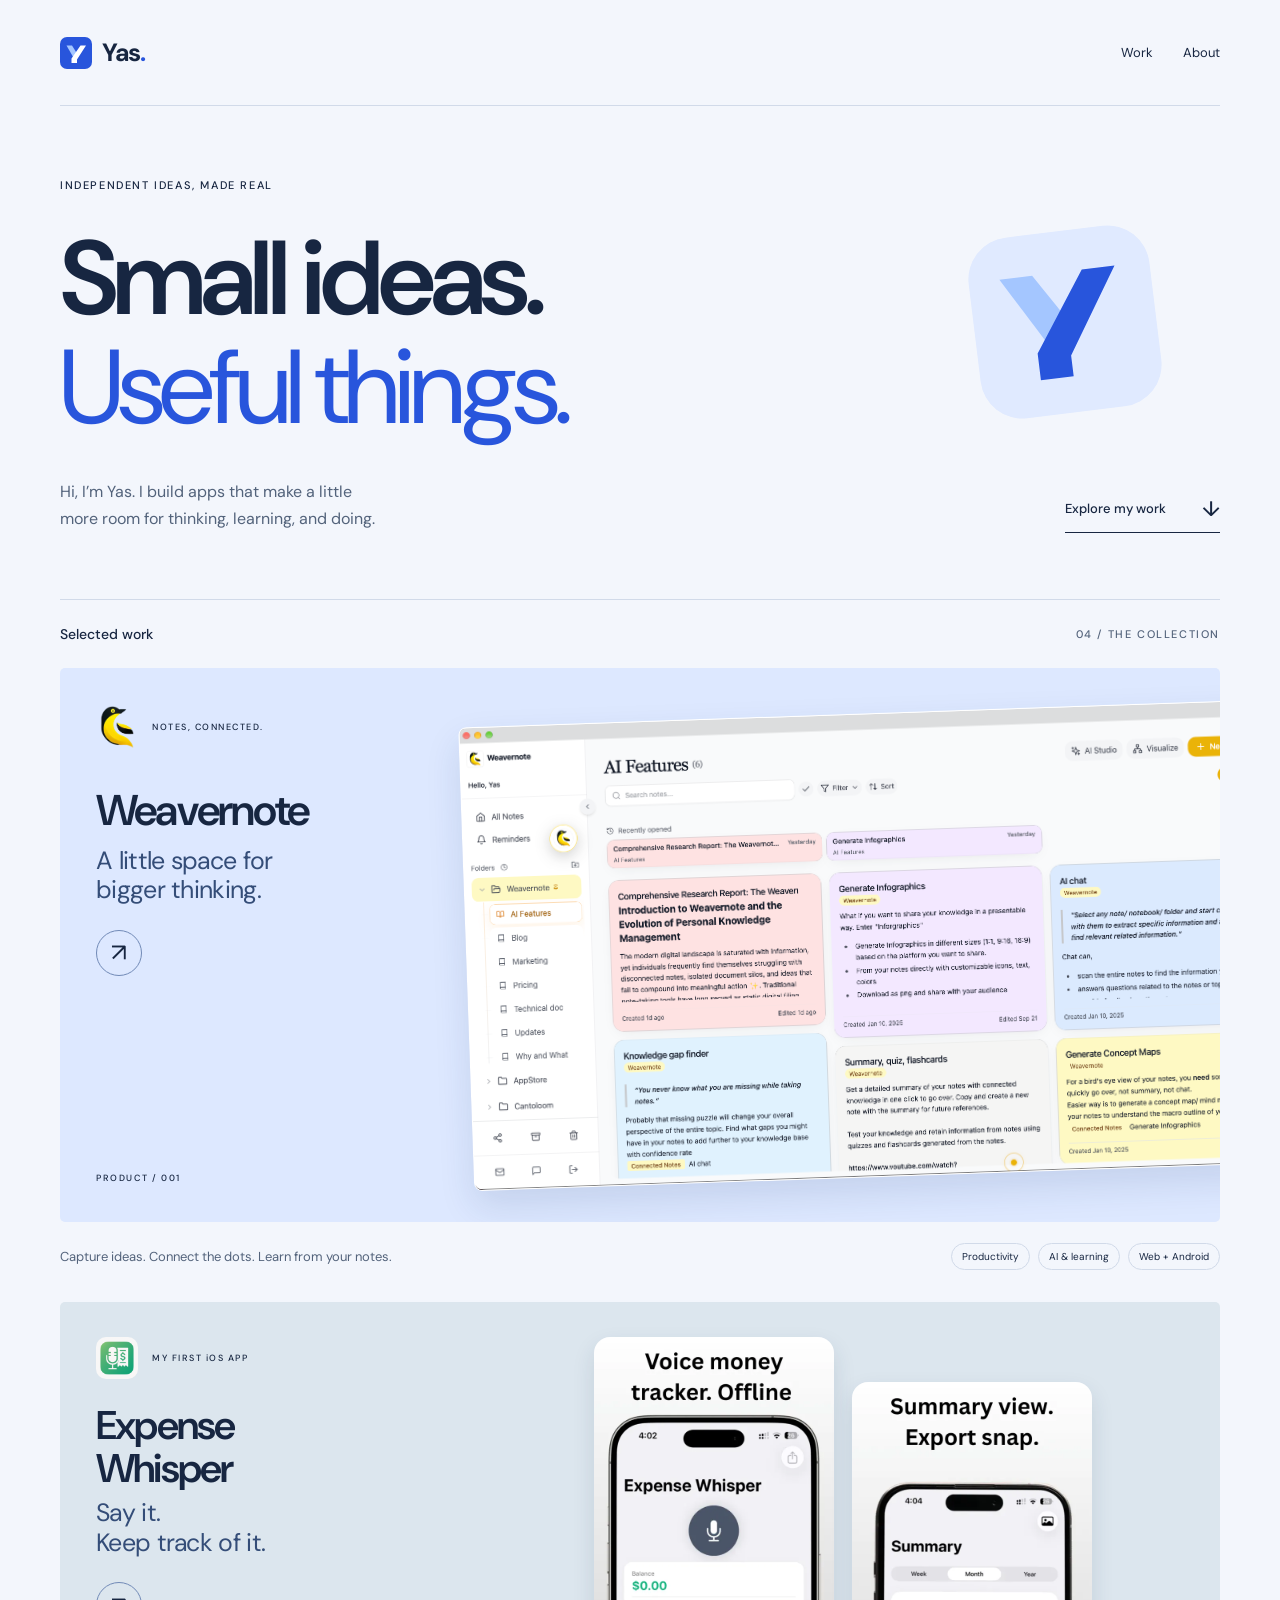
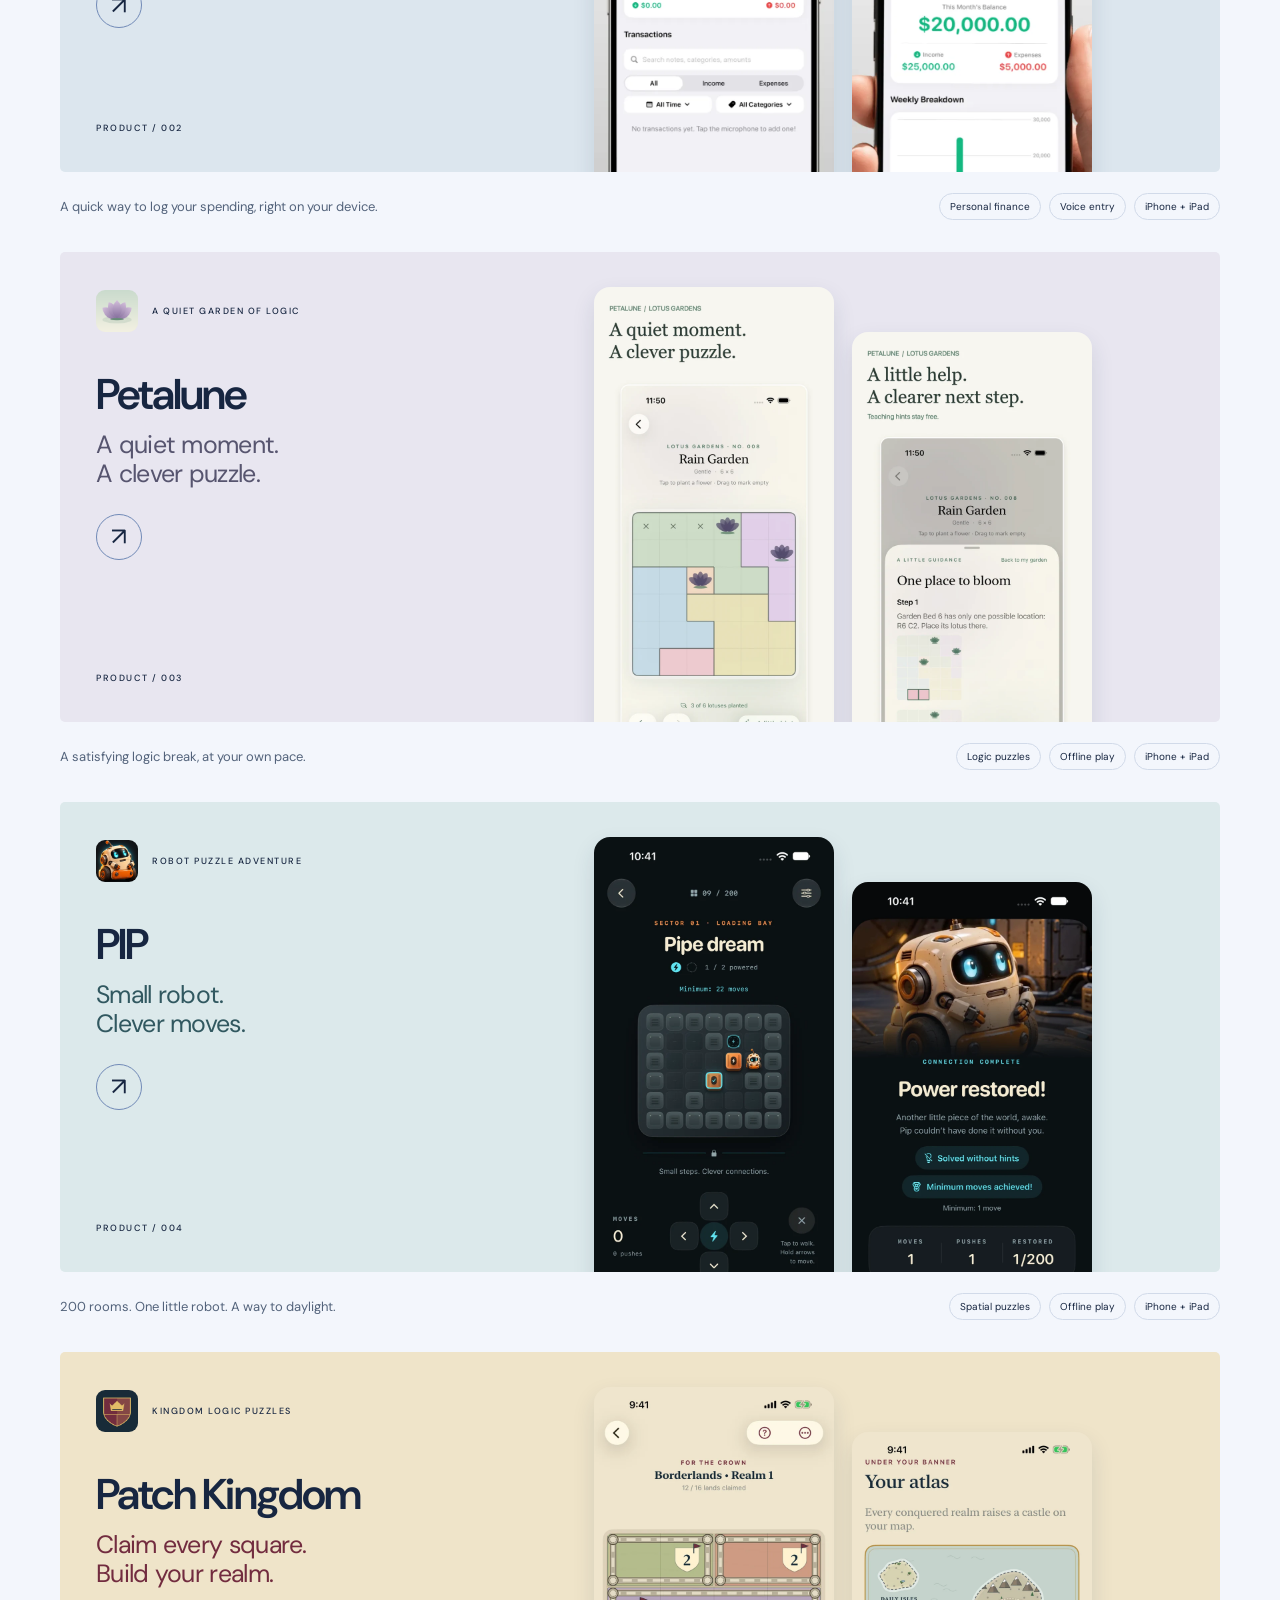
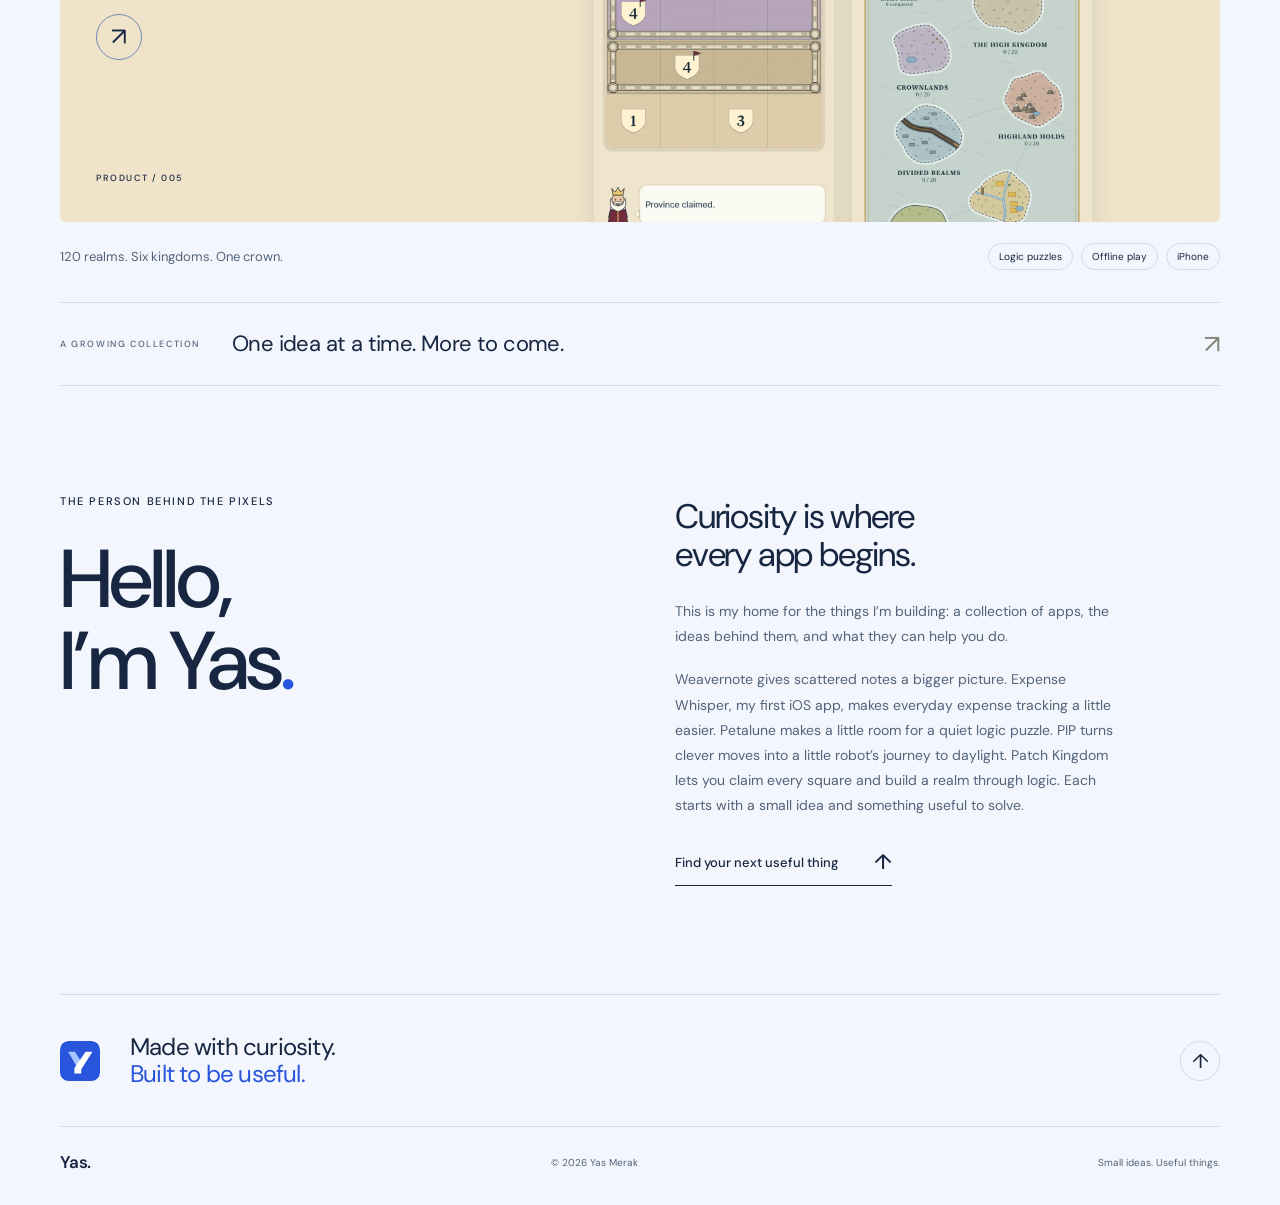
<file: index.html>
<!doctype html>
<html lang="en">
<head>
  <meta charset="utf-8"><meta name="viewport" content="width=device-width,initial-scale=1">
  <title>Yas — Small ideas. Useful things.</title>
  <meta name="description" content="Apps by Yas Merak. Explore Weavernote for connected notes and Expense Whisper for simple voice-based expense tracking, Petalune for a quiet logic puzzle break, PIP for a robot puzzle adventure, and Patch Kingdom for kingdom-building logic puzzles.">
  <link rel="canonical" href="https://yasmerak.site/">
  <meta property="og:title" content="Yas — Small ideas. Useful things."><meta property="og:description" content="Thoughtful apps by Yas. Discover Weavernote, Expense Whisper, Petalune, PIP, and Patch Kingdom."><meta property="og:type" content="website"><meta property="og:url" content="https://yasmerak.site/">
  <meta name="theme-color" content="#f3f6fc"><link rel="icon" href="/assets/favicon.svg" type="image/svg+xml"><link rel="stylesheet" href="/assets/styles.css">
</head>
<body>
  <a class="skip-link" href="#main">Skip to content</a>
  <header class="site-header wrap">
    <a class="brand" href="/" aria-label="Yas home"><img class="brand-symbol" src="/assets/favicon.svg" width="32" height="32" alt="">Yas<span class="brand-period" aria-hidden="true">.</span></a>
    <nav aria-label="Main navigation"><a href="#work">Work</a><a href="#about">About</a></nav>
  </header>
  <main id="main">
    <section class="hero wrap" aria-labelledby="hero-title">
      <div class="eyebrow">INDEPENDENT IDEAS, MADE REAL</div>
      <h1 id="hero-title">Small ideas.<br><em>Useful things.</em></h1>
      <div class="hero-bottom"><p>Hi, I’m Yas. I build apps that make a little<br class="desktop-break"> more room for thinking, learning, and doing.</p><a class="text-link" href="#work">Explore my work <span aria-hidden="true">↓</span></a></div>
      <img class="hero-monogram" src="/assets/monogram.svg" width="200" height="200" alt="" aria-hidden="true">
    </section>
    <section class="work wrap" id="work" aria-labelledby="work-title">
      <div class="section-heading"><h2 id="work-title">Selected work</h2><span class="mono">04 / THE COLLECTION</span></div>
      <article class="product-card">
        <div class="product-card-copy"><div class="product-kicker"><img src="/assets/weavernote-logo.webp" width="42" height="42" alt=""><span>NOTES, CONNECTED.</span></div><h3>Weavernote</h3><p>A little space for<br>bigger thinking.</p><a class="round-link" href="/apps/weavernote/" aria-label="Explore Weavernote"><span aria-hidden="true">↗</span></a><span class="product-index mono">PRODUCT / 001</span></div>
        <a class="product-preview" href="/apps/weavernote/" aria-label="View the Weavernote product page"><img src="/assets/weavernote-workspace-current.png" alt="Weavernote workspace with colorful note cards, folders, and AI Studio" width="1663" height="935" fetchpriority="high"></a>
      </article>
      <div class="product-summary"><p>Capture ideas. Connect the dots. Learn from your notes.</p><div class="tags"><span>Productivity</span><span>AI & learning</span><span>Web + Android</span></div></div>
      <article class="product-card expense-card">
        <div class="product-card-copy"><div class="product-kicker"><img src="/assets/expense-whisper-icon.png" width="42" height="42" alt=""><span>MY FIRST iOS APP</span></div><h3>Expense<br>Whisper</h3><p>Say it.<br>Keep track of it.</p><a class="round-link" href="/apps/expense-whisper/" aria-label="Explore Expense Whisper"><span aria-hidden="true">↗</span></a><span class="product-index mono">PRODUCT / 002</span></div>
        <a class="expense-preview" href="/apps/expense-whisper/" aria-label="View the Expense Whisper product page"><img src="/assets/expense-whisper-home.webp" width="600" height="1299" loading="lazy" alt="Expense Whisper App Store image showing voice entry and the transaction dashboard"><img src="/assets/expense-whisper-summary.webp" width="600" height="1299" loading="lazy" alt="Expense Whisper App Store image showing monthly income and expense summaries"></a>
      </article>
      <div class="product-summary"><p>A quick way to log your spending, right on your device.</p><div class="tags"><span>Personal finance</span><span>Voice entry</span><span>iPhone + iPad</span></div></div>
      <article class="product-card petalune-card">
        <div class="product-card-copy"><div class="product-kicker"><img src="/assets/petalune-icon.png" width="42" height="42" alt=""><span>A QUIET GARDEN OF LOGIC</span></div><h3>Petalune</h3><p>A quiet moment.<br>A clever puzzle.</p><a class="round-link" href="/apps/petalune/" aria-label="Explore Petalune"><span aria-hidden="true">↗</span></a><span class="product-index mono">PRODUCT / 003</span></div>
        <a class="expense-preview" href="/apps/petalune/" aria-label="View the Petalune product page"><img src="/assets/petalune-puzzle.webp" width="720" height="1558" loading="lazy" alt="Petalune’s pastel garden puzzle with lotuses and empty-cell marks"><img src="/assets/petalune-hint.webp" width="720" height="1558" loading="lazy" alt="Petalune teaching hint explaining a deduction"></a>
      </article>
      <div class="product-summary"><p>A satisfying logic break, at your own pace.</p><div class="tags"><span>Logic puzzles</span><span>Offline play</span><span>iPhone + iPad</span></div></div>
      <article class="product-card pip-card">
        <div class="product-card-copy"><div class="product-kicker"><img src="/assets/pip-icon.png" width="42" height="42" alt=""><span>ROBOT PUZZLE ADVENTURE</span></div><h3>PIP</h3><p>Small robot.<br>Clever moves.</p><a class="round-link" href="/apps/pip/" aria-label="Explore PIP"><span aria-hidden="true">↗</span></a><span class="product-index mono">PRODUCT / 004</span></div>
        <a class="expense-preview" href="/apps/pip/" aria-label="View the PIP product page"><img src="/assets/pip-gameplay.webp" width="720" height="1565" loading="lazy" alt="PIP spatial puzzle with power cells, sockets, and a small robot"><img src="/assets/pip-restored.webp" width="720" height="1565" loading="lazy" alt="Pip celebrates a restored room"></a>
      </article>
      <div class="product-summary"><p>200 rooms. One little robot. A way to daylight.</p><div class="tags"><span>Spatial puzzles</span><span>Offline play</span><span>iPhone + iPad</span></div></div>
      <article class="product-card kingdom-card">
        <div class="product-card-copy"><div class="product-kicker"><img src="/assets/patch-kingdom-icon.png" width="42" height="42" alt=""><span>KINGDOM LOGIC PUZZLES</span></div><h3>Patch Kingdom</h3><p>Claim every square.<br>Build your realm.</p><a class="round-link" href="/apps/patch-kingdom/" aria-label="Explore Patch Kingdom"><span aria-hidden="true">↗</span></a><span class="product-index mono">PRODUCT / 005</span></div>
        <a class="expense-preview" href="/apps/patch-kingdom/" aria-label="View the Patch Kingdom product page"><img src="/assets/patch-kingdom-claim.webp" width="720" height="1564" loading="lazy" alt="Patch Kingdom provinces claimed and fortified with stone walls and towers"><img src="/assets/patch-kingdom-atlas.webp" width="720" height="1564" loading="lazy" alt="Patch Kingdom atlas, a sea chart of six kingdoms with castles raised on conquered lands"></a>
      </article>
      <div class="product-summary"><p>120 realms. Six kingdoms. One crown.</p><div class="tags"><span>Logic puzzles</span><span>Offline play</span><span>iPhone</span></div></div>
      <div class="collection-note"><span class="mono">A GROWING COLLECTION</span><p>One idea at a time. More to come.</p><span aria-hidden="true">↗</span></div>
    </section>
    <section class="about wrap" id="about" aria-labelledby="about-title"><div><span class="eyebrow">THE PERSON BEHIND THE PIXELS</span><h2 id="about-title">Hello,<br>I’m Yas<span>.</span></h2></div><div class="about-copy"><p class="about-lead">Curiosity is where<br>every app begins.</p><p>This is my home for the things I’m building: a collection of apps, the ideas behind them, and what they can help you do.</p><p>Weavernote gives scattered notes a bigger picture. Expense Whisper, my first iOS app, makes everyday expense tracking a little easier. Petalune makes a little room for a quiet logic puzzle. PIP turns clever moves into a little robot’s journey to daylight. Patch Kingdom lets you claim every square and build a realm through logic. Each starts with a small idea and something useful to solve.</p><a class="text-link" href="#work">Find your next useful thing <span aria-hidden="true">↑</span></a></div></section>
    <section class="closing wrap"><img class="closing-symbol" src="/assets/favicon.svg" width="40" height="40" alt=""><p>Made with curiosity.<br><em>Built to be useful.</em></p><a href="#main" class="back-top" aria-label="Back to top">↑</a></section>
  </main>
  <footer class="site-footer wrap"><a class="footer-brand" href="/">Yas.</a><span>© 2026 Yas Merak</span><span>Small ideas. Useful things.</span></footer>
</body>
</html>
</file>
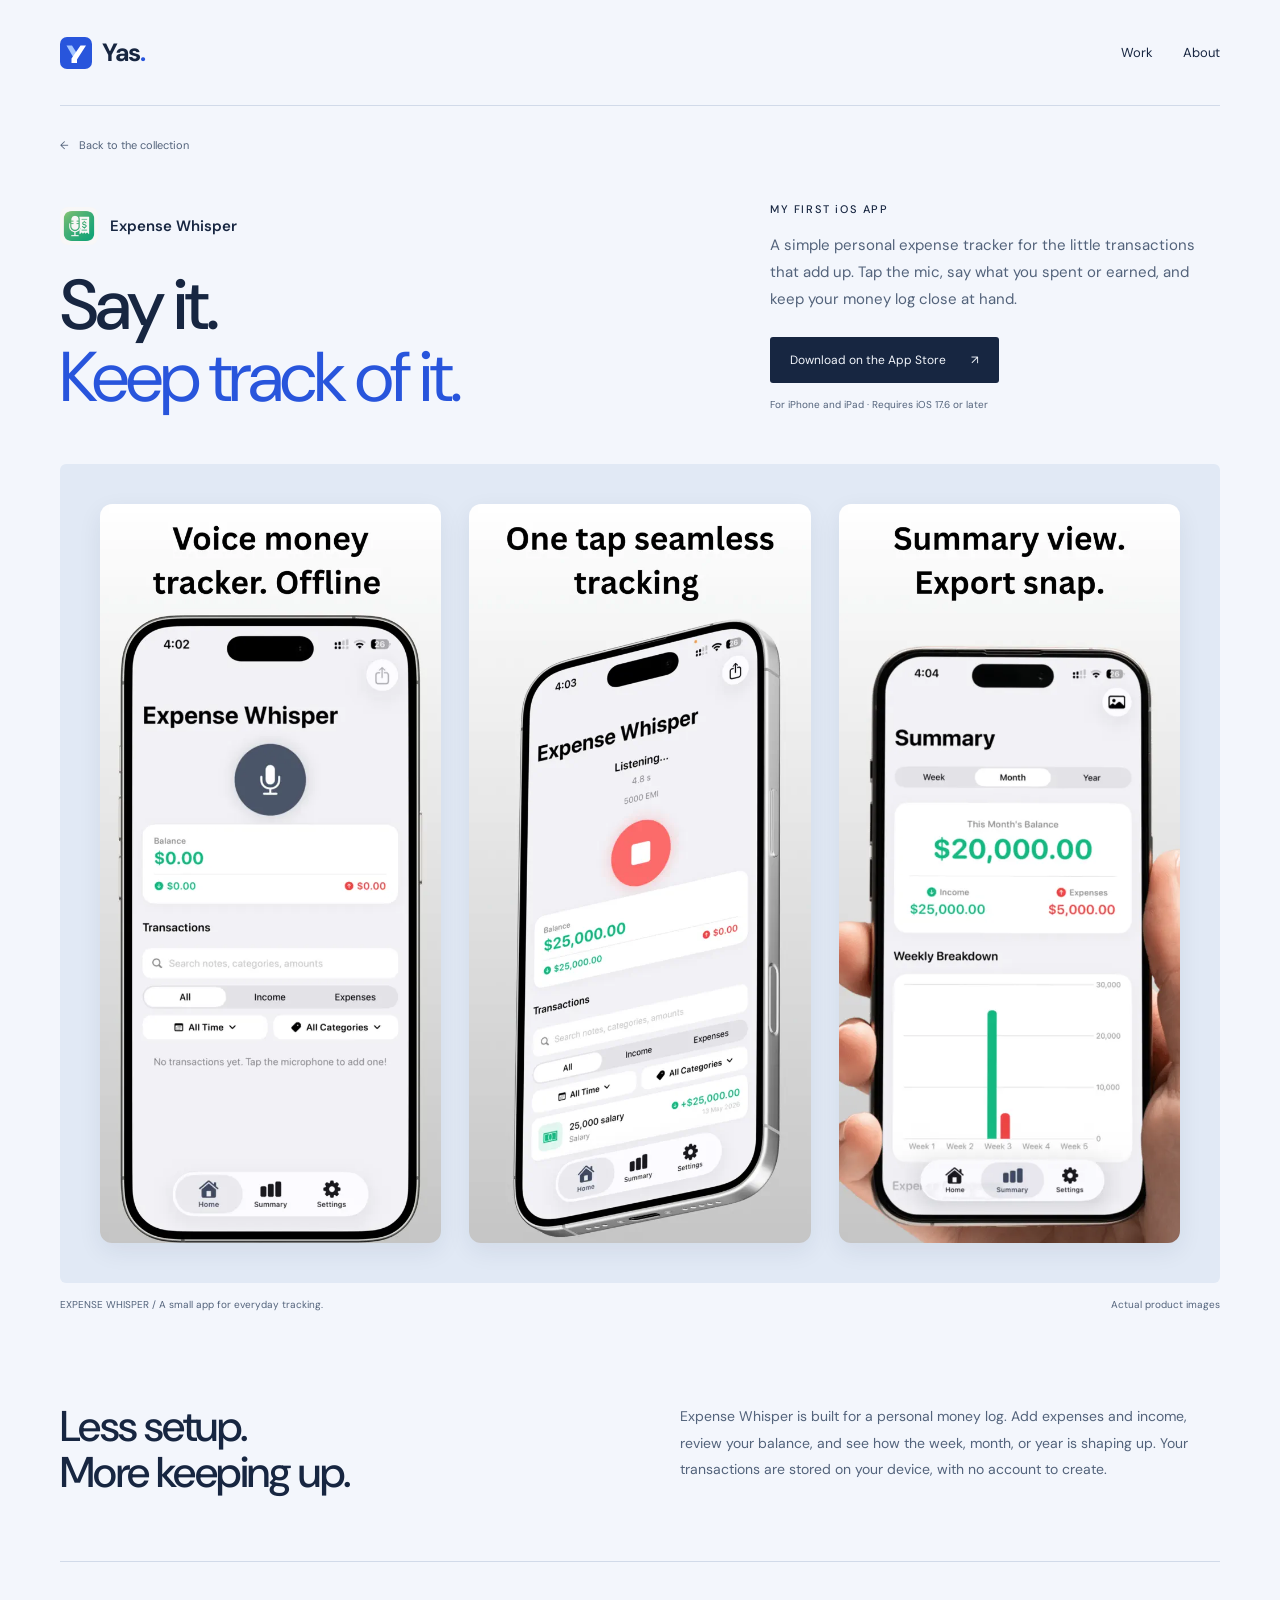
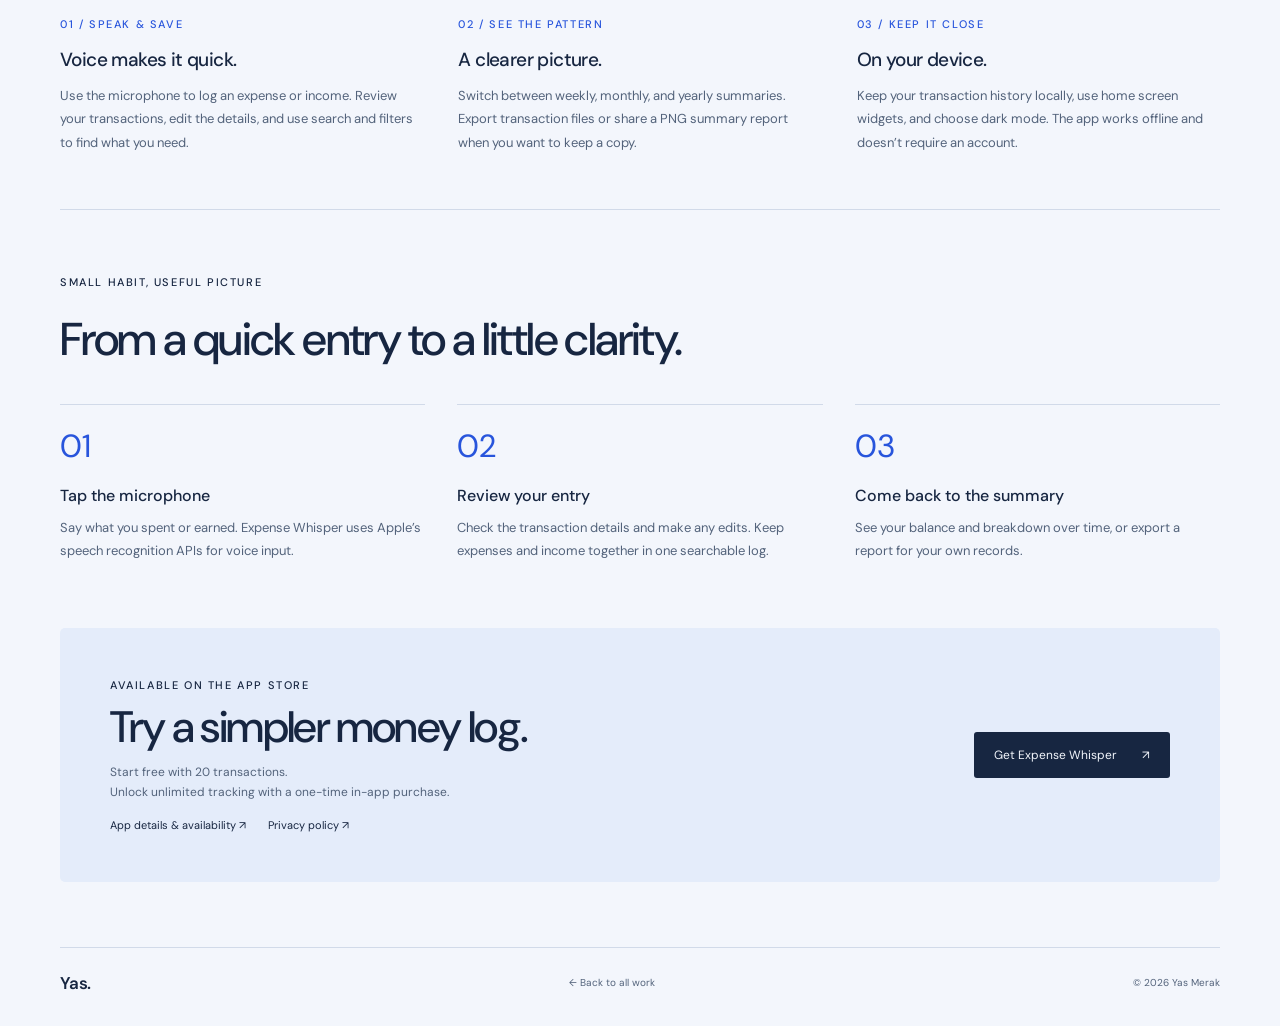
<file: apps/expense-whisper/index.html>
<!doctype html>
<html lang="en">
<head>
  <meta charset="utf-8"><meta name="viewport" content="width=device-width,initial-scale=1">
  <title>Expense Whisper — Say it. Keep track of it. | Yas</title>
  <meta name="description" content="Expense Whisper is Yas’s first iOS app: a personal expense tracker with voice entry, local transaction storage, summaries, reports, and home screen widgets.">
  <link rel="canonical" href="https://yasmerak.site/apps/expense-whisper/">
  <meta property="og:title" content="Expense Whisper — Say it. Keep track of it."><meta property="og:description" content="A simple voice-based expense tracker for iPhone and iPad. My first iOS app."><meta property="og:type" content="website"><meta property="og:url" content="https://yasmerak.site/apps/expense-whisper/">
  <meta name="theme-color" content="#f3f6fc"><link rel="icon" href="/assets/favicon.svg" type="image/svg+xml"><link rel="stylesheet" href="/assets/styles.css">
  <script type="application/ld+json">{"@context":"https://schema.org","@type":"SoftwareApplication","name":"Expense Whisper","url":"https://yasmerak.site/apps/expense-whisper/","installUrl":"https://apps.apple.com/ng/app/expense-whisper/id6755347568","applicationCategory":"FinanceApplication","operatingSystem":"iOS 17.6 or later, iPadOS","description":"Personal expense and income tracking with voice entry, local storage, summaries, exports, and home screen widgets."}</script>
</head>
<body>
  <a class="skip-link" href="#main">Skip to content</a>
  <header class="site-header wrap"><a class="brand" href="/" aria-label="Yas home"><img class="brand-symbol" src="/assets/favicon.svg" width="32" height="32" alt="">Yas<span class="brand-period" aria-hidden="true">.</span></a><nav aria-label="Main navigation"><a href="/#work">Work</a><a href="/#about">About</a></nav></header>
  <main id="main" class="wrap">
    <a class="breadcrumb" href="/#work"><span aria-hidden="true">←</span> Back to the collection</a>
    <section class="product-hero expense-hero" aria-labelledby="product-title"><div><div class="product-label"><img src="/assets/expense-whisper-icon.png" width="38" height="38" alt="">Expense Whisper</div><h1 id="product-title">Say it.<br><em>Keep track of it.</em></h1></div><div class="product-hero-copy"><span class="eyebrow">MY FIRST iOS APP</span><p style="margin-top:16px">A simple personal expense tracker for the little transactions that add up. Tap the mic, say what you spent or earned, and keep your money log close at hand.</p><div class="button-row"><a class="button" href="https://apps.apple.com/ng/app/expense-whisper/id6755347568" target="_blank" rel="noopener noreferrer">Download on the App Store <span aria-hidden="true">↗</span></a></div><p class="platform-note">For iPhone and iPad · Requires iOS 17.6 or later</p></div></section>
    <figure style="margin:0"><div class="app-gallery"><img src="/assets/expense-whisper-home.webp" width="600" height="1299" alt="Expense Whisper product image: voice money tracker and transaction dashboard" fetchpriority="high"><img src="/assets/expense-whisper-voice.webp" width="600" height="1299" alt="Expense Whisper product image: microphone listening to a spoken transaction"><img src="/assets/expense-whisper-summary.webp" width="600" height="1299" alt="Expense Whisper product image: monthly balance, income, expenses, and a weekly breakdown"></div><figcaption class="stage-caption"><span>EXPENSE WHISPER / A small app for everyday tracking.</span><span>Actual product images</span></figcaption></figure>
    <section class="product-intro" aria-labelledby="intro-title"><h2 id="intro-title">Less setup.<br>More keeping up.</h2><p>Expense Whisper is built for a personal money log. Add expenses and income, review your balance, and see how the week, month, or year is shaping up. Your transactions are stored on your device, with no account to create.</p></section>
    <section class="app-features" aria-label="Expense Whisper features"><article><span class="eyebrow">01 / SPEAK & SAVE</span><h2>Voice makes it quick.</h2><p>Use the microphone to log an expense or income. Review your transactions, edit the details, and use search and filters to find what you need.</p></article><article><span class="eyebrow">02 / SEE THE PATTERN</span><h2>A clearer picture.</h2><p>Switch between weekly, monthly, and yearly summaries. Export transaction files or share a PNG summary report when you want to keep a copy.</p></article><article><span class="eyebrow">03 / KEEP IT CLOSE</span><h2>On your device.</h2><p>Keep your transaction history locally, use home screen widgets, and choose dark mode. The app works offline and doesn’t require an account.</p></article></section>
    <section class="workflow" aria-labelledby="workflow-title"><span class="eyebrow">SMALL HABIT, USEFUL PICTURE</span><h2 id="workflow-title">From a quick entry to a little clarity.</h2><div class="workflow-grid"><div class="workflow-step"><span class="step-number">01</span><h3>Tap the microphone</h3><p>Say what you spent or earned. Expense Whisper uses Apple’s speech recognition APIs for voice input.</p></div><div class="workflow-step"><span class="step-number">02</span><h3>Review your entry</h3><p>Check the transaction details and make any edits. Keep expenses and income together in one searchable log.</p></div><div class="workflow-step"><span class="step-number">03</span><h3>Come back to the summary</h3><p>See your balance and breakdown over time, or export a report for your own records.</p></div></div></section>
    <section class="product-cta" aria-labelledby="try-title"><div><span class="eyebrow">AVAILABLE ON THE APP STORE</span><h2 id="try-title">Try a simpler money log.</h2><p>Start free with 20 transactions.<br>Unlock unlimited tracking with a one-time in-app purchase.</p><div class="product-links"><a href="https://apps.apple.com/ng/app/expense-whisper/id6755347568" target="_blank" rel="noopener noreferrer">App details & availability ↗</a><a href="https://funny-parmesan-c20.notion.site/Expense-Whisper-Privacy-Policy-35f843e909c380c182e0c165811179e5" target="_blank" rel="noopener noreferrer">Privacy policy ↗</a></div></div><div class="button-row"><a class="button" href="https://apps.apple.com/ng/app/expense-whisper/id6755347568" target="_blank" rel="noopener noreferrer">Get Expense Whisper <span aria-hidden="true">↗</span></a></div></section>
  </main>
  <footer class="site-footer wrap"><a class="footer-brand" href="/">Yas.</a><a href="/#work">← Back to all work</a><span>© 2026 Yas Merak</span></footer>
</body>
</html>
</file>
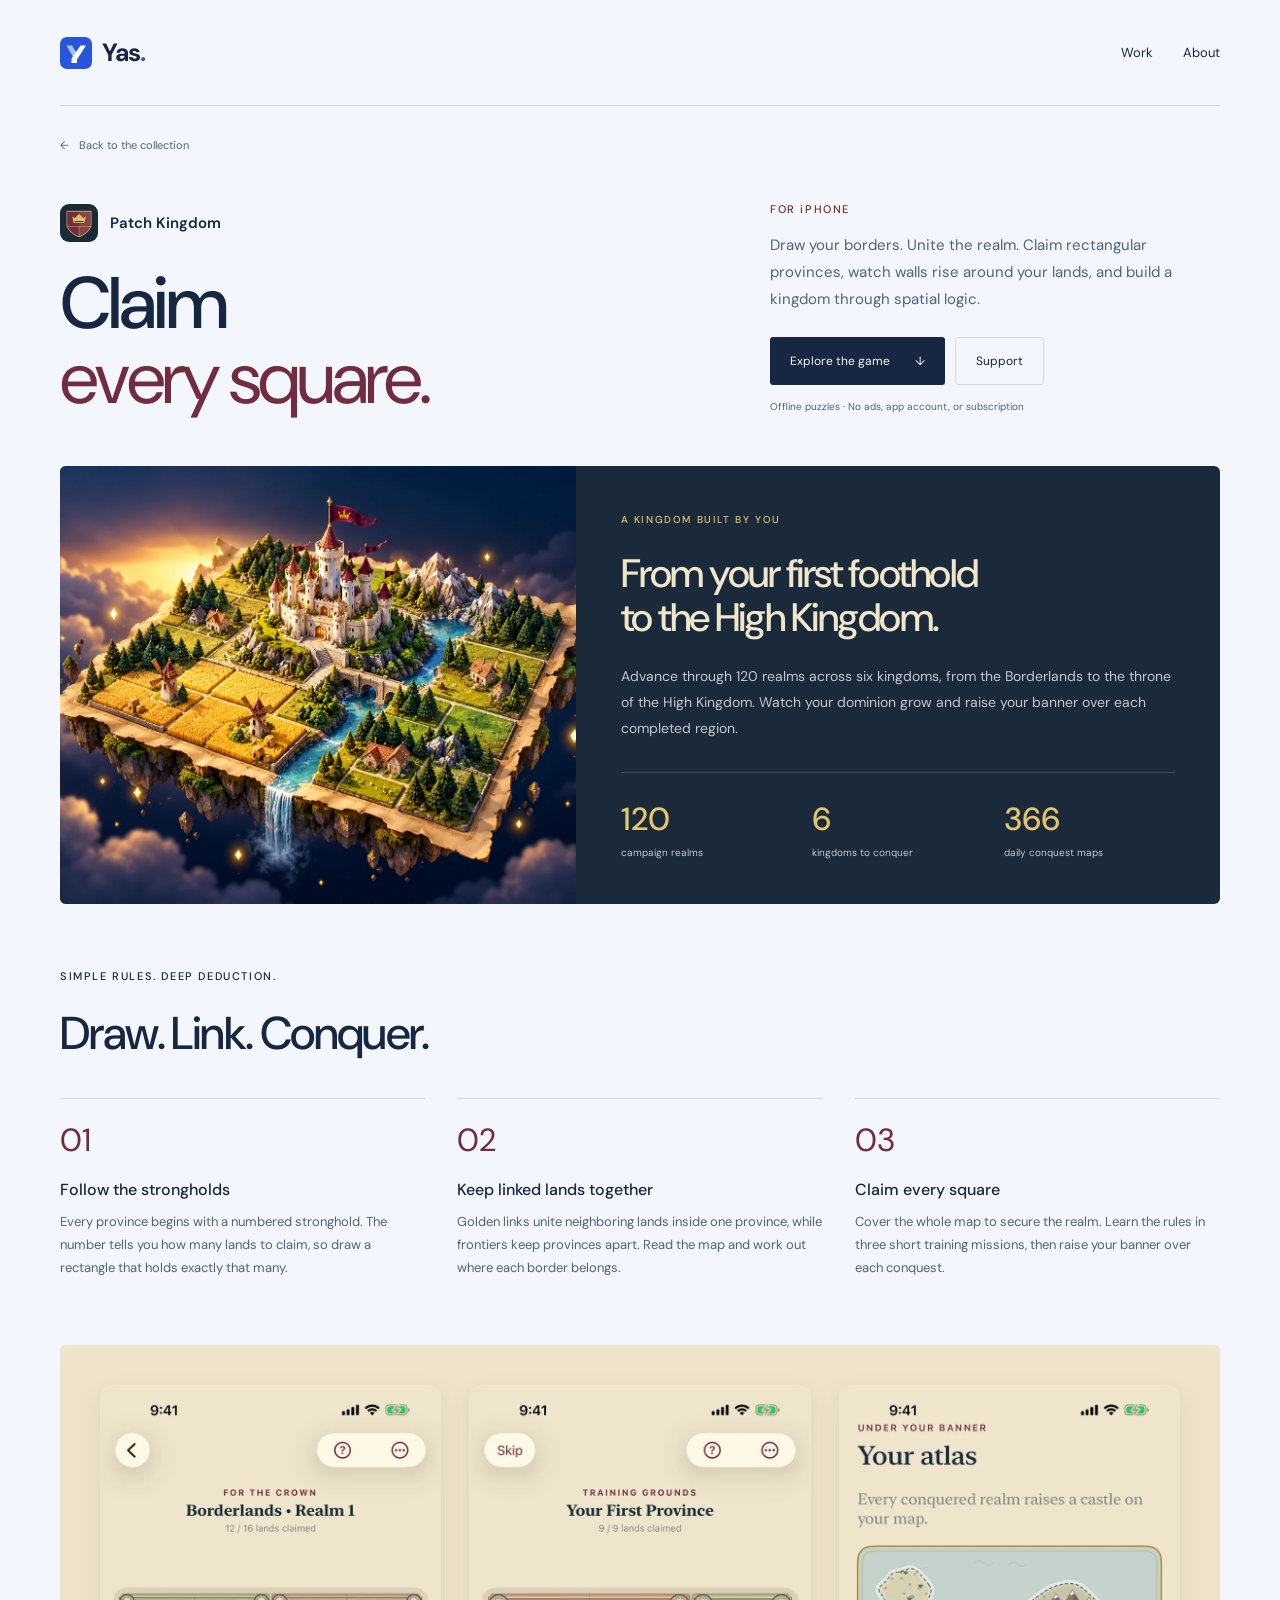
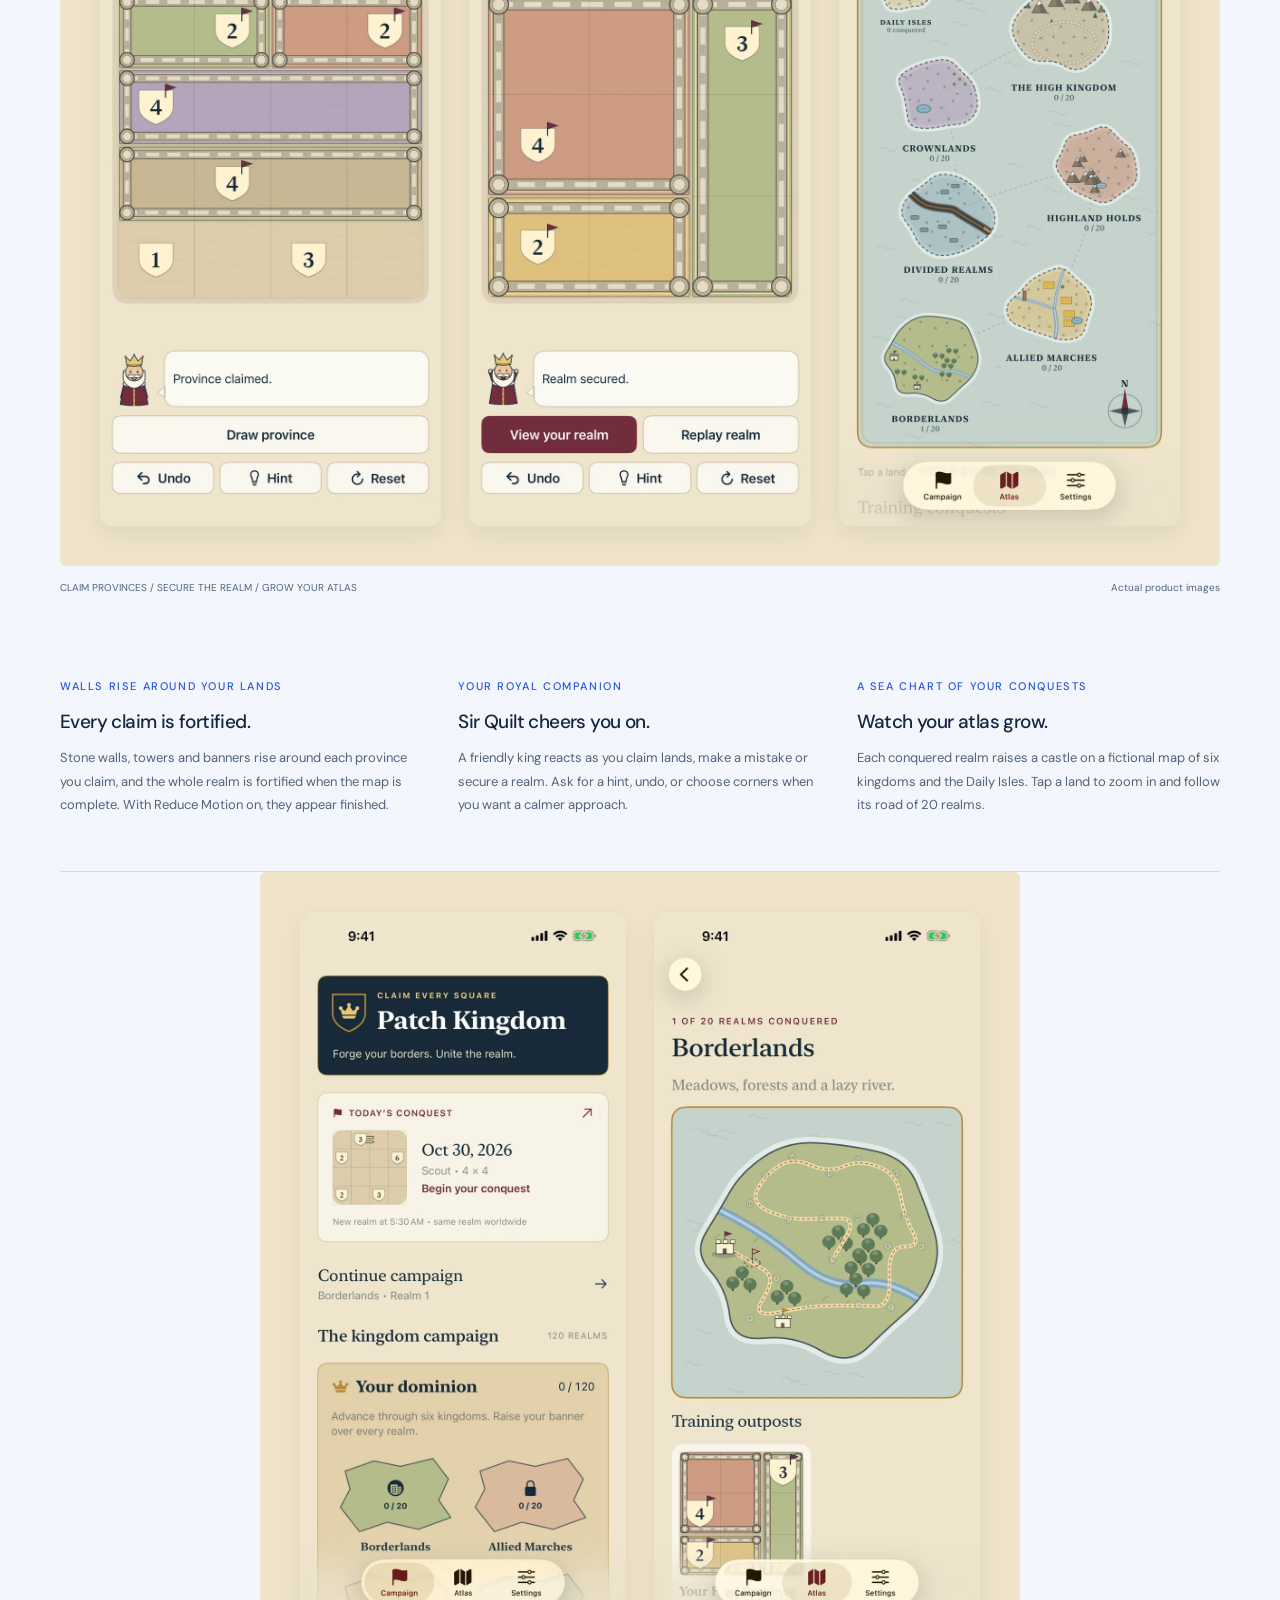
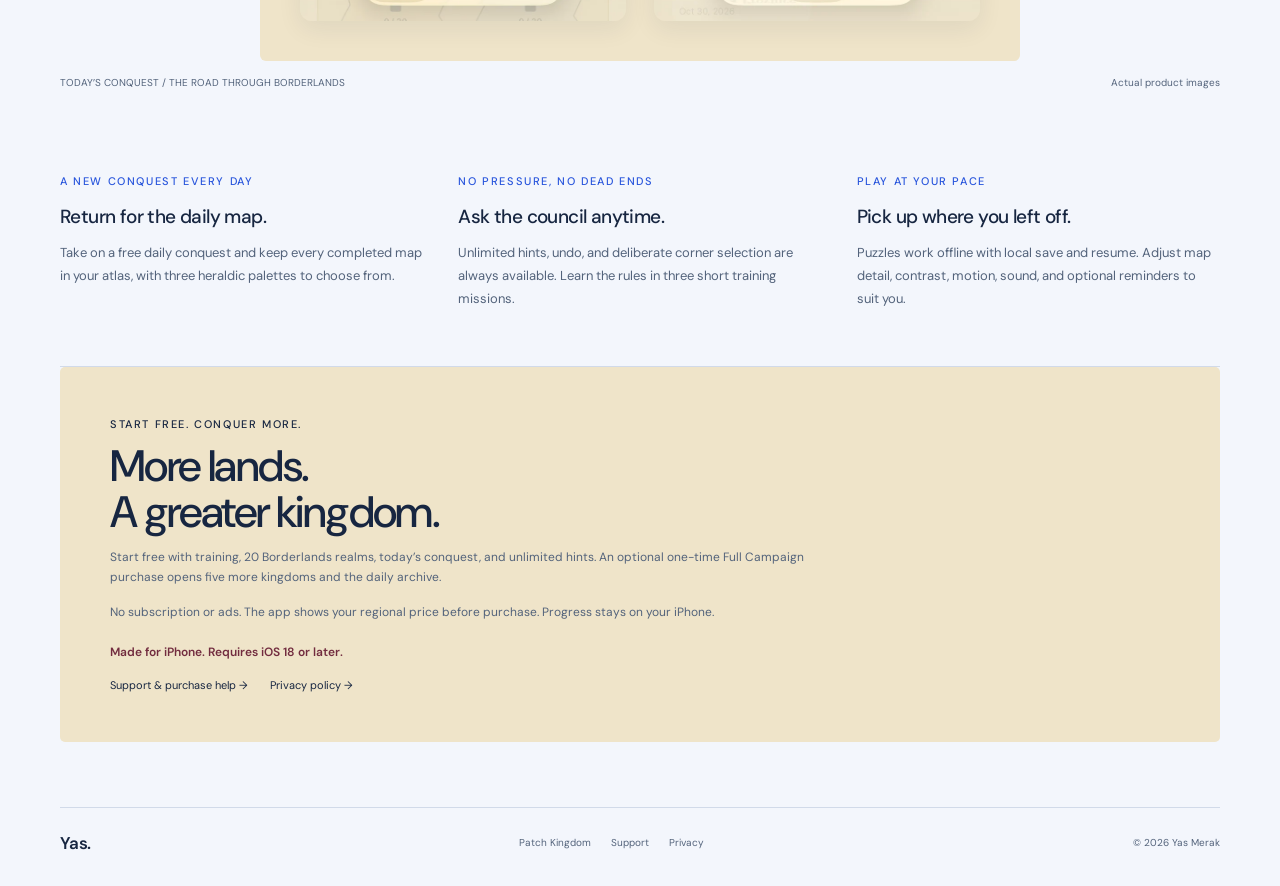
<file: apps/patch-kingdom/index.html>
<!doctype html>
<html lang="en">
<head>
  <meta charset="utf-8"><meta name="viewport" content="width=device-width,initial-scale=1">
  <title>Patch Kingdom — Claim every square. | Yas</title><meta name="description" content="Draw rectangular provinces, unite linked lands, and conquer 120 offline logic maps across six kingdoms on iPhone. Start free, with a free daily conquest and an optional one-time Full Campaign unlock.">
  <link rel="canonical" href="https://yasmerak.site/apps/patch-kingdom/">
  <meta property="og:title" content="Patch Kingdom — Claim every square. | Yas"><meta property="og:description" content="Draw rectangular provinces, unite linked lands, and conquer 120 offline logic maps across six kingdoms on iPhone."><meta property="og:type" content="website"><meta property="og:url" content="https://yasmerak.site/apps/patch-kingdom/"><meta property="og:image" content="https://yasmerak.site/assets/patch-kingdom-icon.png">
  <meta name="theme-color" content="#f0e6cc"><link rel="icon" href="/assets/favicon.svg" type="image/svg+xml"><link rel="stylesheet" href="/assets/styles.css">
</head>
<body>
  <a class="skip-link" href="#main">Skip to content</a>
  <header class="site-header wrap"><a class="brand" href="/" aria-label="Yas home"><img class="brand-symbol" src="/assets/favicon.svg" width="32" height="32" alt="">Yas<span class="brand-period" aria-hidden="true">.</span></a><nav aria-label="Main navigation"><a href="/#work">Work</a><a href="/#about">About</a></nav></header>
  <main id="main" class="wrap kingdom-page">
    <a class="breadcrumb" href="/#work"><span aria-hidden="true">←</span> Back to the collection</a>
    <section class="product-hero kingdom-hero" aria-labelledby="product-title">
      <div><div class="product-label"><img src="/assets/patch-kingdom-icon.png" width="38" height="38" alt="">Patch Kingdom</div><h1 id="product-title">Claim<br><em>every square.</em></h1></div>
      <div class="product-hero-copy"><span class="eyebrow kingdom-release">FOR iPHONE</span><p>Draw your borders. Unite the realm. Claim rectangular provinces, watch walls rise around your lands, and build a kingdom through spatial logic.</p><div class="button-row"><a class="button" href="#how-to-play">Explore the game <span aria-hidden="true">↓</span></a><a class="button secondary-button" href="/apps/patch-kingdom/support/">Support</a></div><p class="platform-note">Offline puzzles · No ads, app account, or subscription</p></div>
    </section>
    <section class="kingdom-story" aria-labelledby="story-title"><img src="/assets/patch-kingdom-intro.webp" width="1200" height="900" alt="A floating kingdom map with a castle, farmland, forests, a river and a waterfall at sunset" fetchpriority="high"><div class="kingdom-story-copy"><span class="eyebrow">A KINGDOM BUILT BY YOU</span><h2 id="story-title">From your first foothold<br>to the High Kingdom.</h2><p>Advance through 120 realms across six kingdoms, from the Borderlands to the throne of the High Kingdom. Watch your dominion grow and raise your banner over each completed region.</p><div class="kingdom-facts"><div><strong>120</strong><span>campaign realms</span></div><div><strong>6</strong><span>kingdoms to conquer</span></div><div><strong>366</strong><span>daily conquest maps</span></div></div></div></section>
    <section class="workflow" id="how-to-play" aria-labelledby="rules-title"><span class="eyebrow">SIMPLE RULES. DEEP DEDUCTION.</span><h2 id="rules-title">Draw. Link. Conquer.</h2><div class="workflow-grid"><div class="workflow-step"><span class="step-number">01</span><h3>Follow the strongholds</h3><p>Every province begins with a numbered stronghold. The number tells you how many lands to claim, so draw a rectangle that holds exactly that many.</p></div><div class="workflow-step"><span class="step-number">02</span><h3>Keep linked lands together</h3><p>Golden links unite neighboring lands inside one province, while frontiers keep provinces apart. Read the map and work out where each border belongs.</p></div><div class="workflow-step"><span class="step-number">03</span><h3>Claim every square</h3><p>Cover the whole map to secure the realm. Learn the rules in three short training missions, then raise your banner over each conquest.</p></div></div></section>
    <figure class="kingdom-figure"><div class="app-gallery kingdom-gallery"><img src="/assets/patch-kingdom-claim.webp" width="720" height="1564" alt="Borderlands Realm 1 with four provinces claimed, each fortified by stone walls and towers, and Sir Quilt saying province claimed" loading="lazy"><img src="/assets/patch-kingdom-secured.webp" width="720" height="1564" alt="Training realm fully claimed with every province walled in, and Sir Quilt cheering that the realm is secured" loading="lazy"><img src="/assets/patch-kingdom-atlas.webp" width="720" height="1564" alt="Your atlas: a sea chart of six kingdoms and the Daily Isles, with castles raised on Borderlands" loading="lazy"></div><figcaption class="stage-caption"><span>CLAIM PROVINCES / SECURE THE REALM / GROW YOUR ATLAS</span><span>Actual product images</span></figcaption></figure>
    <section class="app-features" aria-label="Patch Kingdom features"><article><span class="eyebrow">WALLS RISE AROUND YOUR LANDS</span><h2>Every claim is fortified.</h2><p>Stone walls, towers and banners rise around each province you claim, and the whole realm is fortified when the map is complete. With Reduce Motion on, they appear finished.</p></article><article><span class="eyebrow">YOUR ROYAL COMPANION</span><h2>Sir Quilt cheers you on.</h2><p>A friendly king reacts as you claim lands, make a mistake or secure a realm. Ask for a hint, undo, or choose corners when you want a calmer approach.</p></article><article><span class="eyebrow">A SEA CHART OF YOUR CONQUESTS</span><h2>Watch your atlas grow.</h2><p>Each conquered realm raises a castle on a fictional map of six kingdoms and the Daily Isles. Tap a land to zoom in and follow its road of 20 realms.</p></article></section>
    <figure class="kingdom-figure"><div class="app-gallery kingdom-gallery kingdom-pair"><img src="/assets/patch-kingdom-home.webp" width="720" height="1564" alt="Patch Kingdom home with today’s conquest, continue campaign and the six-kingdom dominion" loading="lazy"><img src="/assets/patch-kingdom-land.webp" width="720" height="1564" alt="Borderlands close-up with a winding road of numbered realms, a river, forests and two castles" loading="lazy"></div><figcaption class="stage-caption"><span>TODAY’S CONQUEST / THE ROAD THROUGH BORDERLANDS</span><span>Actual product images</span></figcaption></figure>
    <section class="app-features" aria-label="More about Patch Kingdom"><article><span class="eyebrow">A NEW CONQUEST EVERY DAY</span><h2>Return for the daily map.</h2><p>Take on a free daily conquest and keep every completed map in your atlas, with three heraldic palettes to choose from.</p></article><article><span class="eyebrow">NO PRESSURE, NO DEAD ENDS</span><h2>Ask the council anytime.</h2><p>Unlimited hints, undo, and deliberate corner selection are always available. Learn the rules in three short training missions.</p></article><article><span class="eyebrow">PLAY AT YOUR PACE</span><h2>Pick up where you left off.</h2><p>Puzzles work offline with local save and resume. Adjust map detail, contrast, motion, sound, and optional reminders to suit you.</p></article></section>
    <section class="product-cta kingdom-cta" aria-labelledby="offer-title"><div><span class="eyebrow">START FREE. CONQUER MORE.</span><h2 id="offer-title">More lands.<br>A greater kingdom.</h2><p>Start free with training, 20 Borderlands realms, today’s conquest, and unlimited hints. An optional one-time Full Campaign purchase opens five more kingdoms and the daily archive.</p><p class="offer-note">No subscription or ads. The app shows your regional price before purchase. Progress stays on your iPhone.</p><p class="kingdom-availability">Made for iPhone. Requires iOS 18 or later.</p><div class="product-links"><a href="/apps/patch-kingdom/support/">Support &amp; purchase help →</a><a href="/apps/patch-kingdom/privacy/">Privacy policy →</a></div></div></section>
  </main>
  <footer class="site-footer wrap"><a class="footer-brand" href="/">Yas.</a><nav class="petalune-nav" aria-label="Patch Kingdom navigation"><a href="/apps/patch-kingdom/">Patch Kingdom</a><a href="/apps/patch-kingdom/support/">Support</a><a href="/apps/patch-kingdom/privacy/">Privacy</a></nav><span>© 2026 Yas Merak</span></footer>
</body>
</html>
</file>
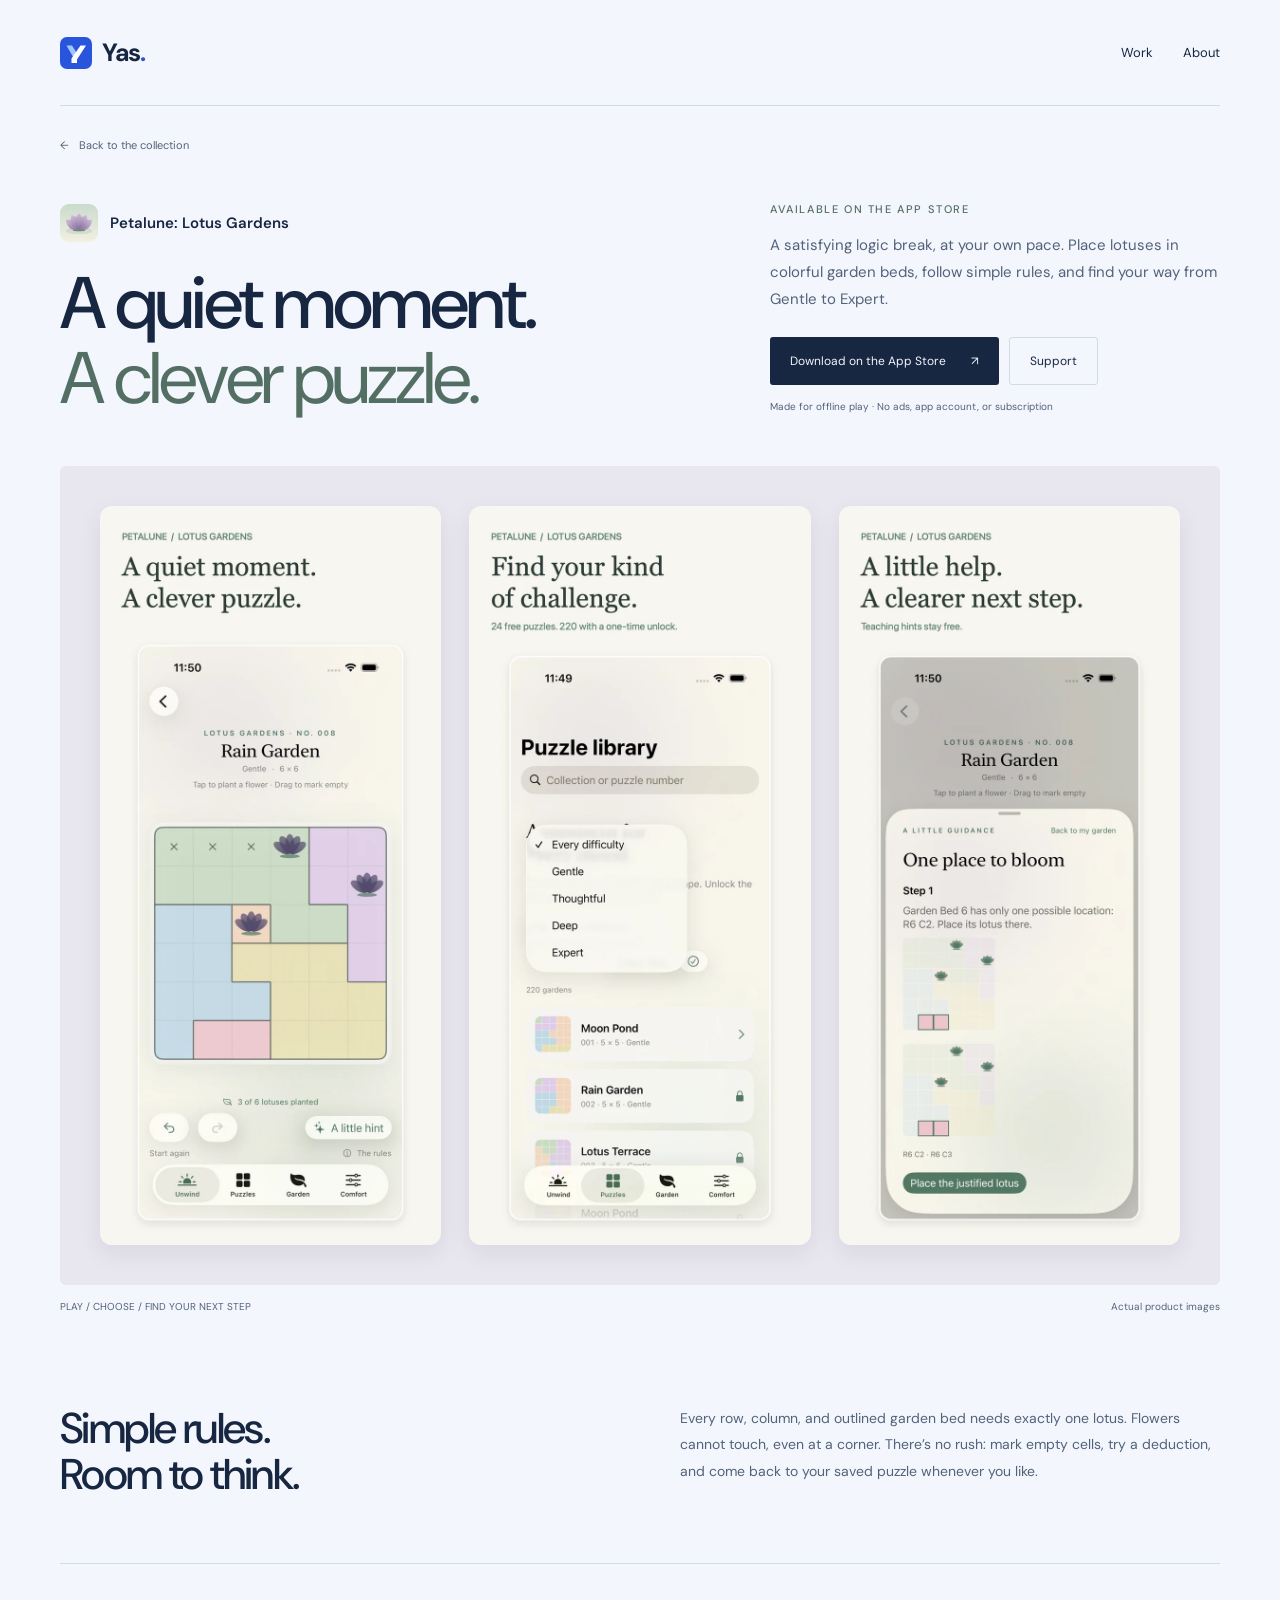
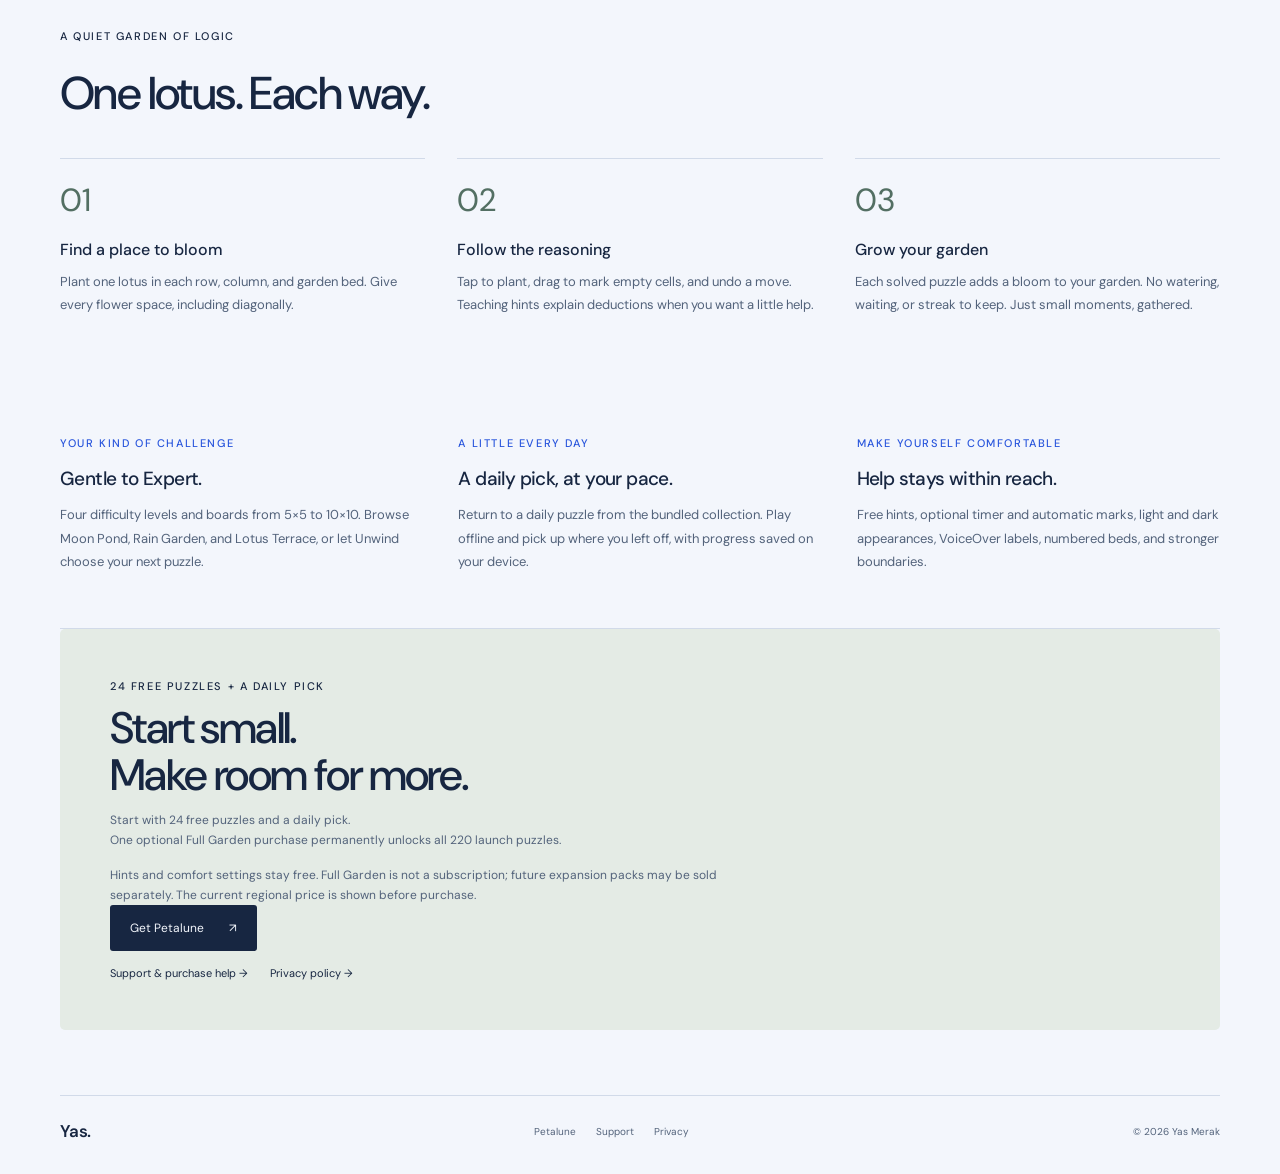
<file: apps/petalune/index.html>
<!doctype html>
<html lang="en">
<head>
  <meta charset="utf-8"><meta name="viewport" content="width=device-width,initial-scale=1">
  <title>Petalune — A quiet garden of logic | Yas</title>
  <meta name="description" content="A calm offline logic puzzle game for iPhone and iPad. Start with 24 free puzzles, a daily pick, and teaching hints.">
  <link rel="canonical" href="https://yasmerak.site/apps/petalune/">
  <meta property="og:title" content="Petalune — A quiet garden of logic"><meta property="og:description" content="A calm offline logic puzzle game for iPhone and iPad. Start with 24 free puzzles, a daily pick, and teaching hints."><meta property="og:type" content="website"><meta property="og:url" content="https://yasmerak.site/apps/petalune/"><meta property="og:image" content="https://yasmerak.site/assets/petalune-icon.png">
  <meta name="theme-color" content="#f3f6fc"><link rel="icon" href="/assets/favicon.svg" type="image/svg+xml"><link rel="stylesheet" href="/assets/styles.css">
</head>
<body>
  <a class="skip-link" href="#main">Skip to content</a>
  <header class="site-header wrap"><a class="brand" href="/" aria-label="Yas home"><img class="brand-symbol" src="/assets/favicon.svg" width="32" height="32" alt="">Yas<span class="brand-period" aria-hidden="true">.</span></a><nav aria-label="Main navigation"><a href="/#work">Work</a><a href="/#about">About</a></nav></header>
  <main id="main" class="wrap petalune-page">
    <a class="breadcrumb" href="/#work"><span aria-hidden="true">←</span> Back to the collection</a>
    <section class="product-hero petalune-hero" aria-labelledby="product-title">
      <div><div class="product-label"><img src="/assets/petalune-icon.png" width="38" height="38" alt="">Petalune: Lotus Gardens</div><h1 id="product-title">A quiet moment.<br><em>A clever puzzle.</em></h1></div>
      <div class="product-hero-copy"><span class="eyebrow release-label">AVAILABLE ON THE APP STORE</span><p>A satisfying logic break, at your own pace. Place lotuses in colorful garden beds, follow simple rules, and find your way from Gentle to Expert.</p><div class="button-row"><a class="button" href="https://apps.apple.com/in/app/petalune-lotus-gardens/id6818517165" target="_blank" rel="noopener noreferrer">Download on the App Store <span aria-hidden="true">↗</span></a><a class="button secondary-button" href="/apps/petalune/support/">Support</a></div><p class="platform-note">Made for offline play · No ads, app account, or subscription</p></div>
    </section>
    <figure class="petalune-figure"><div class="app-gallery petalune-gallery"><img src="/assets/petalune-puzzle.webp" width="720" height="1558" alt="Petalune gameplay: a pastel Rain Garden puzzle with lotuses and empty-cell marks" fetchpriority="high"><img src="/assets/petalune-choice.webp" width="720" height="1558" alt="Petalune puzzle library with difficulty and board-size choices" loading="lazy"><img src="/assets/petalune-hint.webp" width="720" height="1558" alt="Petalune teaching hint explaining a deduction on the puzzle board" loading="lazy"></div><figcaption class="stage-caption"><span>PLAY / CHOOSE / FIND YOUR NEXT STEP</span><span>Actual product images</span></figcaption></figure>
    <section class="product-intro" aria-labelledby="intro-title"><h2 id="intro-title">Simple rules.<br>Room to think.</h2><p>Every row, column, and outlined garden bed needs exactly one lotus. Flowers cannot touch, even at a corner. There’s no rush: mark empty cells, try a deduction, and come back to your saved puzzle whenever you like.</p></section>
    <section class="workflow" id="how-to-play" aria-labelledby="rules-title"><span class="eyebrow">A QUIET GARDEN OF LOGIC</span><h2 id="rules-title">One lotus. Each way.</h2><div class="workflow-grid"><div class="workflow-step"><span class="step-number">01</span><h3>Find a place to bloom</h3><p>Plant one lotus in each row, column, and garden bed. Give every flower space, including diagonally.</p></div><div class="workflow-step"><span class="step-number">02</span><h3>Follow the reasoning</h3><p>Tap to plant, drag to mark empty cells, and undo a move. Teaching hints explain deductions when you want a little help.</p></div><div class="workflow-step"><span class="step-number">03</span><h3>Grow your garden</h3><p>Each solved puzzle adds a bloom to your garden. No watering, waiting, or streak to keep. Just small moments, gathered.</p></div></div></section>
    <section class="app-features" aria-label="Petalune features"><article><span class="eyebrow">YOUR KIND OF CHALLENGE</span><h2>Gentle to Expert.</h2><p>Four difficulty levels and boards from 5×5 to 10×10. Browse Moon Pond, Rain Garden, and Lotus Terrace, or let Unwind choose your next puzzle.</p></article><article><span class="eyebrow">A LITTLE EVERY DAY</span><h2>A daily pick, at your pace.</h2><p>Return to a daily puzzle from the bundled collection. Play offline and pick up where you left off, with progress saved on your device.</p></article><article><span class="eyebrow">MAKE YOURSELF COMFORTABLE</span><h2>Help stays within reach.</h2><p>Free hints, optional timer and automatic marks, light and dark appearances, VoiceOver labels, numbered beds, and stronger boundaries.</p></article></section>
    <section class="product-cta petalune-cta" aria-labelledby="offer-title"><div><span class="eyebrow">24 FREE PUZZLES + A DAILY PICK</span><h2 id="offer-title">Start small.<br>Make room for more.</h2><p>Start with 24 free puzzles and a daily pick.<br>One optional Full Garden purchase permanently unlocks all 220 launch puzzles.</p><p class="offer-note">Hints and comfort settings stay free. Full Garden is not a subscription; future expansion packs may be sold separately. The current regional price is shown before purchase.</p><div class="button-row"><a class="button" href="https://apps.apple.com/in/app/petalune-lotus-gardens/id6818517165" target="_blank" rel="noopener noreferrer">Get Petalune <span aria-hidden="true">↗</span></a></div><div class="product-links"><a href="/apps/petalune/support/">Support &amp; purchase help →</a><a href="/apps/petalune/privacy/">Privacy policy →</a></div></div></section>
  </main>
  <footer class="site-footer wrap"><a class="footer-brand" href="/">Yas.</a><nav class="petalune-nav" aria-label="Petalune navigation"><a href="/apps/petalune/">Petalune</a><a href="/apps/petalune/support/">Support</a><a href="/apps/petalune/privacy/">Privacy</a></nav><span>© 2026 Yas Merak</span></footer>
</body>
</html>
</file>
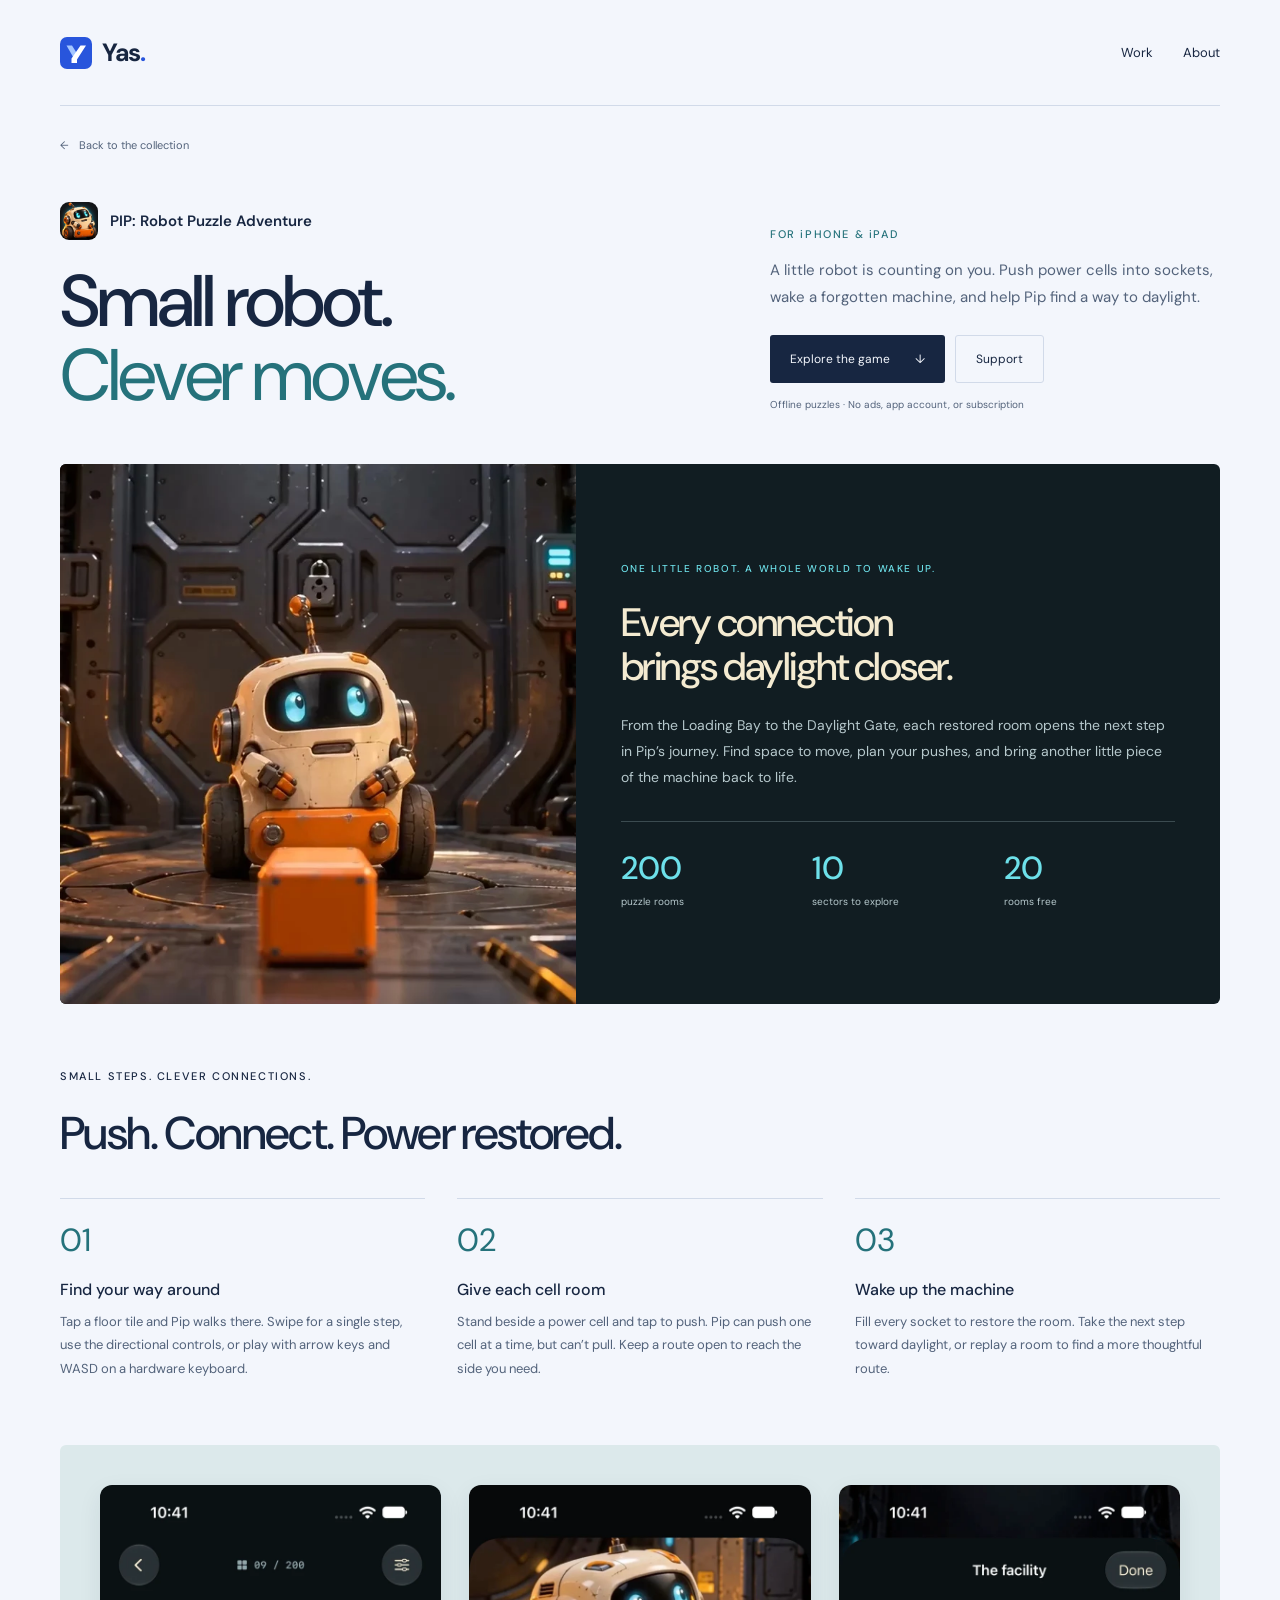
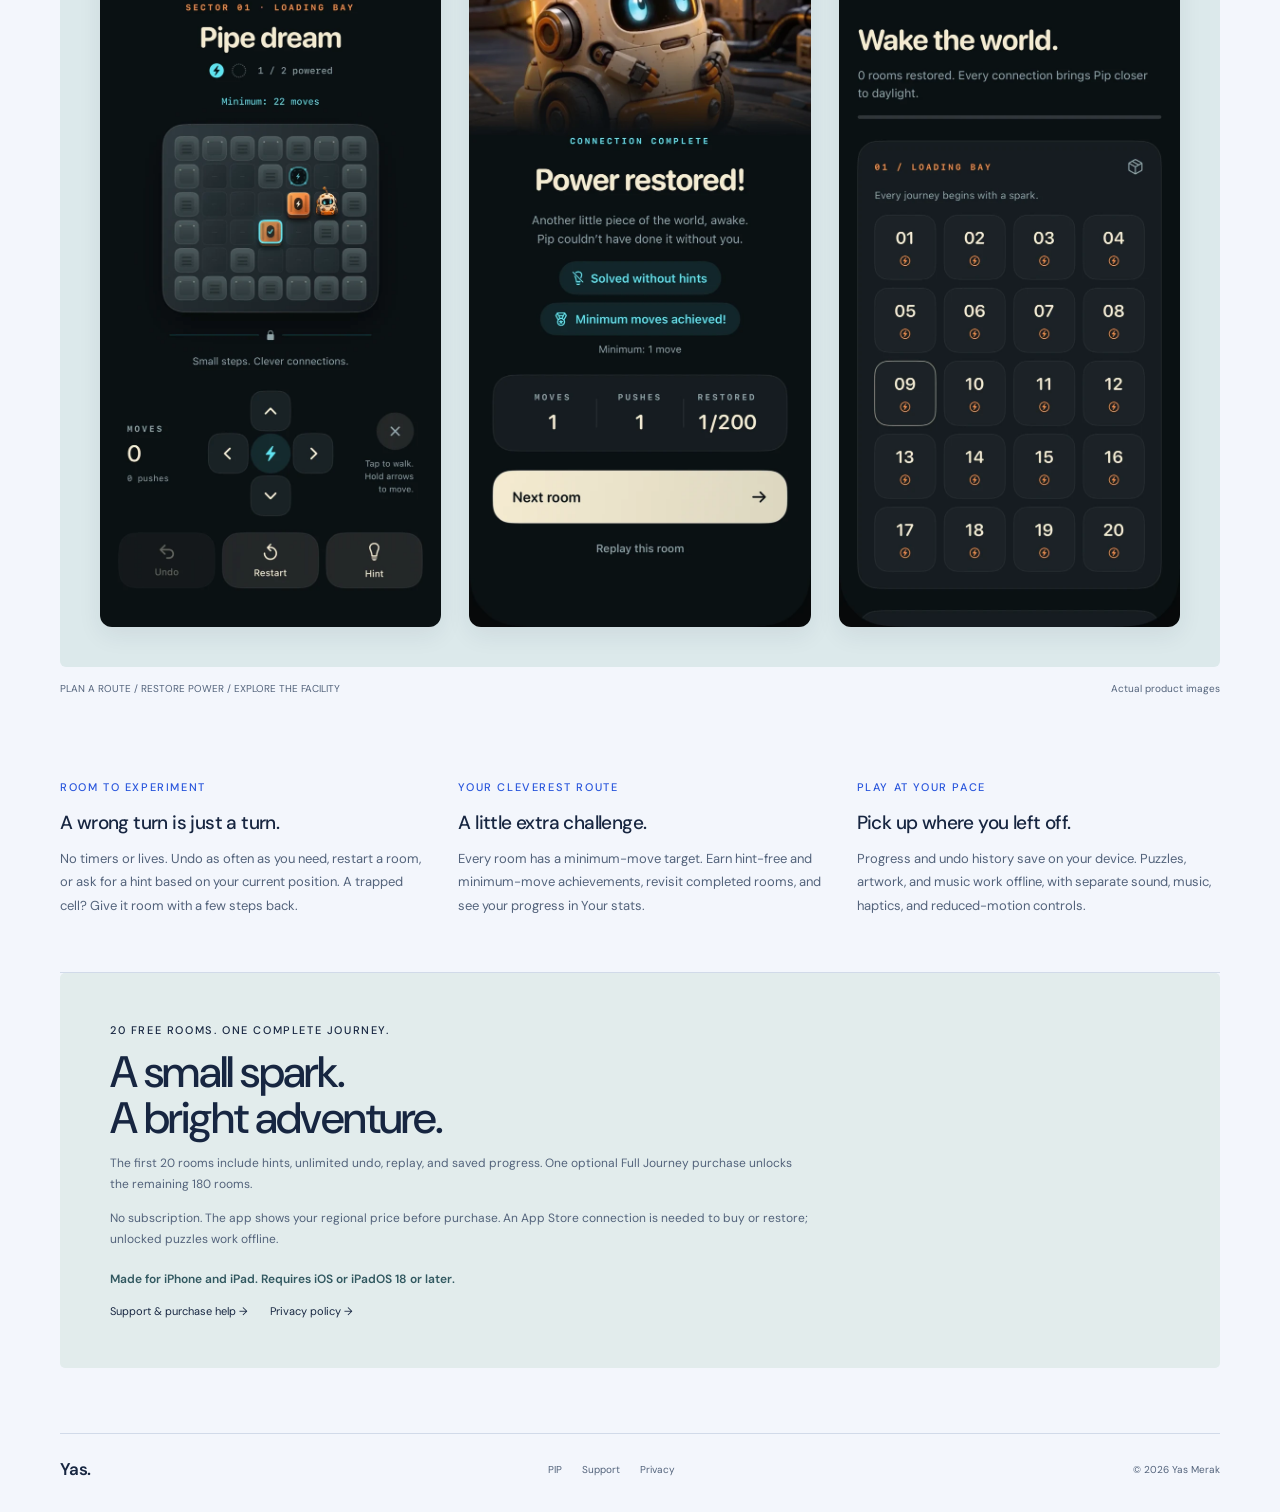
<file: apps/pip/index.html>
<!doctype html>
<html lang="en">
<head>
  <meta charset="utf-8"><meta name="viewport" content="width=device-width,initial-scale=1">
  <title>PIP — Small robot. Clever moves. | Yas</title><meta name="description" content="Help Pip reach daylight through 200 offline spatial puzzles for iPhone and iPad. 20 rooms free, unlimited undo, and an optional one-time Full Journey unlock.">
  <link rel="canonical" href="https://yasmerak.site/apps/pip/">
  <meta property="og:title" content="PIP — Small robot. Clever moves. | Yas"><meta property="og:description" content="Help Pip reach daylight through 200 offline spatial puzzles for iPhone and iPad. 20 rooms free, unlimited undo, and an optional one-time Full Journey unlock."><meta property="og:type" content="website"><meta property="og:url" content="https://yasmerak.site/apps/pip/"><meta property="og:image" content="https://yasmerak.site/assets/pip-icon.png">
  <meta name="theme-color" content="#f3f6fc"><link rel="icon" href="/assets/favicon.svg" type="image/svg+xml"><link rel="stylesheet" href="/assets/styles.css">
</head>
<body>
  <a class="skip-link" href="#main">Skip to content</a>
  <header class="site-header wrap"><a class="brand" href="/" aria-label="Yas home"><img class="brand-symbol" src="/assets/favicon.svg" width="32" height="32" alt="">Yas<span class="brand-period" aria-hidden="true">.</span></a><nav aria-label="Main navigation"><a href="/#work">Work</a><a href="/#about">About</a></nav></header>
  <main id="main" class="wrap pip-page">
    <a class="breadcrumb" href="/#work"><span aria-hidden="true">←</span> Back to the collection</a>
    <section class="product-hero pip-hero" aria-labelledby="product-title">
      <div><div class="product-label"><img src="/assets/pip-icon.png" width="38" height="38" alt="">PIP: Robot Puzzle Adventure</div><h1 id="product-title">Small robot.<br><em>Clever moves.</em></h1></div>
      <div class="product-hero-copy"><span class="eyebrow pip-release">FOR iPHONE &amp; iPAD</span><p>A little robot is counting on you. Push power cells into sockets, wake a forgotten machine, and help Pip find a way to daylight.</p><div class="button-row"><a class="button" href="#how-to-play">Explore the game <span aria-hidden="true">↓</span></a><a class="button secondary-button" href="/apps/pip/support/">Support</a></div><p class="platform-note">Offline puzzles · No ads, app account, or subscription</p></div>
    </section>
    <section class="pip-story" aria-labelledby="story-title"><img src="/assets/pip-intro.webp" width="720" height="1280" alt="Pip, a small cream-and-orange robot, faces a locked mechanical door with a power cell" fetchpriority="high"><div class="pip-story-copy"><span class="eyebrow">ONE LITTLE ROBOT. A WHOLE WORLD TO WAKE UP.</span><h2 id="story-title">Every connection<br>brings daylight closer.</h2><p>From the Loading Bay to the Daylight Gate, each restored room opens the next step in Pip’s journey. Find space to move, plan your pushes, and bring another little piece of the machine back to life.</p><div class="pip-facts"><div><strong>200</strong><span>puzzle rooms</span></div><div><strong>10</strong><span>sectors to explore</span></div><div><strong>20</strong><span>rooms free</span></div></div></div></section>
    <section class="workflow" id="how-to-play" aria-labelledby="rules-title"><span class="eyebrow">SMALL STEPS. CLEVER CONNECTIONS.</span><h2 id="rules-title">Push. Connect. Power restored.</h2><div class="workflow-grid"><div class="workflow-step"><span class="step-number">01</span><h3>Find your way around</h3><p>Tap a floor tile and Pip walks there. Swipe for a single step, use the directional controls, or play with arrow keys and WASD on a hardware keyboard.</p></div><div class="workflow-step"><span class="step-number">02</span><h3>Give each cell room</h3><p>Stand beside a power cell and tap to push. Pip can push one cell at a time, but can’t pull. Keep a route open to reach the side you need.</p></div><div class="workflow-step"><span class="step-number">03</span><h3>Wake up the machine</h3><p>Fill every socket to restore the room. Take the next step toward daylight, or replay a room to find a more thoughtful route.</p></div></div></section>
    <figure class="pip-figure"><div class="app-gallery pip-gallery"><img src="/assets/pip-gameplay.webp" width="720" height="1565" alt="PIP gameplay in Pipe dream, with power cells, sockets, Pip, and undo and hint controls" loading="lazy"><img src="/assets/pip-restored.webp" width="720" height="1565" alt="Power restored celebration with hint-free and minimum-move achievements" loading="lazy"><img src="/assets/pip-facility.webp" width="720" height="1565" alt="The facility room picker showing the first 20 rooms in the Loading Bay" loading="lazy"></div><figcaption class="stage-caption"><span>PLAN A ROUTE / RESTORE POWER / EXPLORE THE FACILITY</span><span>Actual product images</span></figcaption></figure>
    <section class="app-features" aria-label="PIP features"><article><span class="eyebrow">ROOM TO EXPERIMENT</span><h2>A wrong turn is just a turn.</h2><p>No timers or lives. Undo as often as you need, restart a room, or ask for a hint based on your current position. A trapped cell? Give it room with a few steps back.</p></article><article><span class="eyebrow">YOUR CLEVEREST ROUTE</span><h2>A little extra challenge.</h2><p>Every room has a minimum-move target. Earn hint-free and minimum-move achievements, revisit completed rooms, and see your progress in Your stats.</p></article><article><span class="eyebrow">PLAY AT YOUR PACE</span><h2>Pick up where you left off.</h2><p>Progress and undo history save on your device. Puzzles, artwork, and music work offline, with separate sound, music, haptics, and reduced-motion controls.</p></article></section>
    <section class="product-cta pip-cta" aria-labelledby="offer-title"><div><span class="eyebrow">20 FREE ROOMS. ONE COMPLETE JOURNEY.</span><h2 id="offer-title">A small spark.<br>A bright adventure.</h2><p>The first 20 rooms include hints, unlimited undo, replay, and saved progress. One optional Full Journey purchase unlocks the remaining 180 rooms.</p><p class="offer-note">No subscription. The app shows your regional price before purchase. An App Store connection is needed to buy or restore; unlocked puzzles work offline.</p><p class="pip-availability">Made for iPhone and iPad. Requires iOS or iPadOS 18 or later.</p><div class="product-links"><a href="/apps/pip/support/">Support &amp; purchase help →</a><a href="/apps/pip/privacy/">Privacy policy →</a></div></div></section>
  </main>
  <footer class="site-footer wrap"><a class="footer-brand" href="/">Yas.</a><nav class="petalune-nav" aria-label="PIP navigation"><a href="/apps/pip/">PIP</a><a href="/apps/pip/support/">Support</a><a href="/apps/pip/privacy/">Privacy</a></nav><span>© 2026 Yas Merak</span></footer>
</body>
</html>
</file>
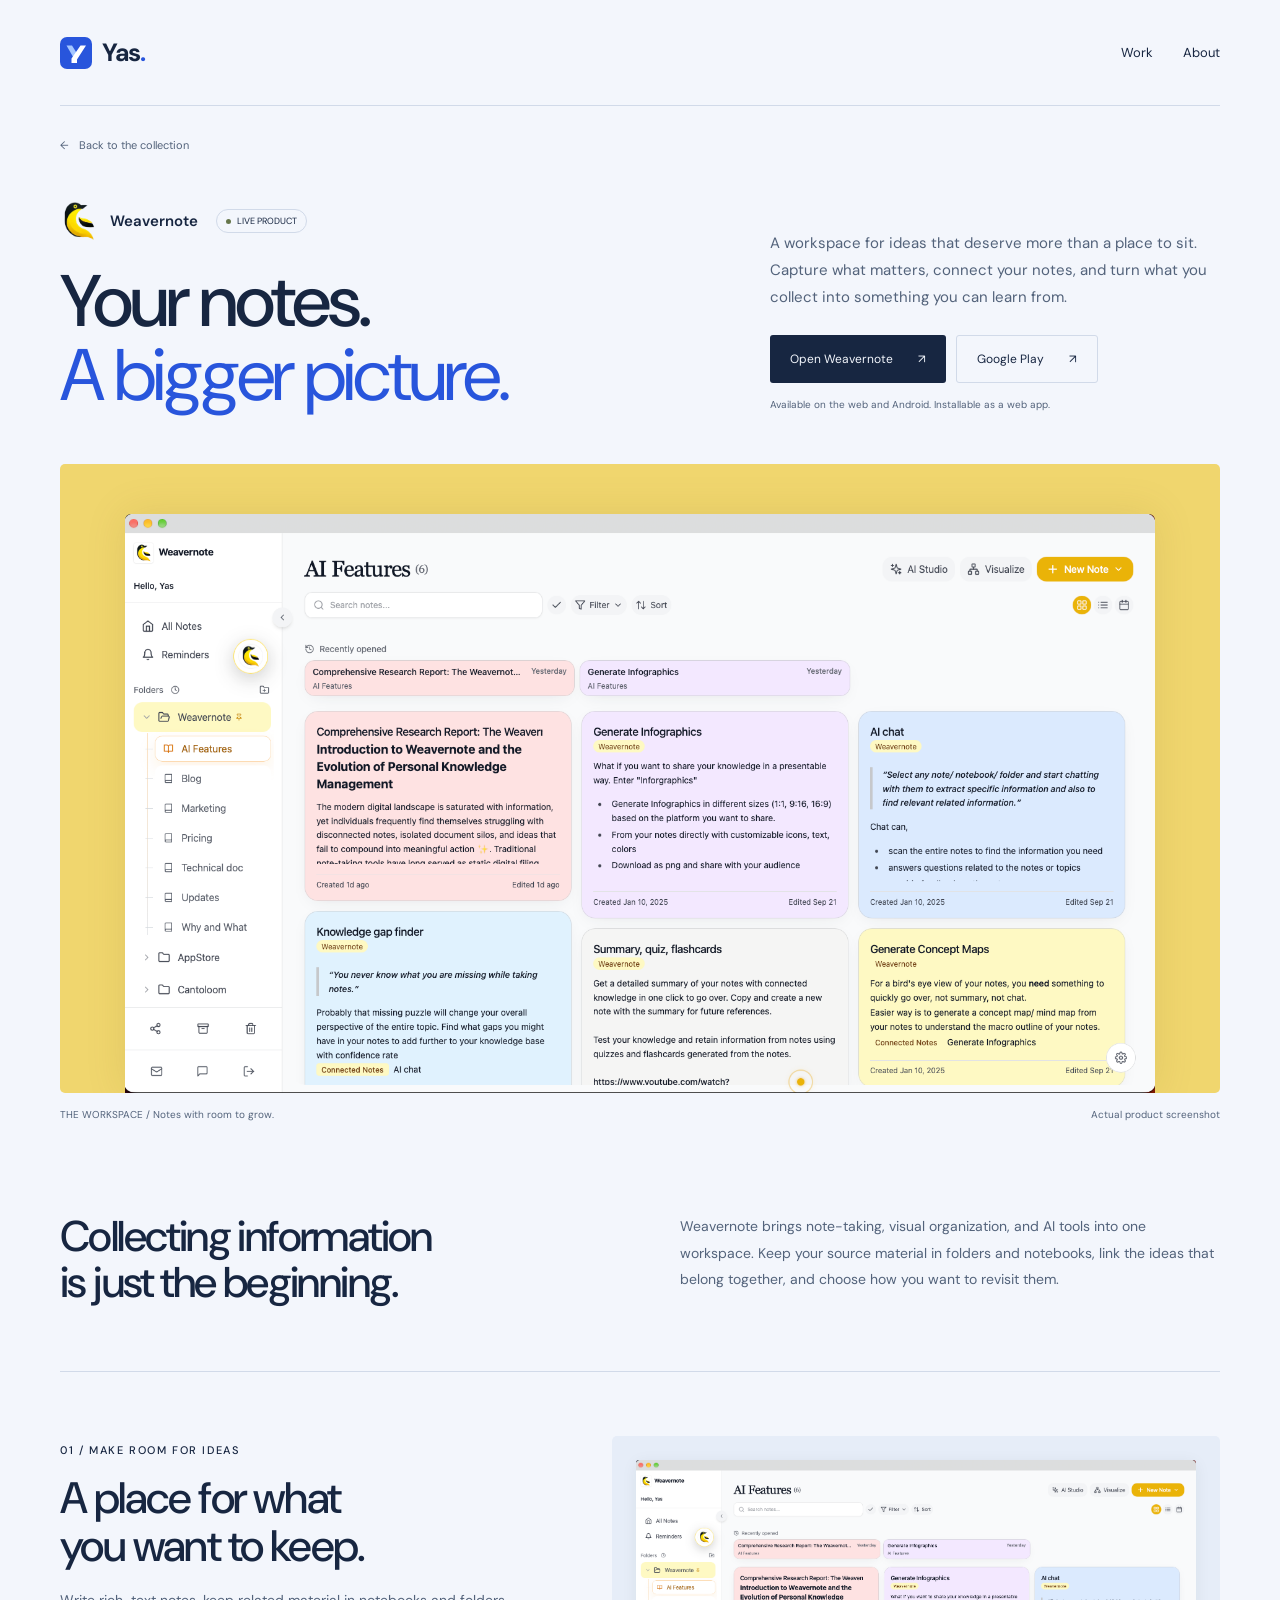
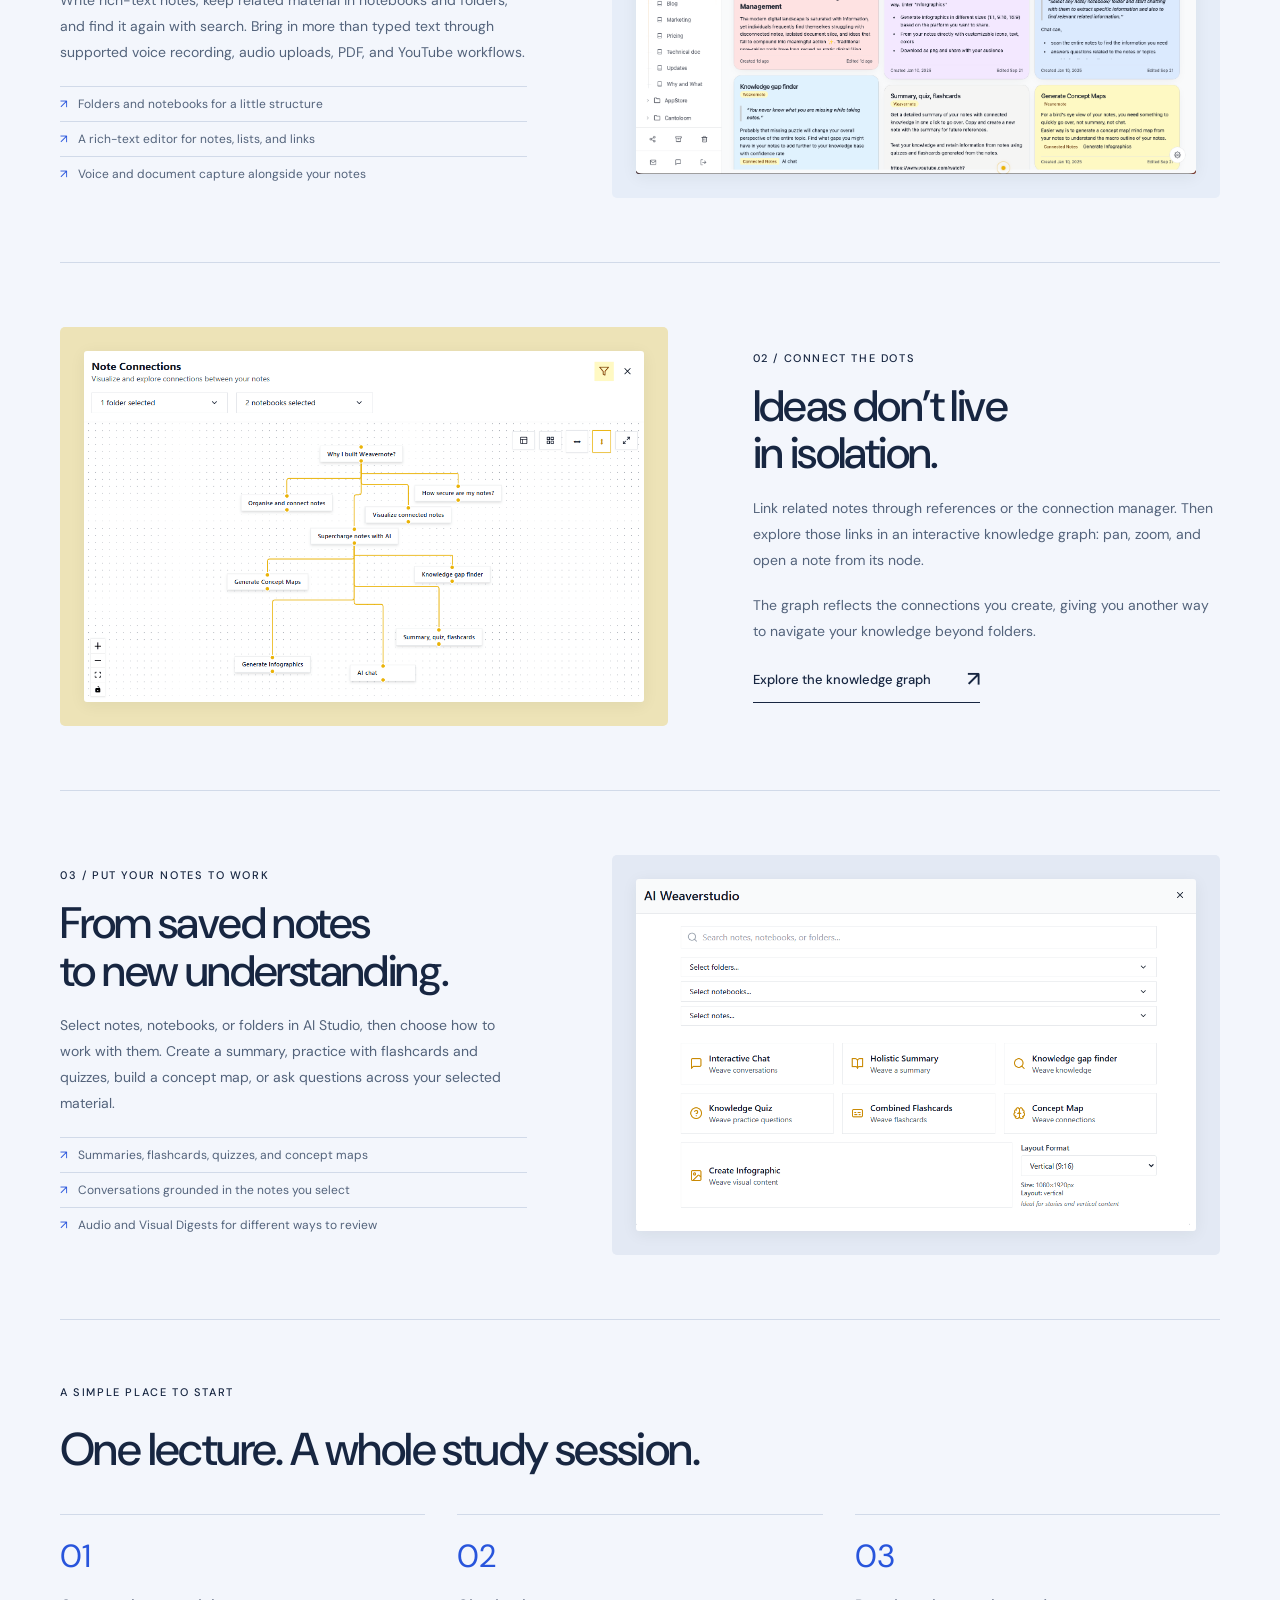
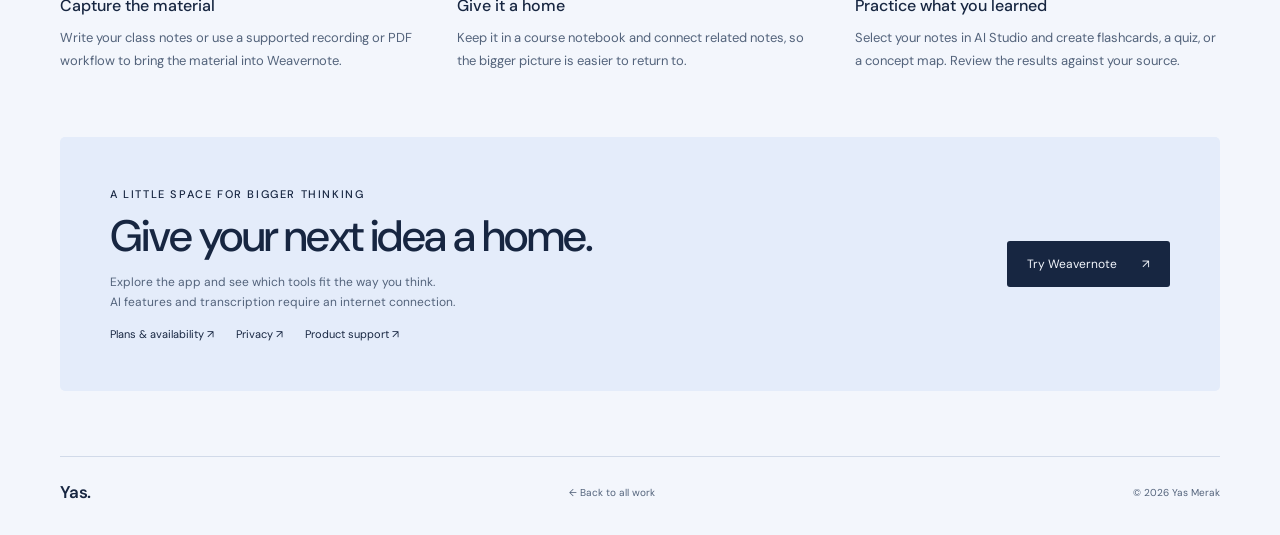
<file: apps/weavernote/index.html>
<!doctype html>
<html lang="en">
<head>
  <meta charset="utf-8"><meta name="viewport" content="width=device-width,initial-scale=1">
  <title>Weavernote — Connected notes, bigger thinking | Yas</title>
  <meta name="description" content="Meet Weavernote, Yas’s workspace for capturing ideas, connecting notes, and turning source material into summaries, flashcards, quizzes, and concept maps.">
  <link rel="canonical" href="https://yasmerak.site/apps/weavernote/">
  <meta property="og:title" content="Weavernote — Connected notes, bigger thinking"><meta property="og:description" content="Capture ideas, connect your notes, and create study material with AI. A product by Yas."><meta property="og:type" content="website"><meta property="og:url" content="https://yasmerak.site/apps/weavernote/">
  <meta name="theme-color" content="#f3f6fc"><link rel="icon" href="/assets/favicon.svg" type="image/svg+xml"><link rel="stylesheet" href="/assets/styles.css">
  <script type="application/ld+json">{"@context":"https://schema.org","@type":"SoftwareApplication","name":"Weavernote","url":"https://weavernote.com","applicationCategory":"ProductivityApplication","operatingSystem":"Web, Android","description":"A note-taking workspace for capturing ideas, connecting notes, and creating AI-powered study material."}</script>
</head>
<body>
  <a class="skip-link" href="#main">Skip to content</a>
  <header class="site-header wrap"><a class="brand" href="/" aria-label="Yas home"><img class="brand-symbol" src="/assets/favicon.svg" width="32" height="32" alt="">Yas<span class="brand-period" aria-hidden="true">.</span></a><nav aria-label="Main navigation"><a href="/#work">Work</a><a href="/#about">About</a></nav></header>
  <main id="main" class="wrap">
    <a class="breadcrumb" href="/#work"><span aria-hidden="true">←</span> Back to the collection</a>
    <section class="product-hero" aria-labelledby="product-title"><div><div class="product-label"><img src="/assets/weavernote-logo.webp" alt="" width="38" height="38">Weavernote <span class="live-label">LIVE PRODUCT</span></div><h1 id="product-title">Your notes.<br><em>A bigger picture.</em></h1></div><div class="product-hero-copy"><p>A workspace for ideas that deserve more than a place to sit. Capture what matters, connect your notes, and turn what you collect into something you can learn from.</p><div class="button-row"><a class="button" href="https://weavernote.com" target="_blank" rel="noopener noreferrer">Open Weavernote <span aria-hidden="true">↗</span></a><a class="button secondary-button" href="https://play.google.com/store/apps/details?id=com.weavernote.twa" target="_blank" rel="noopener noreferrer">Google Play <span aria-hidden="true">↗</span></a></div><p class="platform-note">Available on the web and Android. Installable as a web app.</p></div></section>
    <figure style="margin:0"><div class="screenshot-stage"><img src="/assets/weavernote-workspace-current.png" width="1663" height="935" alt="Weavernote’s note workspace: colorful note cards, folders, notebooks, and shortcuts to AI Studio and the visualizer" fetchpriority="high"></div><figcaption class="stage-caption"><span>THE WORKSPACE / Notes with room to grow.</span><span>Actual product screenshot</span></figcaption></figure>
    <section class="product-intro" aria-labelledby="intro-title"><h2 id="intro-title">Collecting information<br>is just the beginning.</h2><p>Weavernote brings note-taking, visual organization, and AI tools into one workspace. Keep your source material in folders and notebooks, link the ideas that belong together, and choose how you want to revisit them.</p></section>
    <section class="feature" aria-labelledby="organize-title"><div><span class="eyebrow">01 / MAKE ROOM FOR IDEAS</span><h2 id="organize-title">A place for what<br>you want to keep.</h2><p>Write rich-text notes, keep related material in notebooks and folders, and find it again with search. Bring in more than typed text through supported voice recording, audio uploads, PDF, and YouTube workflows.</p><ul class="feature-points"><li>Folders and notebooks for a little structure</li><li>A rich-text editor for notes, lists, and links</li><li>Voice and document capture alongside your notes</li></ul></div><div class="feature-image white"><img src="/assets/weavernote-workspace-current.png" width="1663" height="935" loading="lazy" alt="Weavernote’s card-based note collection and folder sidebar"></div></section>
    <section class="feature reverse" aria-labelledby="connect-title"><div class="feature-image gold"><img src="/assets/weavernote-graph.webp" width="1052" height="660" loading="lazy" alt="Weavernote’s knowledge graph showing linked notes about organization, AI tools, and visual learning"></div><div><span class="eyebrow">02 / CONNECT THE DOTS</span><h2 id="connect-title">Ideas don’t live<br>in isolation.</h2><p>Link related notes through references or the connection manager. Then explore those links in an interactive knowledge graph: pan, zoom, and open a note from its node.</p><p>The graph reflects the connections you create, giving you another way to navigate your knowledge beyond folders.</p><a class="text-link" href="https://weavernote.com/features/knowledge-graph" target="_blank" rel="noopener noreferrer">Explore the knowledge graph <span aria-hidden="true">↗</span></a></div></section>
    <section class="feature" aria-labelledby="learn-title"><div><span class="eyebrow">03 / PUT YOUR NOTES TO WORK</span><h2 id="learn-title">From saved notes<br>to new understanding.</h2><p>Select notes, notebooks, or folders in AI Studio, then choose how to work with them. Create a summary, practice with flashcards and quizzes, build a concept map, or ask questions across your selected material.</p><ul class="feature-points"><li>Summaries, flashcards, quizzes, and concept maps</li><li>Conversations grounded in the notes you select</li><li>Audio and Visual Digests for different ways to review</li></ul></div><div class="feature-image"><img src="/assets/weavernote-studio.webp" width="1052" height="660" loading="lazy" alt="Weavernote AI Studio with note selectors and tools for chat, summaries, quizzes, flashcards, and concept maps"></div></section>
    <section class="workflow" aria-labelledby="workflow-title"><span class="eyebrow">A SIMPLE PLACE TO START</span><h2 id="workflow-title">One lecture. A whole study session.</h2><div class="workflow-grid"><div class="workflow-step"><span class="step-number">01</span><h3>Capture the material</h3><p>Write your class notes or use a supported recording or PDF workflow to bring the material into Weavernote.</p></div><div class="workflow-step"><span class="step-number">02</span><h3>Give it a home</h3><p>Keep it in a course notebook and connect related notes, so the bigger picture is easier to return to.</p></div><div class="workflow-step"><span class="step-number">03</span><h3>Practice what you learned</h3><p>Select your notes in AI Studio and create flashcards, a quiz, or a concept map. Review the results against your source.</p></div></div></section>
    <section class="product-cta" aria-labelledby="try-title"><div><span class="eyebrow">A LITTLE SPACE FOR BIGGER THINKING</span><h2 id="try-title">Give your next idea a home.</h2><p>Explore the app and see which tools fit the way you think.<br>AI features and transcription require an internet connection.</p><div class="product-links"><a href="https://weavernote.com/pricing" target="_blank" rel="noopener noreferrer">Plans & availability ↗</a><a href="https://weavernote.com/privacy" target="_blank" rel="noopener noreferrer">Privacy ↗</a><a href="mailto:connect@weavernote.com">Product support ↗</a></div></div><div class="button-row"><a class="button" href="https://weavernote.com" target="_blank" rel="noopener noreferrer">Try Weavernote <span aria-hidden="true">↗</span></a></div></section>
  </main>
  <footer class="site-footer wrap"><a class="footer-brand" href="/">Yas.</a><a href="/#work">← Back to all work</a><span>© 2026 Yas Merak</span></footer>
</body>
</html>
</file>
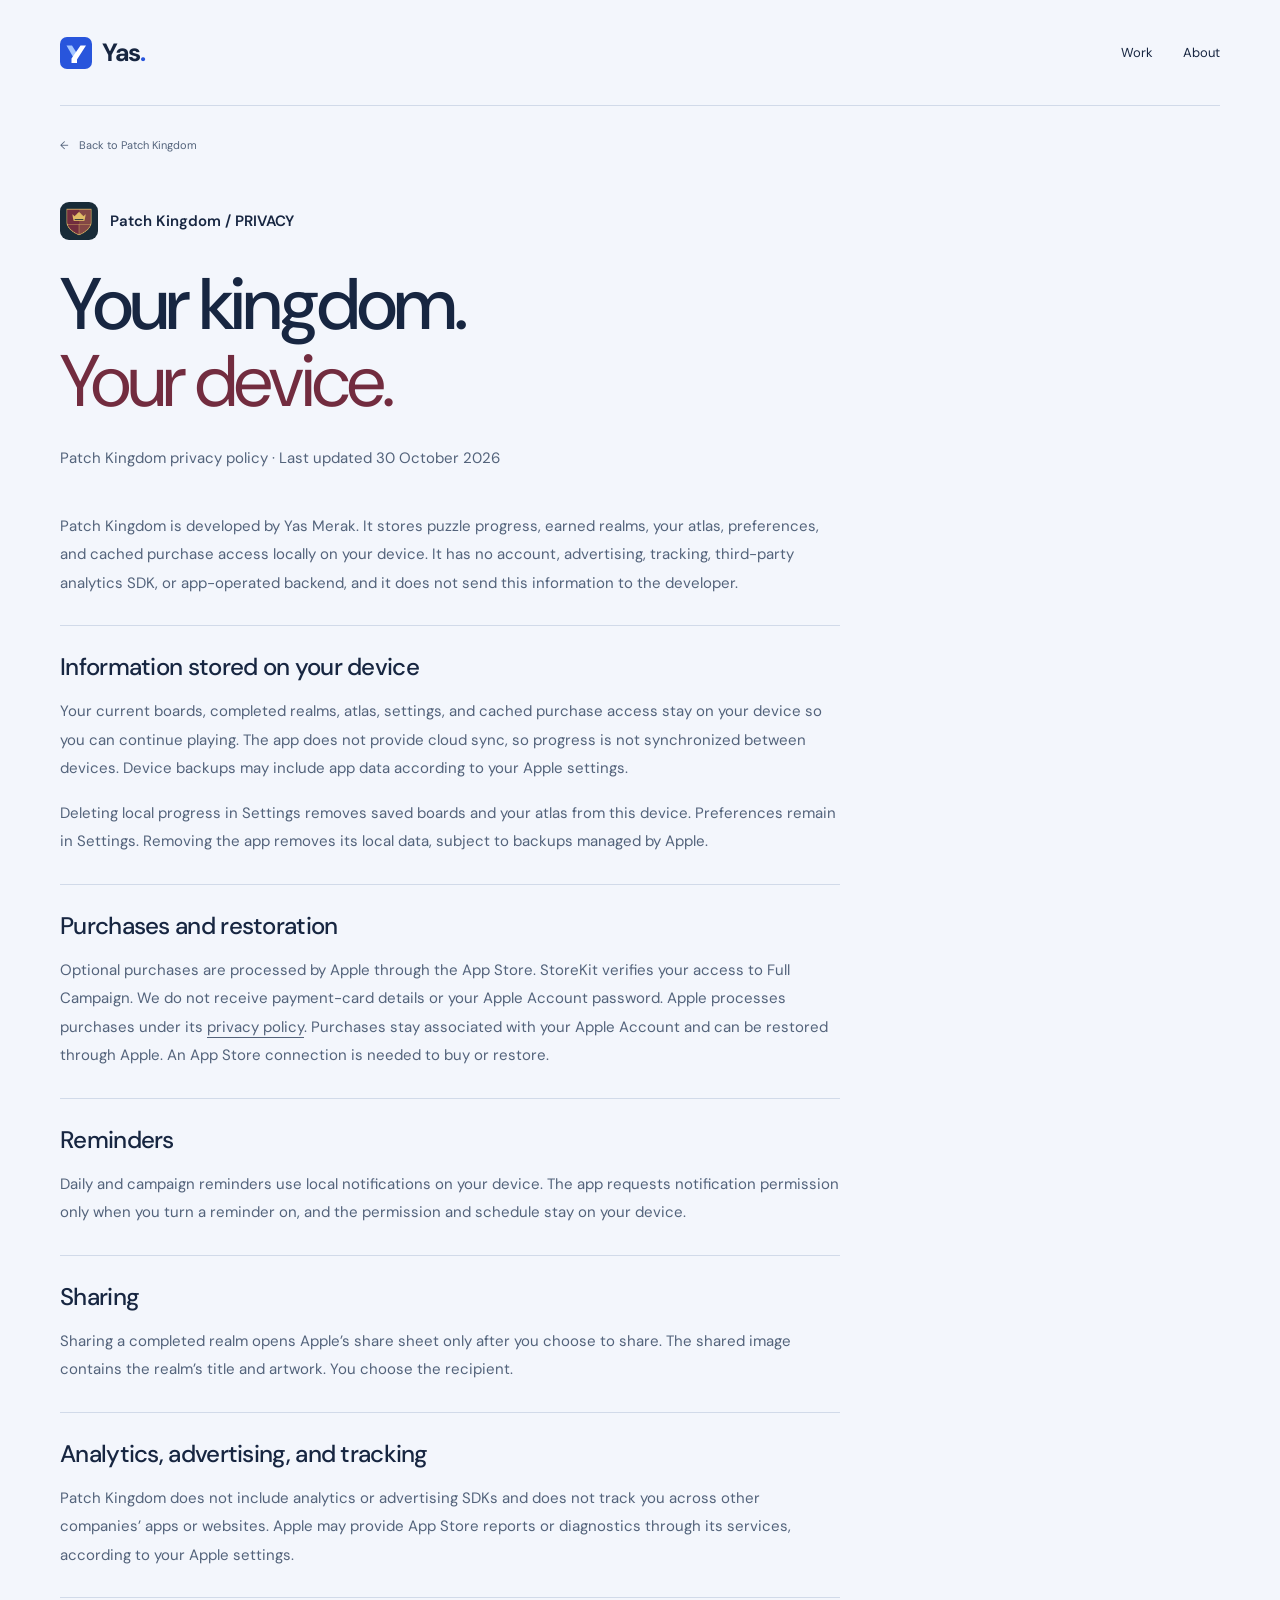
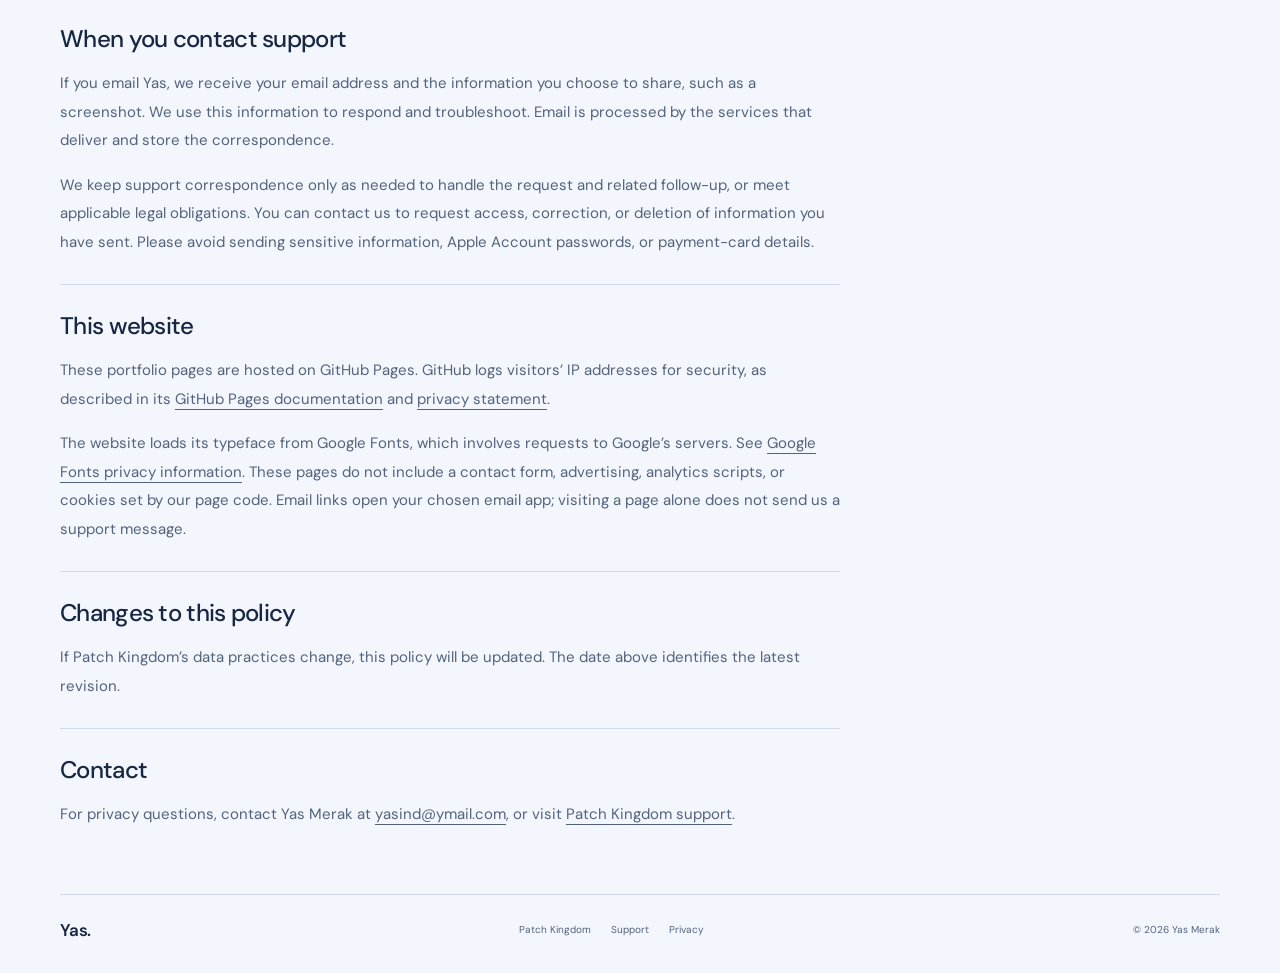
<file: apps/patch-kingdom/privacy/index.html>
<!doctype html>
<html lang="en">
<head>
  <meta charset="utf-8"><meta name="viewport" content="width=device-width,initial-scale=1">
  <title>Patch Kingdom privacy policy | Yas</title><meta name="description" content="Patch Kingdom keeps progress, atlas, and settings on your device, with no account, ads, tracking, or analytics SDK.">
  <link rel="canonical" href="https://yasmerak.site/apps/patch-kingdom/privacy/">
  <meta property="og:title" content="Patch Kingdom privacy policy | Yas"><meta property="og:description" content="Patch Kingdom keeps progress, atlas, and settings on your device, with no account, ads, tracking, or analytics SDK."><meta property="og:type" content="website"><meta property="og:url" content="https://yasmerak.site/apps/patch-kingdom/privacy/"><meta property="og:image" content="https://yasmerak.site/assets/patch-kingdom-icon.png">
  <meta name="theme-color" content="#f0e6cc"><link rel="icon" href="/assets/favicon.svg" type="image/svg+xml"><link rel="stylesheet" href="/assets/styles.css">
</head>
<body>
  <a class="skip-link" href="#main">Skip to content</a>
  <header class="site-header wrap"><a class="brand" href="/" aria-label="Yas home"><img class="brand-symbol" src="/assets/favicon.svg" width="32" height="32" alt="">Yas<span class="brand-period" aria-hidden="true">.</span></a><nav aria-label="Main navigation"><a href="/#work">Work</a><a href="/#about">About</a></nav></header>
  <main id="main" class="wrap kingdom-page">
    <a class="breadcrumb" href="/apps/patch-kingdom/"><span aria-hidden="true">←</span> Back to Patch Kingdom</a>
    <section class="document-hero" aria-labelledby="privacy-title"><div class="product-label"><img src="/assets/patch-kingdom-icon.png" width="38" height="38" alt="">Patch Kingdom / PRIVACY</div><h1 id="privacy-title">Your kingdom.<br><em>Your device.</em></h1><p>Patch Kingdom privacy policy · Last updated <time datetime="2026-10-30">30 October 2026</time></p></section>
    <article class="policy-copy" aria-label="Privacy policy"><p>Patch Kingdom is developed by Yas Merak. It stores puzzle progress, earned realms, your atlas, preferences, and cached purchase access locally on your device. It has no account, advertising, tracking, third-party analytics SDK, or app-operated backend, and it does not send this information to the developer.</p>
    <section><h2>Information stored on your device</h2><p>Your current boards, completed realms, atlas, settings, and cached purchase access stay on your device so you can continue playing. The app does not provide cloud sync, so progress is not synchronized between devices. Device backups may include app data according to your Apple settings.</p><p>Deleting local progress in Settings removes saved boards and your atlas from this device. Preferences remain in Settings. Removing the app removes its local data, subject to backups managed by Apple.</p></section>
    <section><h2>Purchases and restoration</h2><p>Optional purchases are processed by Apple through the App Store. StoreKit verifies your access to Full Campaign. We do not receive payment-card details or your Apple Account password. Apple processes purchases under its <a href="https://www.apple.com/legal/privacy/en-ww/">privacy policy</a>. Purchases stay associated with your Apple Account and can be restored through Apple. An App Store connection is needed to buy or restore.</p></section>
    <section><h2>Reminders</h2><p>Daily and campaign reminders use local notifications on your device. The app requests notification permission only when you turn a reminder on, and the permission and schedule stay on your device.</p></section>
    <section><h2>Sharing</h2><p>Sharing a completed realm opens Apple’s share sheet only after you choose to share. The shared image contains the realm’s title and artwork. You choose the recipient.</p></section>
    <section><h2>Analytics, advertising, and tracking</h2><p>Patch Kingdom does not include analytics or advertising SDKs and does not track you across other companies’ apps or websites. Apple may provide App Store reports or diagnostics through its services, according to your Apple settings.</p></section>
    <section><h2>When you contact support</h2><p>If you email Yas, we receive your email address and the information you choose to share, such as a screenshot. We use this information to respond and troubleshoot. Email is processed by the services that deliver and store the correspondence.</p><p>We keep support correspondence only as needed to handle the request and related follow-up, or meet applicable legal obligations. You can contact us to request access, correction, or deletion of information you have sent. Please avoid sending sensitive information, Apple Account passwords, or payment-card details.</p></section>
    <section><h2>This website</h2><p>These portfolio pages are hosted on GitHub Pages. GitHub logs visitors’ IP addresses for security, as described in its <a href="https://docs.github.com/en/pages/getting-started-with-github-pages/what-is-github-pages#data-collection">GitHub Pages documentation</a> and <a href="https://docs.github.com/en/site-policy/privacy-policies/github-general-privacy-statement">privacy statement</a>.</p><p>The website loads its typeface from Google Fonts, which involves requests to Google’s servers. See <a href="https://developers.google.com/fonts/faq/privacy">Google Fonts privacy information</a>. These pages do not include a contact form, advertising, analytics scripts, or cookies set by our page code. Email links open your chosen email app; visiting a page alone does not send us a support message.</p></section>
    <section><h2>Changes to this policy</h2><p>If Patch Kingdom’s data practices change, this policy will be updated. The date above identifies the latest revision.</p></section>
    <section><h2>Contact</h2><p>For privacy questions, contact Yas Merak at <a href="mailto:yasind@ymail.com">yasind@ymail.com</a>, or visit <a href="/apps/patch-kingdom/support/">Patch Kingdom support</a>.</p></section>
    </article>
  </main>
  <footer class="site-footer wrap"><a class="footer-brand" href="/">Yas.</a><nav class="petalune-nav" aria-label="Patch Kingdom navigation"><a href="/apps/patch-kingdom/">Patch Kingdom</a><a href="/apps/patch-kingdom/support/">Support</a><a href="/apps/patch-kingdom/privacy/">Privacy</a></nav><span>© 2026 Yas Merak</span></footer>
</body>
</html>
</file>
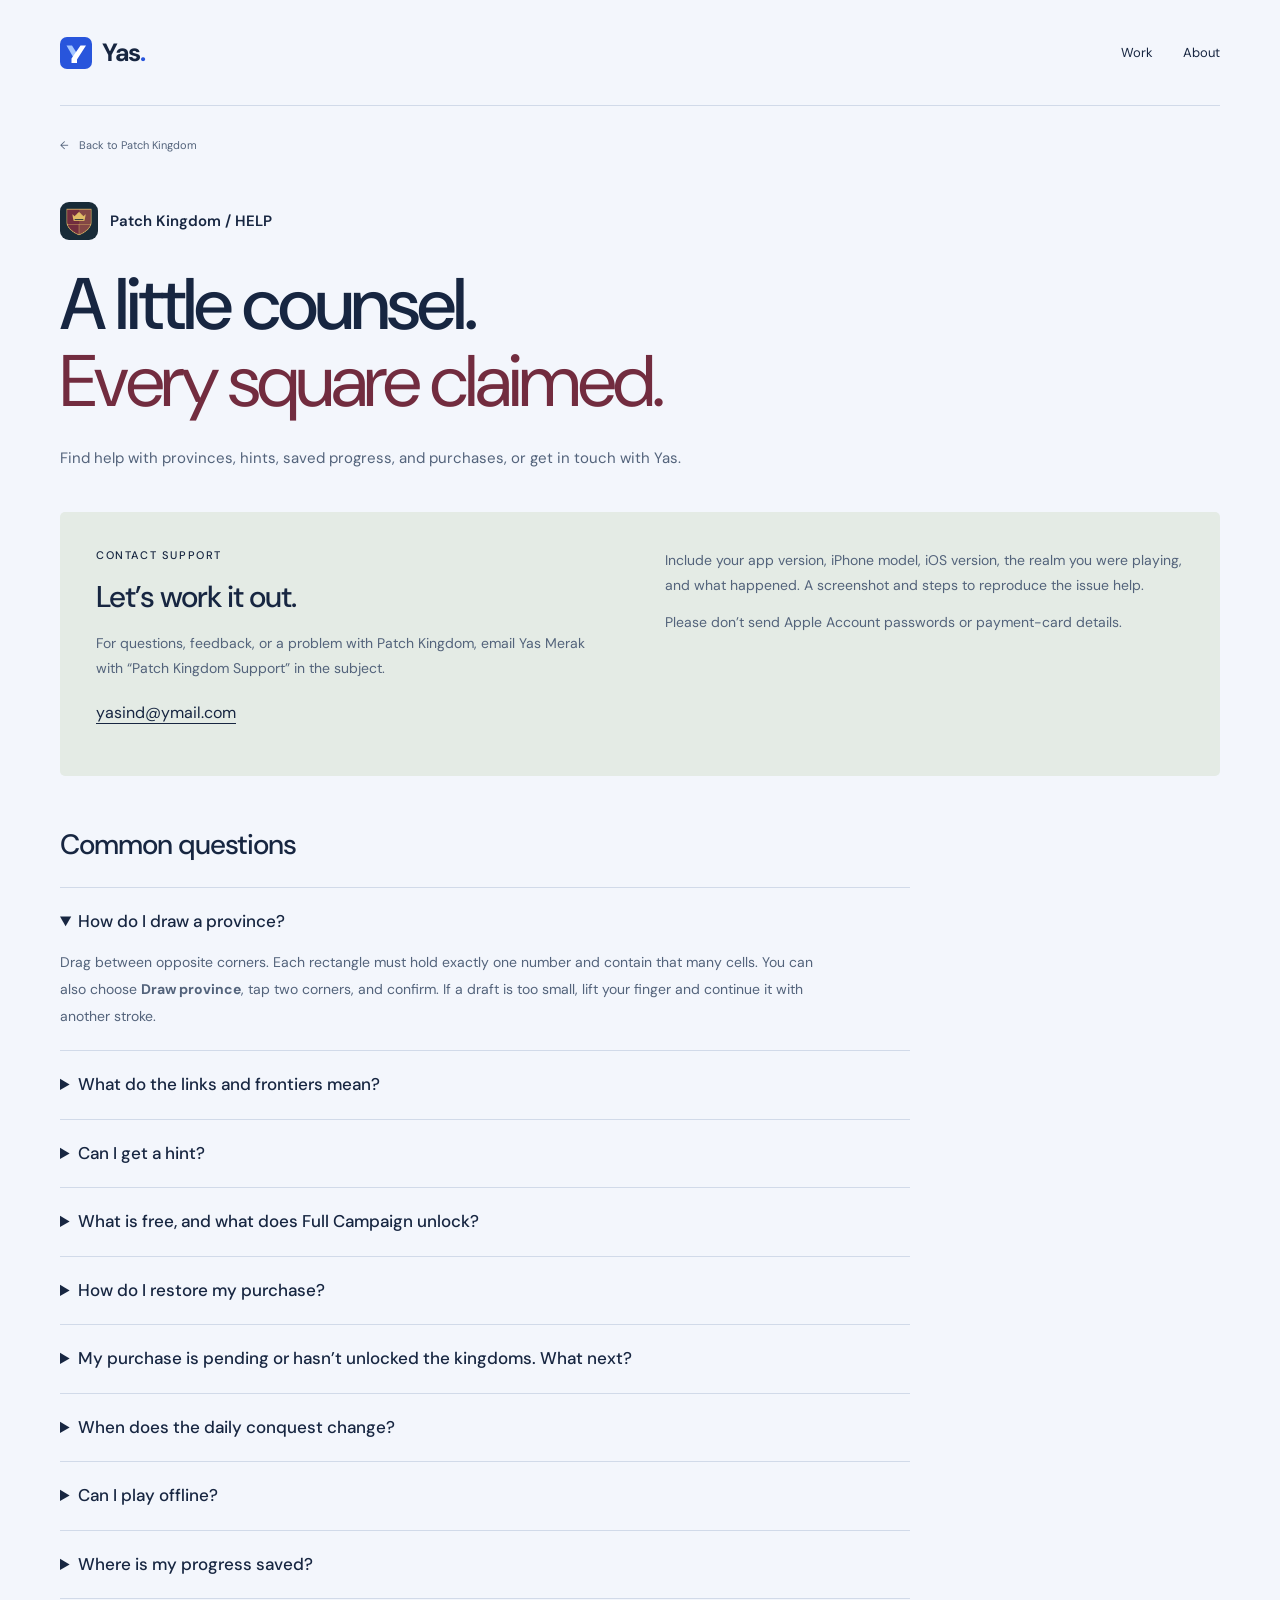
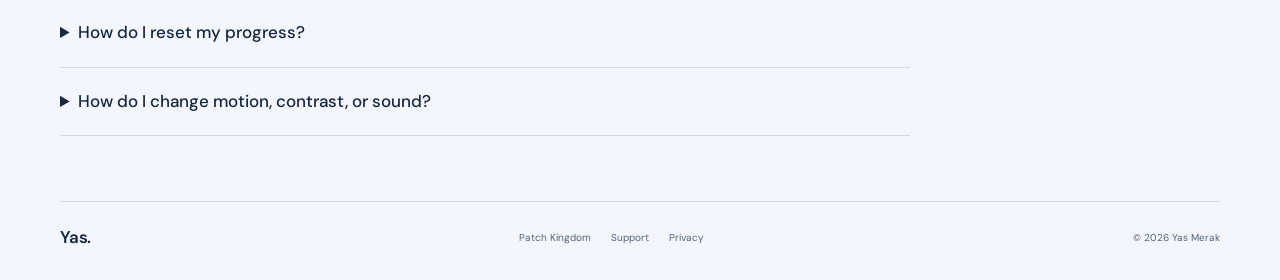
<file: apps/patch-kingdom/support/index.html>
<!doctype html>
<html lang="en">
<head>
  <meta charset="utf-8"><meta name="viewport" content="width=device-width,initial-scale=1">
  <title>Patch Kingdom support | Yas</title><meta name="description" content="Help with Patch Kingdom provinces, hints, saved progress, and Full Campaign purchases. Contact Yas Merak for support.">
  <link rel="canonical" href="https://yasmerak.site/apps/patch-kingdom/support/">
  <meta property="og:title" content="Patch Kingdom support | Yas"><meta property="og:description" content="Help with Patch Kingdom provinces, hints, saved progress, and Full Campaign purchases. Contact Yas Merak for support."><meta property="og:type" content="website"><meta property="og:url" content="https://yasmerak.site/apps/patch-kingdom/support/"><meta property="og:image" content="https://yasmerak.site/assets/patch-kingdom-icon.png">
  <meta name="theme-color" content="#f0e6cc"><link rel="icon" href="/assets/favicon.svg" type="image/svg+xml"><link rel="stylesheet" href="/assets/styles.css">
</head>
<body>
  <a class="skip-link" href="#main">Skip to content</a>
  <header class="site-header wrap"><a class="brand" href="/" aria-label="Yas home"><img class="brand-symbol" src="/assets/favicon.svg" width="32" height="32" alt="">Yas<span class="brand-period" aria-hidden="true">.</span></a><nav aria-label="Main navigation"><a href="/#work">Work</a><a href="/#about">About</a></nav></header>
  <main id="main" class="wrap kingdom-page">
    <a class="breadcrumb" href="/apps/patch-kingdom/"><span aria-hidden="true">←</span> Back to Patch Kingdom</a>
    <section class="document-hero" aria-labelledby="support-title"><div class="product-label"><img src="/assets/patch-kingdom-icon.png" width="38" height="38" alt="">Patch Kingdom / HELP</div><h1 id="support-title">A little counsel.<br><em>Every square claimed.</em></h1><p>Find help with provinces, hints, saved progress, and purchases, or get in touch with Yas.</p>
    </section>
    <section class="contact-panel" aria-labelledby="contact-title"><div><span class="eyebrow">CONTACT SUPPORT</span><h2 id="contact-title">Let’s work it out.</h2><p>For questions, feedback, or a problem with Patch Kingdom, email Yas Merak with “Patch Kingdom Support” in the subject.</p><p class="contact-address"><a href="mailto:yasind@ymail.com?subject=Patch%20Kingdom%20Support">yasind@ymail.com</a></p></div><div><p>Include your app version, iPhone model, iOS version, the realm you were playing, and what happened. A screenshot and steps to reproduce the issue help.</p><p>Please don’t send Apple Account passwords or payment-card details.</p></div>
    </section>
    <section class="help-list" aria-labelledby="faq-title"><h2 id="faq-title">Common questions</h2>
    <details open><summary>How do I draw a province?</summary><p>Drag between opposite corners. Each rectangle must hold exactly one number and contain that many cells. You can also choose <strong>Draw province</strong>, tap two corners, and confirm. If a draft is too small, lift your finger and continue it with another stroke.</p></details>
    <details><summary>What do the links and frontiers mean?</summary><p>Golden links keep the two joined cells in the same province. Double boundaries marked with × keep the cells apart. Walls and towers mark territory you have claimed.</p></details>
    <details><summary>Can I get a hint?</summary><p>Yes. Hints are free and unlimited. Reveal an observation, then show a placement, then choose whether to place it. If an existing province conflicts with the solution, you choose whether to remove it. Undo and Reset are always available.</p></details>
    <details><summary>What is free, and what does Full Campaign unlock?</summary><p>Three training missions, the first 20 Borderlands realms, today’s daily conquest, unlimited hints, and your atlas are free. One optional non-consumable Full Campaign purchase opens the five other kingdoms and the daily archive. It is not a subscription, and there are no ads. Your regional price appears in the app before purchase.</p></details>
    <details><summary>How do I restore my purchase?</summary><p>Connect to the App Store using the Apple Account that made the purchase, then open <strong>Settings → Restore Purchases</strong>. Restoring unlocks purchased content; it does not restore puzzle progress deleted from the device.</p></details>
    <details><summary>My purchase is pending or hasn’t unlocked the kingdoms. What next?</summary><p>If Apple is awaiting approval, access unlocks when Apple confirms the purchase. Otherwise, check your connection and Apple Account, then try Restore Purchases. If access is still missing, email support with the message shown in the app.</p></details>
    <details><summary>When does the daily conquest change?</summary><p>At midnight UTC; the app shows the matching local time. A board you already opened stays on its original date across the rollover. The bundled pool of 366 boards repeats until the app is updated.</p></details>
    <details><summary>Can I play offline?</summary><p>Yes. Puzzles, artwork, and audio are bundled in the app. Buying or restoring Full Campaign requires an App Store connection; unlocked gameplay works offline.</p></details>
    <details><summary>Where is my progress saved?</summary><p>Progress is saved locally on your iPhone after each move, including your atlas and preferences. There is no app account or app-operated cloud sync. Deleting the app can remove local progress, so avoid it as a troubleshooting step. If saving fails, the app shows <strong>Retry saving</strong> instead of claiming success.</p></details>
    <details><summary>How do I reset my progress?</summary><p>Open <strong>Settings → Delete local progress</strong> and confirm. This removes saved boards and your atlas from this iPhone. It cannot be undone and does not cancel your Full Campaign purchase, which you can restore at any time.</p></details>
    <details><summary>How do I change motion, contrast, or sound?</summary><p>Open <strong>Settings</strong> to turn Sound and Haptics on or off, enable Reduce motion (walls and towers then appear finished), switch on high contrast with province patterns, adjust map detail, and set optional daily or campaign reminders.</p></details>
    </section>
  </main>
  <footer class="site-footer wrap"><a class="footer-brand" href="/">Yas.</a><nav class="petalune-nav" aria-label="Patch Kingdom navigation"><a href="/apps/patch-kingdom/">Patch Kingdom</a><a href="/apps/patch-kingdom/support/">Support</a><a href="/apps/patch-kingdom/privacy/">Privacy</a></nav><span>© 2026 Yas Merak</span></footer>
</body>
</html>
</file>
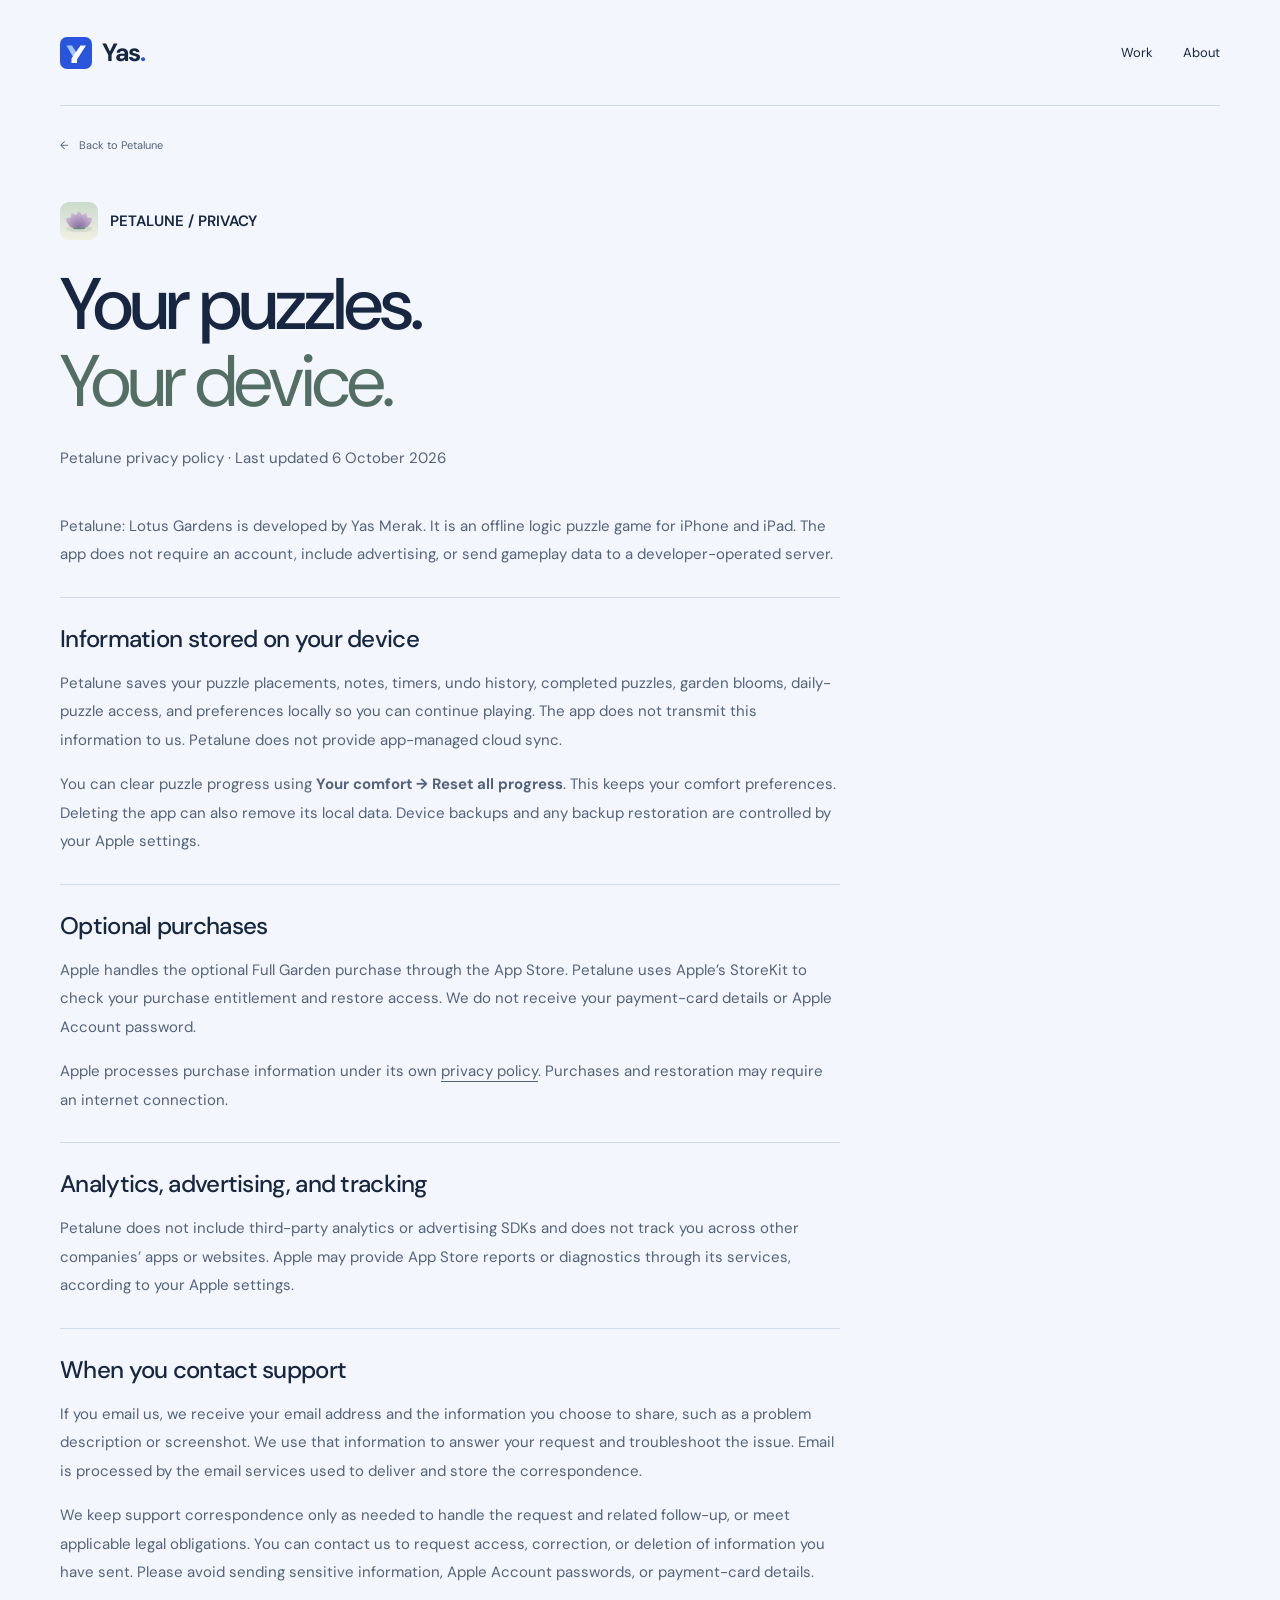
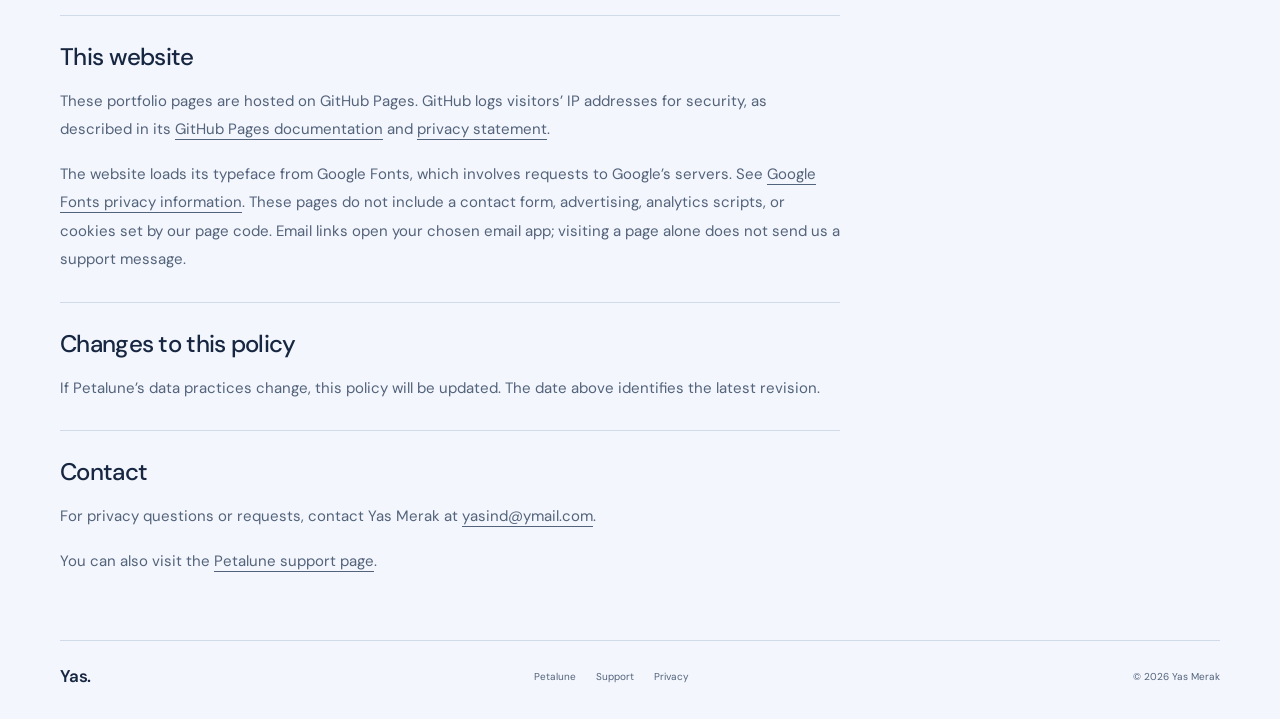
<file: apps/petalune/privacy/index.html>
<!doctype html>
<html lang="en">
<head>
  <meta charset="utf-8"><meta name="viewport" content="width=device-width,initial-scale=1">
  <title>Petalune privacy policy | Yas</title>
  <meta name="description" content="How Petalune handles on-device puzzle progress, Apple purchases, support correspondence, and visits to this website.">
  <link rel="canonical" href="https://yasmerak.site/apps/petalune/privacy/">
  <meta property="og:title" content="Petalune privacy policy"><meta property="og:description" content="How Petalune handles on-device puzzle progress, Apple purchases, support correspondence, and visits to this website."><meta property="og:type" content="website"><meta property="og:url" content="https://yasmerak.site/apps/petalune/privacy/"><meta property="og:image" content="https://yasmerak.site/assets/petalune-icon.png">
  <meta name="theme-color" content="#f3f6fc"><link rel="icon" href="/assets/favicon.svg" type="image/svg+xml"><link rel="stylesheet" href="/assets/styles.css">
</head>
<body>
  <a class="skip-link" href="#main">Skip to content</a>
  <header class="site-header wrap"><a class="brand" href="/" aria-label="Yas home"><img class="brand-symbol" src="/assets/favicon.svg" width="32" height="32" alt="">Yas<span class="brand-period" aria-hidden="true">.</span></a><nav aria-label="Main navigation"><a href="/#work">Work</a><a href="/#about">About</a></nav></header>
  <main id="main" class="wrap petalune-page">
    <a class="breadcrumb" href="/apps/petalune/"><span aria-hidden="true">←</span> Back to Petalune</a>
    <section class="document-hero" aria-labelledby="privacy-title"><div class="product-label"><img src="/assets/petalune-icon.png" width="38" height="38" alt="">PETALUNE / PRIVACY</div><h1 id="privacy-title">Your puzzles.<br><em>Your device.</em></h1><p>Petalune privacy policy · Last updated <time datetime="2026-10-06">6 October 2026</time></p></section>
    <article class="policy-copy" aria-label="Privacy policy">
      <p>Petalune: Lotus Gardens is developed by Yas Merak. It is an offline logic puzzle game for iPhone and iPad. The app does not require an account, include advertising, or send gameplay data to a developer-operated server.</p>
      <section><h2>Information stored on your device</h2><p>Petalune saves your puzzle placements, notes, timers, undo history, completed puzzles, garden blooms, daily-puzzle access, and preferences locally so you can continue playing. The app does not transmit this information to us. Petalune does not provide app-managed cloud sync.</p><p>You can clear puzzle progress using <strong>Your comfort → Reset all progress</strong>. This keeps your comfort preferences. Deleting the app can also remove its local data. Device backups and any backup restoration are controlled by your Apple settings.</p></section>
      <section><h2>Optional purchases</h2><p>Apple handles the optional Full Garden purchase through the App Store. Petalune uses Apple’s StoreKit to check your purchase entitlement and restore access. We do not receive your payment-card details or Apple Account password.</p><p>Apple processes purchase information under its own <a href="https://www.apple.com/legal/privacy/en-ww/">privacy policy</a>. Purchases and restoration may require an internet connection.</p></section>
      <section><h2>Analytics, advertising, and tracking</h2><p>Petalune does not include third-party analytics or advertising SDKs and does not track you across other companies’ apps or websites. Apple may provide App Store reports or diagnostics through its services, according to your Apple settings.</p></section>
      <section><h2>When you contact support</h2><p>If you email us, we receive your email address and the information you choose to share, such as a problem description or screenshot. We use that information to answer your request and troubleshoot the issue. Email is processed by the email services used to deliver and store the correspondence.</p><p>We keep support correspondence only as needed to handle the request and related follow-up, or meet applicable legal obligations. You can contact us to request access, correction, or deletion of information you have sent. Please avoid sending sensitive information, Apple Account passwords, or payment-card details.</p></section>
      <section><h2>This website</h2><p>These portfolio pages are hosted on GitHub Pages. GitHub logs visitors’ IP addresses for security, as described in its <a href="https://docs.github.com/en/pages/getting-started-with-github-pages/what-is-github-pages#data-collection">GitHub Pages documentation</a> and <a href="https://docs.github.com/en/site-policy/privacy-policies/github-general-privacy-statement">privacy statement</a>.</p><p>The website loads its typeface from Google Fonts, which involves requests to Google’s servers. See <a href="https://developers.google.com/fonts/faq/privacy">Google Fonts privacy information</a>. These pages do not include a contact form, advertising, analytics scripts, or cookies set by our page code. Email links open your chosen email app; visiting a page alone does not send us a support message.</p></section>
      <section><h2>Changes to this policy</h2><p>If Petalune’s data practices change, this policy will be updated. The date above identifies the latest revision.</p></section>
      <section><h2>Contact</h2><p>For privacy questions or requests, contact Yas Merak at <a href="mailto:yasind@ymail.com">yasind@ymail.com</a>.</p><p>You can also visit the <a href="/apps/petalune/support/">Petalune support page</a>.</p></section>
    </article>
  </main>
  <footer class="site-footer wrap"><a class="footer-brand" href="/">Yas.</a><nav class="petalune-nav" aria-label="Petalune navigation"><a href="/apps/petalune/">Petalune</a><a href="/apps/petalune/support/">Support</a><a href="/apps/petalune/privacy/">Privacy</a></nav><span>© 2026 Yas Merak</span></footer>
</body>
</html>
</file>
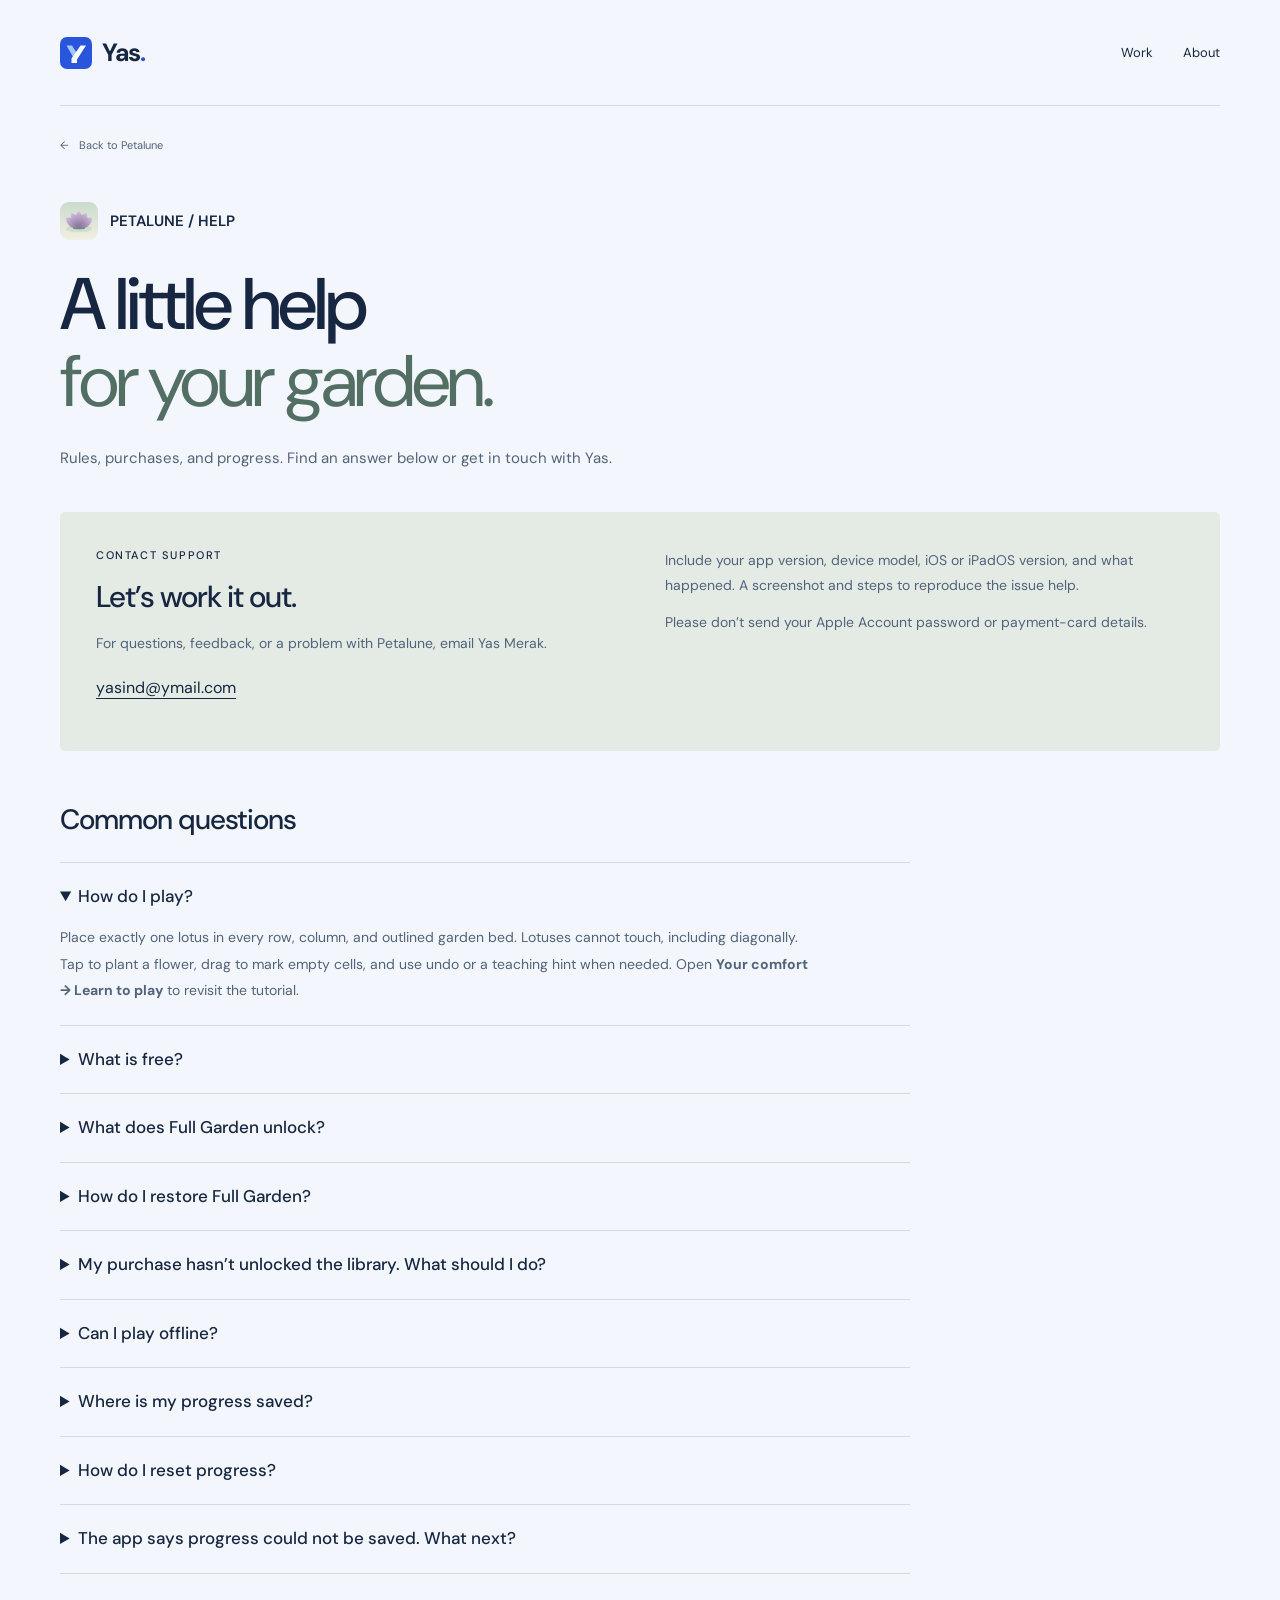
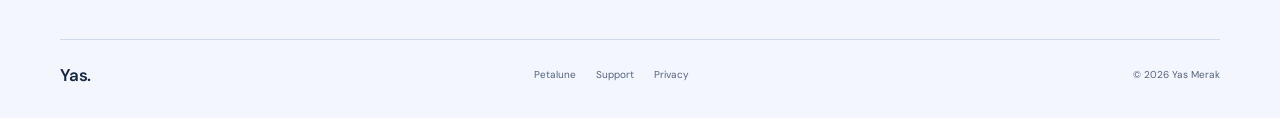
<file: apps/petalune/support/index.html>
<!doctype html>
<html lang="en">
<head>
  <meta charset="utf-8"><meta name="viewport" content="width=device-width,initial-scale=1">
  <title>Petalune support | Yas</title>
  <meta name="description" content="Get help with Petalune puzzles, Full Garden purchases, restoring access, and on-device progress. Contact Yas Merak for support.">
  <link rel="canonical" href="https://yasmerak.site/apps/petalune/support/">
  <meta property="og:title" content="Petalune support"><meta property="og:description" content="Get help with Petalune puzzles, Full Garden purchases, restoring access, and on-device progress. Contact Yas Merak for support."><meta property="og:type" content="website"><meta property="og:url" content="https://yasmerak.site/apps/petalune/support/"><meta property="og:image" content="https://yasmerak.site/assets/petalune-icon.png">
  <meta name="theme-color" content="#f3f6fc"><link rel="icon" href="/assets/favicon.svg" type="image/svg+xml"><link rel="stylesheet" href="/assets/styles.css">
</head>
<body>
  <a class="skip-link" href="#main">Skip to content</a>
  <header class="site-header wrap"><a class="brand" href="/" aria-label="Yas home"><img class="brand-symbol" src="/assets/favicon.svg" width="32" height="32" alt="">Yas<span class="brand-period" aria-hidden="true">.</span></a><nav aria-label="Main navigation"><a href="/#work">Work</a><a href="/#about">About</a></nav></header>
  <main id="main" class="wrap petalune-page">
    <a class="breadcrumb" href="/apps/petalune/"><span aria-hidden="true">←</span> Back to Petalune</a>
    <section class="document-hero" aria-labelledby="support-title"><div class="product-label"><img src="/assets/petalune-icon.png" width="38" height="38" alt="">PETALUNE / HELP</div><h1 id="support-title">A little help<br><em>for your garden.</em></h1><p>Rules, purchases, and progress. Find an answer below or get in touch with Yas.</p></section>
    <section class="contact-panel" aria-labelledby="contact-title"><div><span class="eyebrow">CONTACT SUPPORT</span><h2 id="contact-title">Let’s work it out.</h2><p>For questions, feedback, or a problem with Petalune, email Yas Merak.</p><p class="contact-address"><a href="mailto:yasind@ymail.com">yasind@ymail.com</a></p></div><div><p>Include your app version, device model, iOS or iPadOS version, and what happened. A screenshot and steps to reproduce the issue help.</p><p>Please don’t send your Apple Account password or payment-card details.</p></div></section>
    <section class="help-list" aria-labelledby="faq-title"><h2 id="faq-title">Common questions</h2>
      <details open><summary>How do I play?</summary><p>Place exactly one lotus in every row, column, and outlined garden bed. Lotuses cannot touch, including diagonally. Tap to plant a flower, drag to mark empty cells, and use undo or a teaching hint when needed. Open <strong>Your comfort → Learn to play</strong> to revisit the tutorial.</p></details>
      <details><summary>What is free?</summary><p>The 24 starter puzzles, today’s daily pick from the bundled collection, teaching hints, and comfort settings. Free starter puzzles span all four difficulty levels.</p></details>
      <details><summary>What does Full Garden unlock?</summary><p>All 220 puzzles in the launch collection through one optional, permanent purchase. It is not a subscription. Future expansion packs may be sold separately. The current regional price is shown before you purchase.</p></details>
      <details><summary>How do I restore Full Garden?</summary><p>Use the Apple Account that made the purchase. In Petalune, open <strong>Your comfort → Restore purchases</strong>, or choose <strong>Restore Purchases</strong> in the Full Garden offer. Connect to the internet to restore or refresh access. A restored purchase unlocks the collection; it does not restore puzzle progress.</p></details>
      <details><summary>My purchase hasn’t unlocked the library. What should I do?</summary><p>If Apple shows the purchase as pending, wait for approval. Otherwise, check your internet connection and Apple Account, then try Restore purchases. If access still isn’t restored, contact support with the message shown in the app. Never send passwords or payment-card details.</p></details>
      <details><summary>Can I play offline?</summary><p>Yes. The puzzles are bundled in the app. Making or restoring a purchase may require an internet connection.</p></details>
      <details><summary>Where is my progress saved?</summary><p>Puzzle progress, completed gardens, blooms, and preferences are stored on your device. Petalune has no app account or app-managed cloud sync. Deleting the app can remove local progress. Device backups depend on your Apple settings.</p></details>
      <details><summary>How do I reset progress?</summary><p>Use <strong>Your comfort → Reset all progress</strong> and confirm. This clears placements, notes, timers, undo history, completions, and collected blooms. The reset cannot be undone. Your comfort preferences are kept, and it does not cancel your Full Garden purchase.</p></details>
      <details><summary>The app says progress could not be saved. What next?</summary><p>Free some storage on your device, then try again. Avoid deleting the app as a troubleshooting step if you want to keep your progress. If the message persists, contact support.</p></details>
    </section>
  </main>
  <footer class="site-footer wrap"><a class="footer-brand" href="/">Yas.</a><nav class="petalune-nav" aria-label="Petalune navigation"><a href="/apps/petalune/">Petalune</a><a href="/apps/petalune/support/">Support</a><a href="/apps/petalune/privacy/">Privacy</a></nav><span>© 2026 Yas Merak</span></footer>
</body>
</html>
</file>
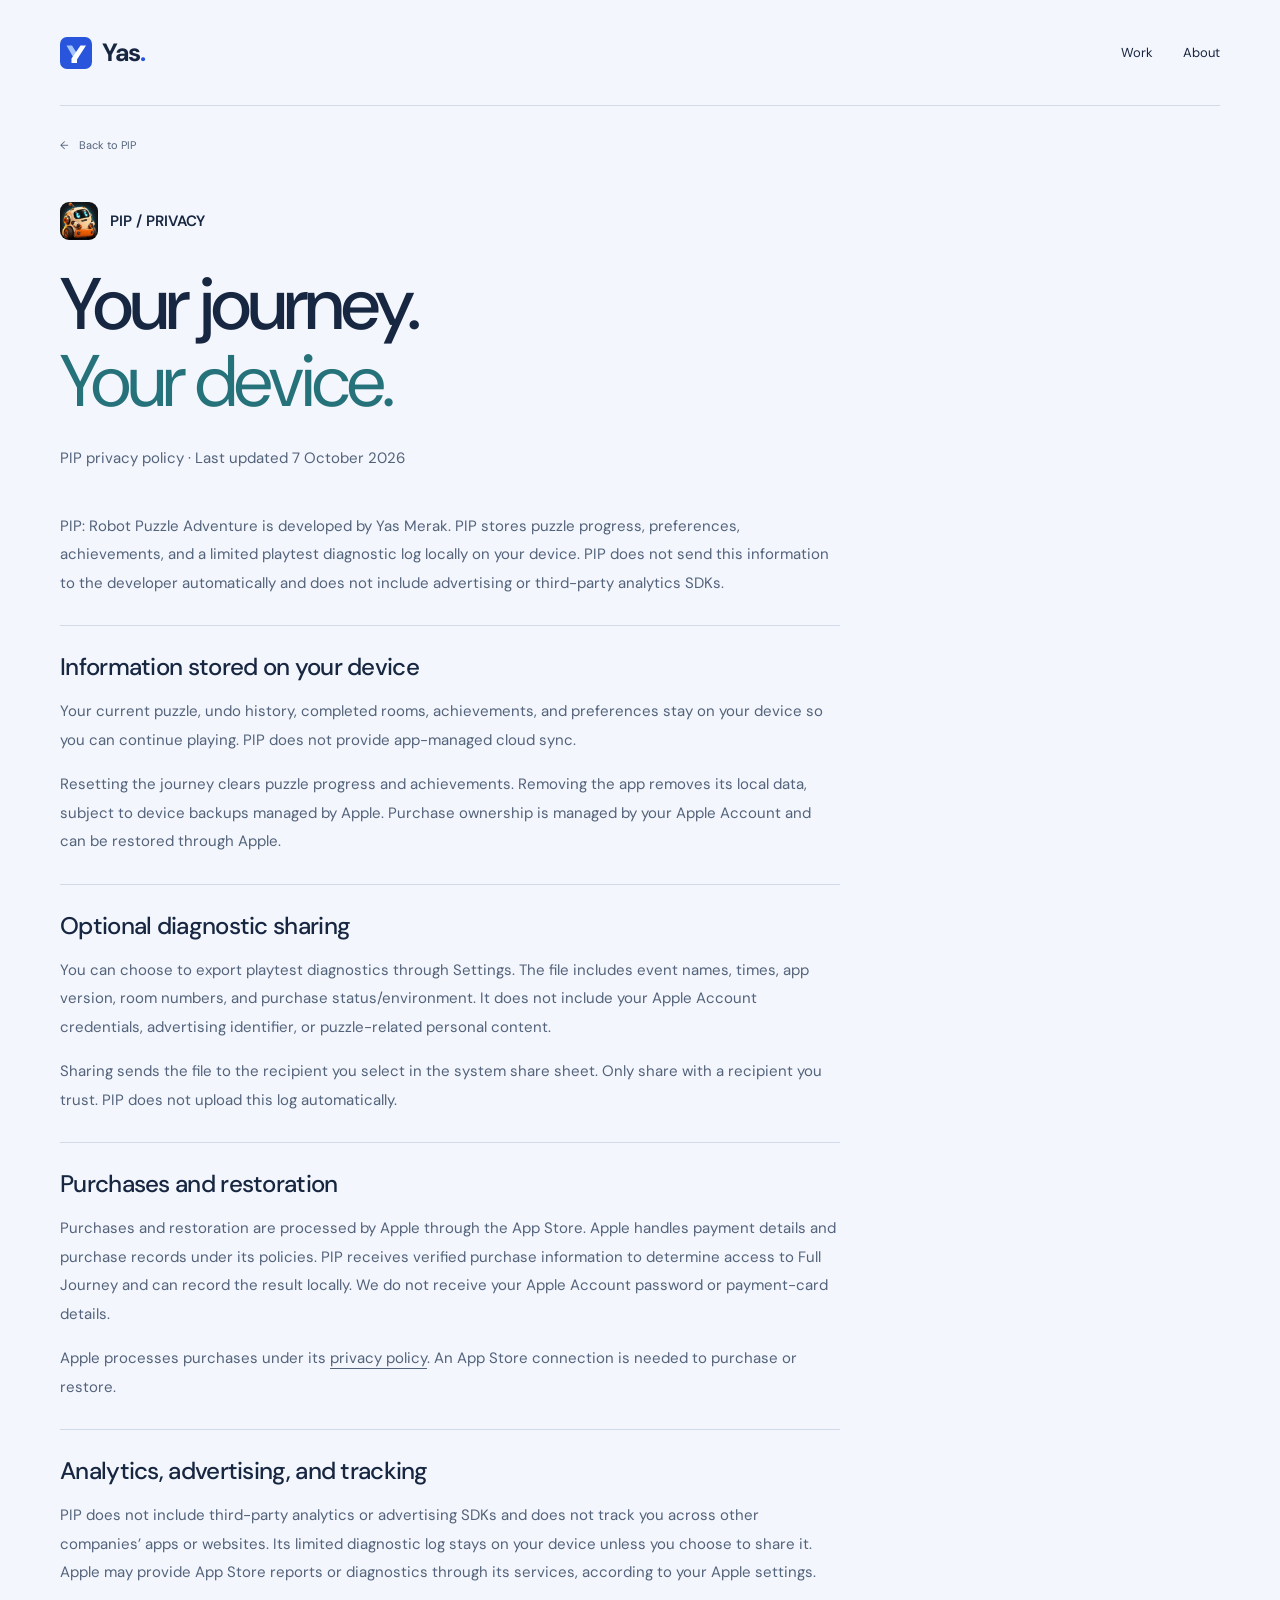
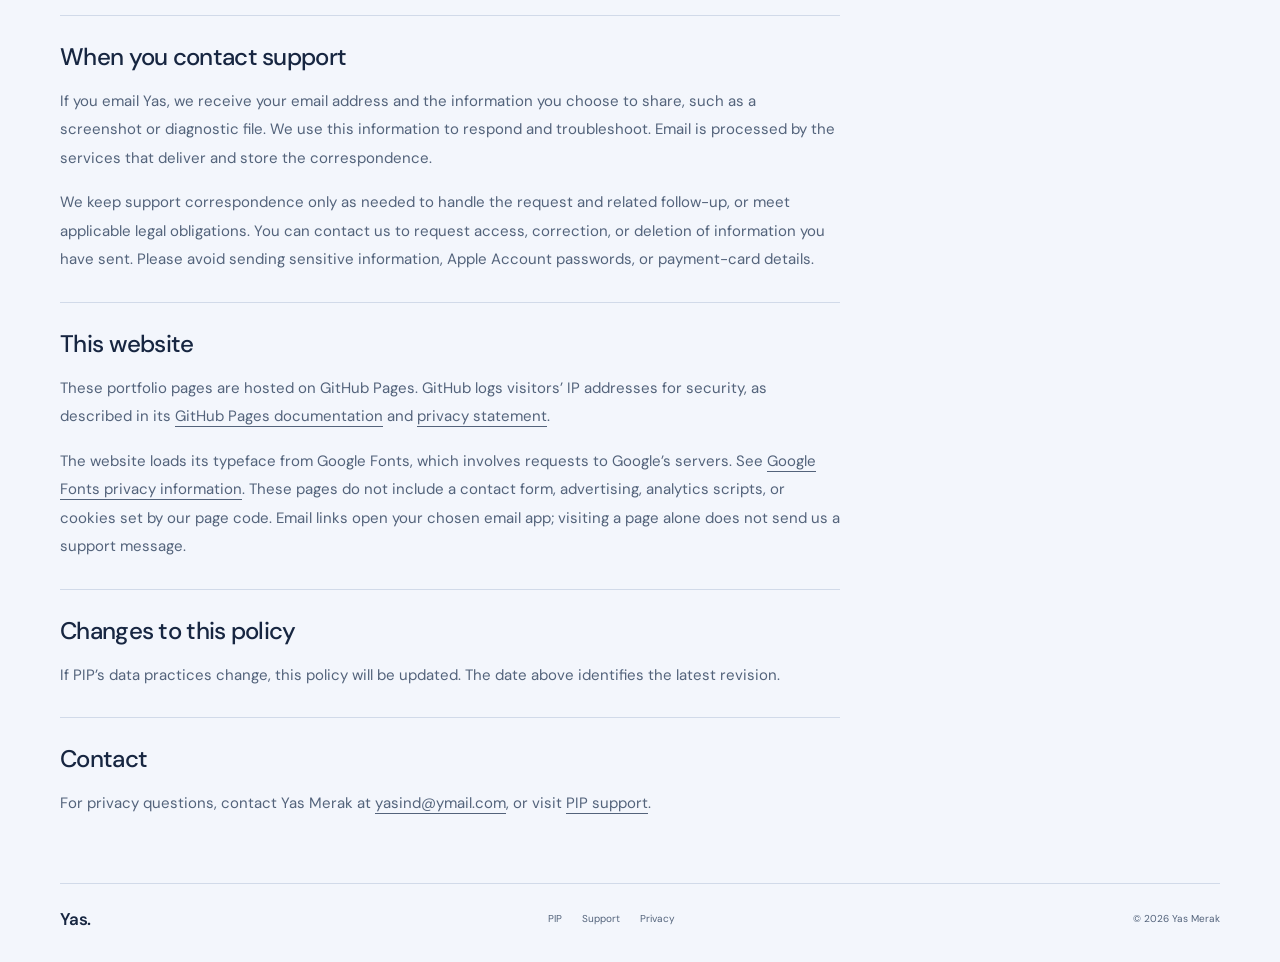
<file: apps/pip/privacy/index.html>
<!doctype html>
<html lang="en">
<head>
  <meta charset="utf-8"><meta name="viewport" content="width=device-width,initial-scale=1">
  <title>PIP privacy policy | Yas</title><meta name="description" content="How PIP handles on-device progress, preferences, achievements, optional diagnostic sharing, and Apple purchases.">
  <link rel="canonical" href="https://yasmerak.site/apps/pip/privacy/">
  <meta property="og:title" content="PIP privacy policy | Yas"><meta property="og:description" content="How PIP handles on-device progress, preferences, achievements, optional diagnostic sharing, and Apple purchases."><meta property="og:type" content="website"><meta property="og:url" content="https://yasmerak.site/apps/pip/privacy/"><meta property="og:image" content="https://yasmerak.site/assets/pip-icon.png">
  <meta name="theme-color" content="#f3f6fc"><link rel="icon" href="/assets/favicon.svg" type="image/svg+xml"><link rel="stylesheet" href="/assets/styles.css">
</head>
<body>
  <a class="skip-link" href="#main">Skip to content</a>
  <header class="site-header wrap"><a class="brand" href="/" aria-label="Yas home"><img class="brand-symbol" src="/assets/favicon.svg" width="32" height="32" alt="">Yas<span class="brand-period" aria-hidden="true">.</span></a><nav aria-label="Main navigation"><a href="/#work">Work</a><a href="/#about">About</a></nav></header>
  <main id="main" class="wrap pip-page">
    <a class="breadcrumb" href="/apps/pip/"><span aria-hidden="true">←</span> Back to PIP</a>
    <section class="document-hero" aria-labelledby="privacy-title"><div class="product-label"><img src="/assets/pip-icon.png" width="38" height="38" alt="">PIP / PRIVACY</div><h1 id="privacy-title">Your journey.<br><em>Your device.</em></h1><p>PIP privacy policy · Last updated <time datetime="2026-10-07">7 October 2026</time></p></section>
    <article class="policy-copy" aria-label="Privacy policy"><p>PIP: Robot Puzzle Adventure is developed by Yas Merak. PIP stores puzzle progress, preferences, achievements, and a limited playtest diagnostic log locally on your device. PIP does not send this information to the developer automatically and does not include advertising or third-party analytics SDKs.</p>
    <section><h2>Information stored on your device</h2><p>Your current puzzle, undo history, completed rooms, achievements, and preferences stay on your device so you can continue playing. PIP does not provide app-managed cloud sync.</p><p>Resetting the journey clears puzzle progress and achievements. Removing the app removes its local data, subject to device backups managed by Apple. Purchase ownership is managed by your Apple Account and can be restored through Apple.</p></section>
    <section><h2>Optional diagnostic sharing</h2><p>You can choose to export playtest diagnostics through Settings. The file includes event names, times, app version, room numbers, and purchase status/environment. It does not include your Apple Account credentials, advertising identifier, or puzzle-related personal content.</p><p>Sharing sends the file to the recipient you select in the system share sheet. Only share with a recipient you trust. PIP does not upload this log automatically.</p></section>
    <section><h2>Purchases and restoration</h2><p>Purchases and restoration are processed by Apple through the App Store. Apple handles payment details and purchase records under its policies. PIP receives verified purchase information to determine access to Full Journey and can record the result locally. We do not receive your Apple Account password or payment-card details.</p><p>Apple processes purchases under its <a href="https://www.apple.com/legal/privacy/en-ww/">privacy policy</a>. An App Store connection is needed to purchase or restore.</p></section>
    <section><h2>Analytics, advertising, and tracking</h2><p>PIP does not include third-party analytics or advertising SDKs and does not track you across other companies’ apps or websites. Its limited diagnostic log stays on your device unless you choose to share it. Apple may provide App Store reports or diagnostics through its services, according to your Apple settings.</p></section>
    <section><h2>When you contact support</h2><p>If you email Yas, we receive your email address and the information you choose to share, such as a screenshot or diagnostic file. We use this information to respond and troubleshoot. Email is processed by the services that deliver and store the correspondence.</p><p>We keep support correspondence only as needed to handle the request and related follow-up, or meet applicable legal obligations. You can contact us to request access, correction, or deletion of information you have sent. Please avoid sending sensitive information, Apple Account passwords, or payment-card details.</p></section>
    <section><h2>This website</h2><p>These portfolio pages are hosted on GitHub Pages. GitHub logs visitors’ IP addresses for security, as described in its <a href="https://docs.github.com/en/pages/getting-started-with-github-pages/what-is-github-pages#data-collection">GitHub Pages documentation</a> and <a href="https://docs.github.com/en/site-policy/privacy-policies/github-general-privacy-statement">privacy statement</a>.</p><p>The website loads its typeface from Google Fonts, which involves requests to Google’s servers. See <a href="https://developers.google.com/fonts/faq/privacy">Google Fonts privacy information</a>. These pages do not include a contact form, advertising, analytics scripts, or cookies set by our page code. Email links open your chosen email app; visiting a page alone does not send us a support message.</p></section>
    <section><h2>Changes to this policy</h2><p>If PIP’s data practices change, this policy will be updated. The date above identifies the latest revision.</p></section>
    <section><h2>Contact</h2><p>For privacy questions, contact Yas Merak at <a href="mailto:yasind@ymail.com">yasind@ymail.com</a>, or visit <a href="/apps/pip/support/">PIP support</a>.</p></section>
    </article>
  </main>
  <footer class="site-footer wrap"><a class="footer-brand" href="/">Yas.</a><nav class="petalune-nav" aria-label="PIP navigation"><a href="/apps/pip/">PIP</a><a href="/apps/pip/support/">Support</a><a href="/apps/pip/privacy/">Privacy</a></nav><span>© 2026 Yas Merak</span></footer>
</body>
</html>
</file>
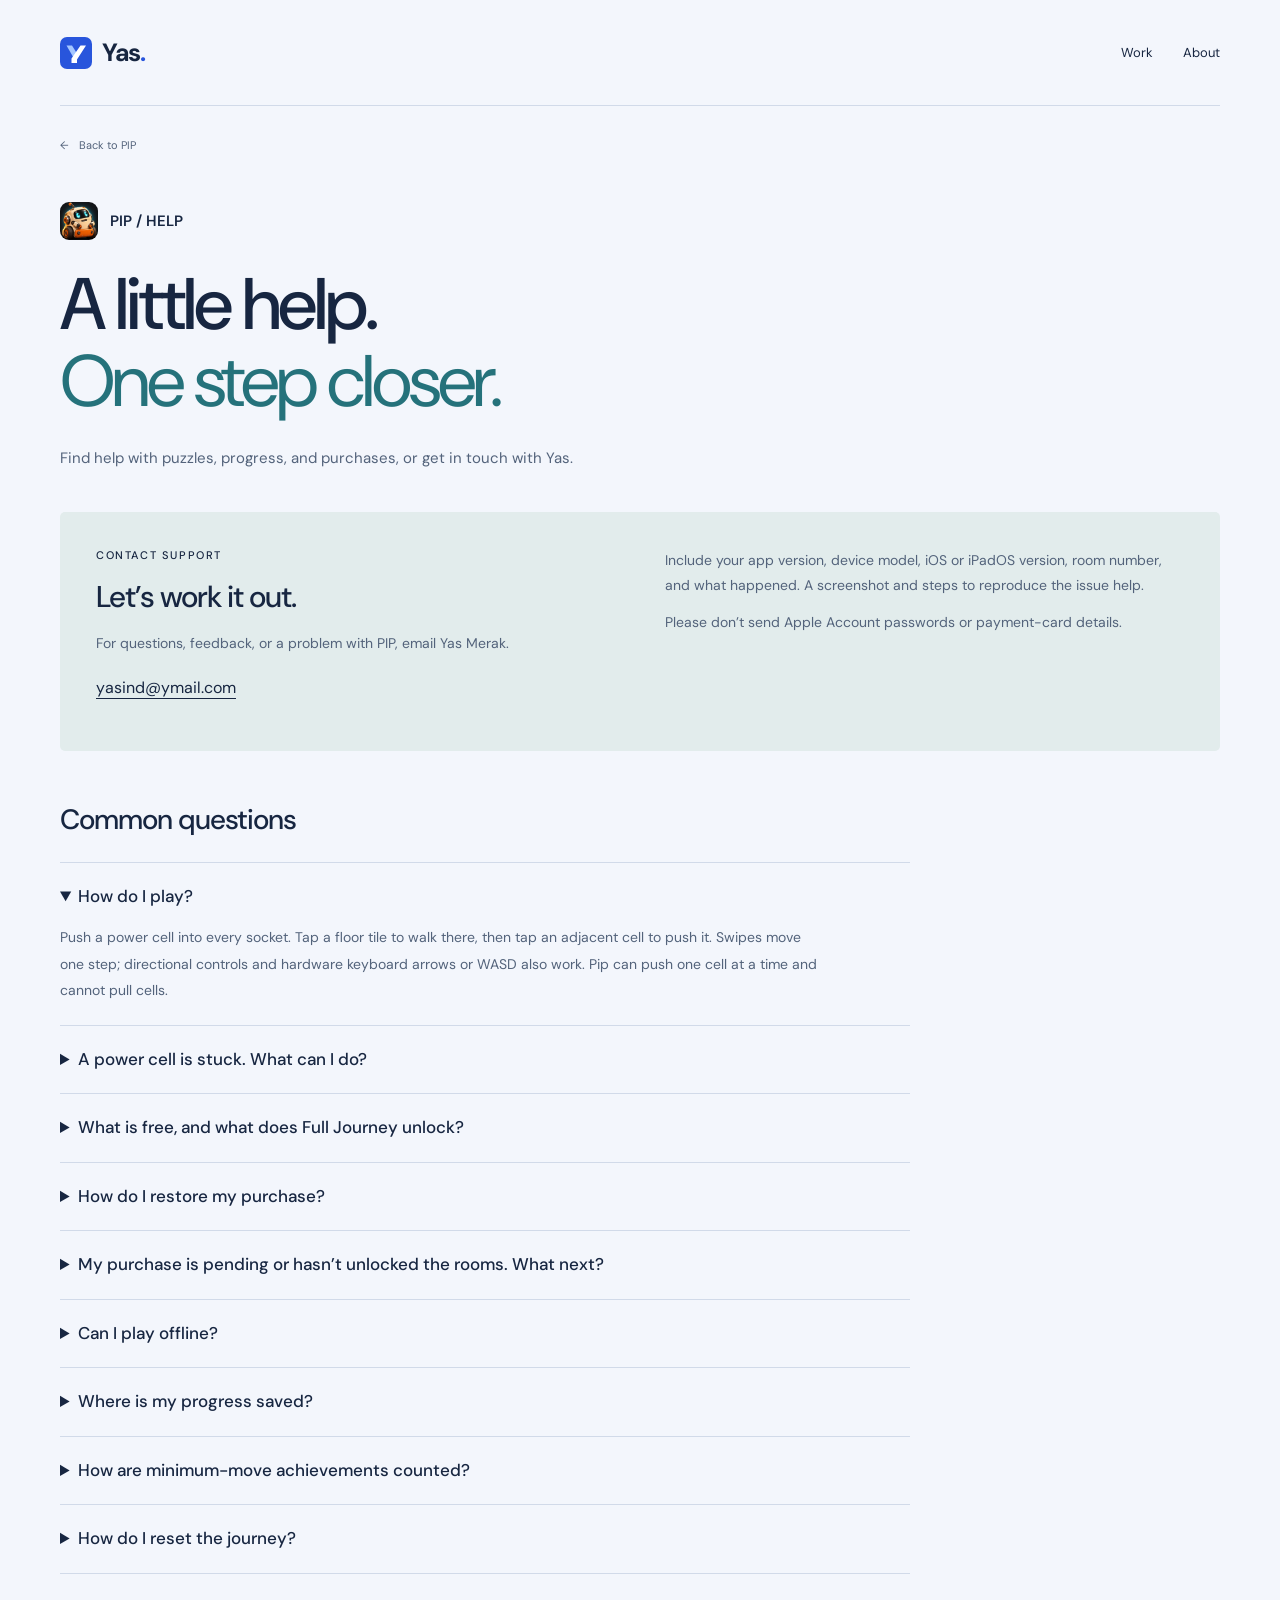
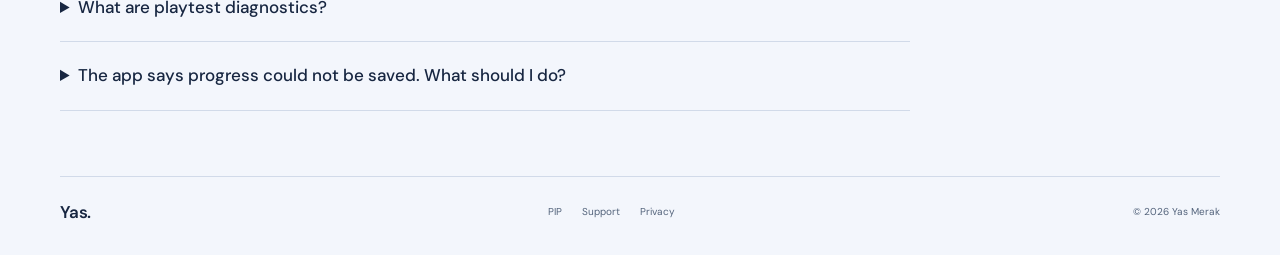
<file: apps/pip/support/index.html>
<!doctype html>
<html lang="en">
<head>
  <meta charset="utf-8"><meta name="viewport" content="width=device-width,initial-scale=1">
  <title>PIP support | Yas</title><meta name="description" content="Help with PIP puzzles, hints, saved progress, and Full Journey purchases. Contact Yas Merak for support.">
  <link rel="canonical" href="https://yasmerak.site/apps/pip/support/">
  <meta property="og:title" content="PIP support | Yas"><meta property="og:description" content="Help with PIP puzzles, hints, saved progress, and Full Journey purchases. Contact Yas Merak for support."><meta property="og:type" content="website"><meta property="og:url" content="https://yasmerak.site/apps/pip/support/"><meta property="og:image" content="https://yasmerak.site/assets/pip-icon.png">
  <meta name="theme-color" content="#f3f6fc"><link rel="icon" href="/assets/favicon.svg" type="image/svg+xml"><link rel="stylesheet" href="/assets/styles.css">
</head>
<body>
  <a class="skip-link" href="#main">Skip to content</a>
  <header class="site-header wrap"><a class="brand" href="/" aria-label="Yas home"><img class="brand-symbol" src="/assets/favicon.svg" width="32" height="32" alt="">Yas<span class="brand-period" aria-hidden="true">.</span></a><nav aria-label="Main navigation"><a href="/#work">Work</a><a href="/#about">About</a></nav></header>
  <main id="main" class="wrap pip-page">
    <a class="breadcrumb" href="/apps/pip/"><span aria-hidden="true">←</span> Back to PIP</a>
    <section class="document-hero" aria-labelledby="support-title"><div class="product-label"><img src="/assets/pip-icon.png" width="38" height="38" alt="">PIP / HELP</div><h1 id="support-title">A little help.<br><em>One step closer.</em></h1><p>Find help with puzzles, progress, and purchases, or get in touch with Yas.</p>
    </section>
    <section class="contact-panel" aria-labelledby="contact-title"><div><span class="eyebrow">CONTACT SUPPORT</span><h2 id="contact-title">Let’s work it out.</h2><p>For questions, feedback, or a problem with PIP, email Yas Merak.</p><p class="contact-address"><a href="mailto:yasind@ymail.com">yasind@ymail.com</a></p></div><div><p>Include your app version, device model, iOS or iPadOS version, room number, and what happened. A screenshot and steps to reproduce the issue help.</p><p>Please don’t send Apple Account passwords or payment-card details.</p></div>
    </section>
    <section class="help-list" aria-labelledby="faq-title"><h2 id="faq-title">Common questions</h2>
    <details open><summary>How do I play?</summary><p>Push a power cell into every socket. Tap a floor tile to walk there, then tap an adjacent cell to push it. Swipes move one step; directional controls and hardware keyboard arrows or WASD also work. Pip can push one cell at a time and cannot pull cells.</p></details>
    <details><summary>A power cell is stuck. What can I do?</summary><p>Use Undo to reverse a few moves, or Restart to try the room again. Hints look for a route from your current board and can tell you when a cell is trapped. Restart asks for confirmation after you have moved.</p></details>
    <details><summary>What is free, and what does Full Journey unlock?</summary><p>Rooms 1–20 are free, with hints, unlimited undo, replay, and saved progress. One optional non-consumable Full Journey purchase unlocks rooms 21–200. It is not a subscription. Rooms still open in order as you solve them. Your regional price appears in the app before purchase.</p></details>
    <details><summary>How do I restore my purchase?</summary><p>Connect to the App Store using the Apple Account that made the purchase, then open <strong>Settings → Restore purchases</strong>. Restoring unlocks purchased rooms; it does not restore puzzle progress from another device.</p></details>
    <details><summary>My purchase is pending or hasn’t unlocked the rooms. What next?</summary><p>If Apple is awaiting approval, access unlocks when Apple confirms the purchase. Otherwise, check your connection and Apple Account, then try Restore purchases. If access is still missing, email support with the message shown in the app.</p></details>
    <details><summary>Can I play offline?</summary><p>Yes. Puzzles, artwork, and audio are bundled in the app. Buying or restoring Full Journey requires an App Store connection; unlocked gameplay works offline.</p></details>
    <details><summary>Where is my progress saved?</summary><p>Your current board, undo history, completed rooms, achievements, and preferences are stored on your device. There is no app account or app-managed cloud sync. Removing the app can remove local progress; device backups depend on your Apple settings.</p></details>
    <details><summary>How are minimum-move achievements counted?</summary><p>Each room has a minimum-move target. Successful walking and pushing steps count toward the achievement, including steps later undone. Restart begins a fresh attempt. Hint-free achievements require solving an attempt without asking for a hint.</p></details>
    <details><summary>How do I reset the journey?</summary><p>Open <strong>Settings → Reset all progress</strong> and confirm. This clears completed rooms, achievements, and the current puzzle and starts you back at room 1. It cannot be undone and does not cancel your Full Journey purchase.</p></details>
    <details><summary>What are playtest diagnostics?</summary><p><strong>Settings → Share playtest diagnostics</strong> lets you export a local event log if you choose. It includes app version, event times, rooms played, and purchase status/environment. The app does not upload it automatically. You choose the recipient in the system share sheet.</p></details>
    <details><summary>The app says progress could not be saved. What should I do?</summary><p>Check available device storage, free some space, and try again. Keep the app installed to preserve your local progress. If the message persists, contact support with your device details and the room number.</p></details>
    </section>
  </main>
  <footer class="site-footer wrap"><a class="footer-brand" href="/">Yas.</a><nav class="petalune-nav" aria-label="PIP navigation"><a href="/apps/pip/">PIP</a><a href="/apps/pip/support/">Support</a><a href="/apps/pip/privacy/">Privacy</a></nav><span>© 2026 Yas Merak</span></footer>
</body>
</html>
</file>
<file: assets/styles.css>
@import url('https://fonts.googleapis.com/css2?family=DM+Sans:wght@400;500;600;700&display=swap');
:root{--paper:#f3f6fc;--ink:#172641;--muted:#53637b;--line:#d1dae9;--accent:#2855dc;--product-tint:#dde8ff;--serif:'DM Sans',Arial,sans-serif;--sans:'DM Sans',Arial,sans-serif}
*{box-sizing:border-box}html{scroll-behavior:smooth;scroll-padding-top:30px}body{margin:0;background:var(--paper);color:var(--ink);font-family:var(--sans);-webkit-font-smoothing:antialiased}a{color:inherit;text-decoration:none}img{max-width:100%;height:auto;display:block}button,a{-webkit-tap-highlight-color:transparent}a:focus-visible,summary:focus-visible{outline:3px solid var(--accent);outline-offset:6px}a:hover{color:var(--accent)}.wrap{width:min(1160px,calc(100% - 96px));margin-inline:auto}.mono,.eyebrow,.product-kicker{font-size:11px;letter-spacing:1.6px;font-weight:500}.mono{font-family:var(--sans)}.skip-link{position:absolute;top:8px;left:8px;transform:translateY(-150%);padding:12px;background:var(--ink);color:white;z-index:10}.skip-link:focus{transform:none}.site-header{display:flex;align-items:center;justify-content:space-between;height:106px;border-bottom:1px solid var(--line)}.brand{display:flex;align-items:center;gap:9px;font-size:24px;font-weight:600;letter-spacing:-1.2px}.site-header nav{display:flex;gap:35px;font-size:13px}.hero{position:relative;padding-block:72px 66px;overflow:hidden}.eyebrow{display:block}h1,h2,h3,p{margin:0}h1{font-family:var(--serif);font-size:clamp(70px,8.8vw,132px);font-weight:400;line-height:.96;letter-spacing:-3px;margin:32px 0 36px}em{font-weight:400;color:var(--accent)}.hero-bottom{display:flex;align-items:flex-end;justify-content:space-between}.hero-bottom p{font-size:16px;line-height:1.7;color:var(--muted)}.text-link{display:inline-flex;align-items:center;gap:36px;font-size:13px;font-weight:500;border-bottom:1px solid var(--ink);padding-bottom:9px}.text-link span{font-size:21px}.section-heading{display:flex;justify-content:space-between;align-items:center;border-top:1px solid var(--line);padding:25px 0}.section-heading h2{font-size:14px;font-weight:500}.section-heading .mono{color:var(--muted)}.product-card{display:grid;grid-template-columns:35% 65%;min-height:440px;background:var(--product-tint);border-radius:5px;overflow:hidden;position:relative}.product-card-copy{padding:38px 36px;display:flex;flex-direction:column;align-items:flex-start}.product-kicker{display:flex;align-items:center;gap:14px;font-size:9px;letter-spacing:1.5px}.product-kicker img{object-fit:contain}.product-card h3{font-family:var(--serif);font-weight:400;font-size:48px;letter-spacing:-1px;margin:34px 0 8px}.product-card-copy>p{font-family:var(--serif);font-size:29px;line-height:1.18;color:#344d78}.round-link{border:1px solid #718ab7;border-radius:50%;width:46px;height:46px;display:grid;place-items:center;font-size:25px;margin-top:25px;transition:background .2s,transform .2s}.round-link:hover{background:var(--paper);color:var(--ink);transform:rotate(6deg)}.product-index{margin-top:auto;padding-top:20px;font-size:9px}.product-preview{align-self:center;background:white;margin:45px -70px 45px 0;box-shadow:0 16px 35px #183b6d20;border:1px solid #ffffff80;border-radius:8px;overflow:hidden;transform:rotate(-2deg);transition:transform .3s}.product-preview:hover{transform:rotate(0)}.product-preview img{width:100%;height:auto}.window-bar{height:31px;background:#f5f5f5;display:flex;align-items:center;gap:5px;padding:0 12px}.window-bar span{height:6px;width:6px;border-radius:50%;background:#c6c7c1}.window-bar b{font-weight:400;font-size:9px;position:absolute;left:44%;color:#74746c}.product-summary{display:flex;justify-content:space-between;gap:24px;align-items:center;padding:21px 0 32px}.product-summary p{font-size:13px;color:var(--muted)}.tags{display:flex;gap:8px;flex-wrap:wrap}.tags span{font-size:10px;border:1px solid var(--line);padding:6px 10px;border-radius:30px;white-space:nowrap}.collection-note{display:flex;align-items:center;gap:32px;border-top:1px solid var(--line);border-bottom:1px solid var(--line);padding:24px 0}.collection-note .mono{font-size:9px;color:var(--muted)}.collection-note p{font-family:var(--serif);font-size:25px}.collection-note>span:last-child{margin-left:auto;font-size:26px;color:#838579}.about{display:grid;grid-template-columns:1fr 1fr;padding:108px 0;gap:70px}.about h2{font-family:var(--serif);font-size:82px;font-weight:400;line-height:1;letter-spacing:-1px;margin-top:30px}.about h2 span{color:var(--accent)}.about-copy{padding-top:4px}.about-lead{font-family:var(--serif);font-size:38px;line-height:1.12;margin-bottom:25px}.about-copy>p:not(.about-lead){font-size:14px;line-height:1.8;color:var(--muted);max-width:440px;margin-bottom:18px}.about-copy .text-link{margin-top:12px}.closing{border-top:1px solid var(--line);display:flex;align-items:center;gap:30px;padding:39px 0}.closing>span{font-size:46px;color:var(--accent)}.closing p{font-family:var(--serif);font-size:28px;line-height:1.1}.back-top{margin-left:auto;border:1px solid var(--line);border-radius:50%;width:40px;height:40px;display:grid;place-items:center;font-size:20px}.site-footer{display:flex;gap:30px;justify-content:space-between;align-items:center;padding:24px 0 32px;border-top:1px solid var(--line);color:var(--muted);font-size:10px}.footer-brand{font-weight:600;font-size:17px;color:var(--ink);letter-spacing:-.6px}
/* Product detail */
.breadcrumb{font-size:11px;display:inline-flex;gap:10px;color:var(--muted);margin-top:32px}.product-hero{padding:48px 0 50px;display:grid;grid-template-columns:1.4fr 1fr;gap:80px;align-items:end}.product-label{display:flex;align-items:center;gap:12px;font-size:15px;font-weight:600}.product-label img{width:38px;height:38px;object-fit:contain}.live-label{font-size:9px;border:1px solid var(--line);border-radius:20px;padding:5px 9px;font-weight:400;margin-left:6px}.live-label:before{content:'';display:inline-block;width:5px;height:5px;background:#66764b;border-radius:50%;margin-right:6px}.product-hero h1{font-size:clamp(60px,6.3vw,88px);line-height:1.02;margin:25px 0 0;letter-spacing:-2px}.product-hero-copy>p{color:var(--muted);font-size:15px;line-height:1.8;margin-bottom:24px}.button{display:inline-flex;align-items:center;justify-content:center;gap:25px;background:var(--ink);color:var(--paper);padding:15px 20px;border-radius:3px;font-size:12px;transition:background .2s}.button:hover{background:var(--accent);color:white}.secondary-button{background:transparent;border:1px solid var(--line);color:var(--ink)}.secondary-button:hover{color:var(--ink);background:#e1e8f5}.button-row{display:flex;gap:10px;flex-wrap:wrap}.product-hero-copy .platform-note{font-size:10px;margin:13px 0 0}.screenshot-stage{background:#f0d66e;padding:50px 65px 0;border-radius:5px;overflow:hidden}.screenshot-stage img{border-radius:6px 6px 0 0;box-shadow:0 0 40px #7b5d1820;width:100%}.stage-caption{display:flex;justify-content:space-between;padding:15px 0 30px;font-size:10px;color:var(--muted)}.product-intro{padding:62px 0 65px;border-bottom:1px solid var(--line);display:grid;grid-template-columns:1fr 1fr;gap:80px}.product-intro h2{font-family:var(--serif);font-size:43px;line-height:1.08;font-weight:400;letter-spacing:-.5px}.product-intro p{font-size:14px;line-height:1.9;color:var(--muted)}.feature{display:grid;grid-template-columns:1fr 1.3fr;gap:85px;padding:64px 0;border-bottom:1px solid var(--line);align-items:center}.feature.reverse{grid-template-columns:1.3fr 1fr}.feature h2{font-family:var(--serif);font-size:44px;font-weight:400;line-height:1.08;margin:18px 0;letter-spacing:-.5px}.feature p{font-size:14px;line-height:1.85;color:var(--muted);margin-bottom:20px}.feature-image{background:#e3e9f4;padding:24px;border-radius:5px}.feature-image img{width:100%;box-shadow:0 3px 16px #27282010;border-radius:3px}.feature-image.gold{background:#ede3b7}.feature-image.white{background:#e6edf8}.feature-points{padding:0;list-style:none;margin:0}.feature-points li{font-size:12px;color:var(--muted);padding:9px 0;border-top:1px solid var(--line);display:flex;gap:10px}.feature-points li:before{content:'↗';color:var(--accent)}.workflow{padding:65px 0}.workflow h2{font-family:var(--serif);font-size:46px;font-weight:400;margin:20px 0 35px}.workflow-grid{display:grid;grid-template-columns:repeat(3,1fr);gap:32px}.workflow-step{border-top:1px solid var(--line);padding-top:20px}.step-number{font-family:var(--serif);font-size:32px;color:var(--accent)}.workflow-step h3{font-size:16px;font-weight:500;margin:18px 0 10px}.workflow-step p{font-size:13px;color:var(--muted);line-height:1.8}.product-cta{padding:50px;background:#e4ecfa;border-radius:5px;display:flex;align-items:center;justify-content:space-between;gap:30px;margin-bottom:65px}.product-cta h2{font-family:var(--serif);font-size:44px;font-weight:400;line-height:1.05;margin:12px 0}.product-cta p{font-size:12px;color:var(--muted);line-height:1.7}.product-links{display:flex;gap:22px;font-size:11px;margin-top:15px}.product-bottom{margin-top:36px}.error-page{min-height:60vh;padding:90px 0}.error-page h1{font-size:80px}.error-page p{margin-bottom:25px;color:var(--muted)}
@media(min-width:1500px){.hero{padding-block:95px 85px}}
@media(max-width:1000px){.wrap{width:calc(100% - 64px)}.product-card-copy{padding:30px 25px}.product-card h3{font-size:40px}.product-card-copy>p{font-size:26px}.product-card{min-height:390px}.product-summary{align-items:flex-start;flex-direction:column;gap:12px}.product-hero{gap:35px;grid-template-columns:1.2fr 1fr}.product-hero h1{font-size:65px}.feature,.feature.reverse{gap:40px}.product-intro{gap:40px}.screenshot-stage{padding:35px 40px 0}}
@media(max-width:700px){.wrap{width:calc(100% - 40px)}.site-header{height:80px}.brand{font-size:21px}.site-header nav{gap:19px;font-size:12px}.site-header nav>a:last-child{display:none}.hero{padding:46px 0 40px}.eyebrow{font-size:9px;letter-spacing:1.2px}.hero h1{font-size:clamp(64px,13.3vw,90px);letter-spacing:-1.5px;margin:27px 0 30px}.hero-bottom{align-items:flex-start;flex-direction:column;gap:24px}.hero-bottom p{font-size:14px}.section-heading .mono{font-size:9px;letter-spacing:1px}.product-card{grid-template-columns:1fr;min-height:unset}.product-card-copy{padding:27px;min-height:285px}.product-kicker{font-size:9px}.product-card h3{font-size:46px;margin-top:24px}.product-card-copy>p{font-size:27px}.product-card-copy .round-link{position:absolute;right:28px;top:142px;margin:0}.product-index{padding-top:20px}.product-preview{margin:0 -40px 29px 27px;transform:rotate(-2deg)}.product-summary{padding-bottom:26px}.product-summary p{line-height:1.6}.collection-note{gap:15px;flex-wrap:wrap}.collection-note .mono{width:100%;font-size:8px}.collection-note p{font-size:23px}.collection-note>span:last-child{font-size:22px}.about{padding:62px 0;grid-template-columns:1fr;gap:35px}.about h2{font-size:65px;margin-top:24px}.about-lead{font-size:34px}.about-copy>p:not(.about-lead){font-size:13px}.closing{padding:29px 0;gap:17px}.closing p{font-size:25px}.closing>span{font-size:36px}.site-footer{flex-wrap:wrap;gap:13px;padding:22px 0}.site-footer>span:last-child{width:100%}.breadcrumb{margin-top:26px}.product-hero{grid-template-columns:1fr;gap:25px;padding:35px 0}.product-hero h1{font-size:62px;letter-spacing:-1px;margin:22px 0 0}.product-hero-copy>p{font-size:14px}.product-label{font-size:14px}.screenshot-stage{padding:22px 16px 0}.stage-caption{gap:15px;font-size:9px;line-height:1.5}.product-intro{padding:35px 0;grid-template-columns:1fr;gap:20px}.product-intro h2{font-size:36px}.product-intro p{font-size:13px}.feature,.feature.reverse{grid-template-columns:1fr;gap:25px;padding:40px 0}.feature.reverse .feature-image{order:2}.feature h2{font-size:37px}.feature p{font-size:13px}.feature-image{padding:15px}.workflow{padding:40px 0}.workflow h2{font-size:37px;margin-bottom:25px}.workflow-grid{grid-template-columns:1fr;gap:25px}.workflow-step{display:grid;grid-template-columns:40px 1fr;column-gap:15px}.workflow-step h3{margin-top:6px}.workflow-step p{grid-column:2}.product-cta{padding:28px 24px;display:block;margin-bottom:40px}.product-cta h2{font-size:36px}.product-cta .button-row{margin-top:24px}.product-links{flex-wrap:wrap;gap:15px}}
@media(prefers-reduced-motion:reduce){html{scroll-behavior:auto}*,*:before,*:after{transition:none!important}}

/* Yas identity and native app pages */
.brand{font-size:25px;letter-spacing:-1.3px;gap:10px;font-weight:700}.brand-symbol{width:32px;height:32px}.brand-period{color:var(--accent);margin-left:-10px}.hero h1{font-weight:600;letter-spacing:-5px;font-size:clamp(64px,8.2vw,112px);line-height:1.04}.hero em,em{font-style:normal}.hero-monogram{position:absolute;right:55px;top:116px;width:200px;height:200px;transform:rotate(-7deg)}.closing-symbol{width:40px;height:40px}.product-card h3{font-size:43px;font-weight:600;letter-spacing:-1.8px}.product-card-copy>p{font-size:25px;letter-spacing:-.7px}.about h2{font-weight:500;letter-spacing:-3px}.about-lead{font-size:34px;letter-spacing:-1.2px}.closing p{font-size:24px;letter-spacing:-.8px}.collection-note p{font-size:22px;letter-spacing:-.6px}.product-hero h1{font-weight:500;letter-spacing:-3px;font-size:clamp(56px,5.7vw,78px)}.product-intro h2,.feature h2,.workflow h2,.product-cta h2{font-weight:500;letter-spacing:-1.6px}.site-header nav{gap:30px}.site-header nav a{display:inline-block!important}.expense-card{background:#dce6ee;min-height:470px}.expense-card .product-card-copy{padding-top:35px}.expense-card h3{font-size:40px;margin-top:25px;line-height:1.08}.expense-card .product-kicker img{border-radius:10px}.expense-preview{display:flex;gap:18px;padding:35px 35px 0;align-items:flex-start;justify-content:center;height:470px;overflow:hidden}.expense-preview img{width:44%;max-width:240px;border-radius:16px;box-shadow:0 10px 22px #203b5420}.expense-preview img:last-child{margin-top:45px}.app-gallery{background:#e1e9f5;padding:40px;border-radius:6px;display:grid;grid-template-columns:repeat(3,minmax(0,1fr));gap:28px;margin:0}.app-gallery img{width:100%;border-radius:12px;box-shadow:0 8px 25px #17264113}.app-features{display:grid;grid-template-columns:repeat(3,minmax(0,1fr));gap:35px;padding:55px 0;border-bottom:1px solid var(--line)}.app-features h2{font-size:19px;font-weight:500;letter-spacing:-.6px;margin:16px 0 12px}.app-features p{font-size:13px;line-height:1.8;color:var(--muted)}.app-features .eyebrow{color:var(--accent)}.developer-note{font-size:11px;color:var(--muted);padding:0 0 35px;line-height:1.7}.expense-hero .product-label img{border-radius:8px}.expense-hero h1{font-size:clamp(52px,5.5vw,74px)}
@media(max-width:1000px){.hero-monogram{right:0;top:120px;width:155px;height:155px}.hero h1{font-size:clamp(64px,8.2vw,100px)}.expense-card h3{font-size:34px}.expense-preview{padding-inline:20px;gap:12px}.app-gallery{padding:25px;gap:18px}}
@media(max-width:700px){.hero h1{font-size:clamp(53px,12.3vw,82px);letter-spacing:-3px}.hero-monogram{width:58px;height:58px;top:45px;right:0;opacity:.5}.hero .eyebrow{padding-right:64px;line-height:1.6}.brand{font-size:24px}.brand-symbol{width:28px;height:28px}.product-card h3{font-size:40px}.about h2{font-size:60px;letter-spacing:-2.5px}.product-card-copy>p{font-size:24px}.product-hero h1{font-size:53px;letter-spacing:-2.3px}.expense-card{min-height:unset}.expense-card .product-card-copy{min-height:310px}.expense-card h3{font-size:37px}.expense-card .round-link{top:175px}.expense-preview{height:330px;padding:0 20px;gap:14px}.expense-preview img{width:46%;max-width:220px}.expense-preview img:last-child{margin-top:26px}.app-gallery{padding:18px;gap:16px;grid-template-columns:1fr 1fr}.app-gallery img:last-child{grid-column:1/-1;width:calc(50% - 8px);justify-self:center}.app-features{grid-template-columns:1fr;gap:25px;padding:35px 0}.app-features article{border-top:1px solid var(--line);padding-top:18px}.app-features h2{margin-top:10px}.expense-hero h1{font-size:52px}.feature h2,.product-intro h2,.workflow h2,.product-cta h2{font-size:33px;letter-spacing:-1.2px}.workflow h2{line-height:1.2}}

/* Petalune product, support and privacy */
.petalune-card{background:#e8e6f0}.petalune-card .product-kicker img,.petalune-page .product-label img{border-radius:9px}.petalune-card .product-card-copy>p{color:#57556f}.petalune-hero em,.petalune-page .step-number{color:#536f63}.release-label{color:#536f63;margin-bottom:16px}.petalune-figure{margin:0}.petalune-gallery{background:#e8e6ef}.petalune-cta{background:#e4ebe5}.petalune-cta>div{width:100%}.petalune-cta .offer-note{margin-top:14px;max-width:620px}.petalune-nav{display:flex;gap:20px}.document-hero{padding:48px 0 40px}.document-hero h1{font-size:clamp(48px,5.7vw,76px);line-height:1.06;letter-spacing:-3px;font-weight:500;margin:26px 0 24px}.document-hero em{color:#536f63}.document-hero>p{font-size:15px;color:var(--muted);line-height:1.8;max-width:650px}.contact-panel{background:#e4ebe5;border-radius:5px;padding:36px;display:grid;grid-template-columns:1fr 1fr;gap:50px;margin-bottom:50px}.contact-panel h2{font-size:30px;letter-spacing:-1px;font-weight:500;margin:15px 0}.contact-panel p{font-size:14px;color:var(--muted);line-height:1.8;margin-bottom:12px}.contact-panel .contact-address{color:var(--ink);font-size:16px;overflow-wrap:anywhere;margin-top:18px}.contact-address a,.policy-copy a{border-bottom:1px solid currentColor}.help-list{max-width:850px;margin-bottom:65px}.help-list>h2{font-size:28px;letter-spacing:-1px;font-weight:500;margin-bottom:24px}.help-list details{border-top:1px solid var(--line);padding:21px 0}.help-list details:last-child{border-bottom:1px solid var(--line)}.help-list summary{font-size:17px;font-weight:500;cursor:pointer;line-height:1.5}.help-list details p{font-size:14px;color:var(--muted);line-height:1.9;margin-top:15px;max-width:760px}.policy-copy{max-width:780px;margin-bottom:65px}.policy-copy p{font-size:15px;line-height:1.9;color:var(--muted);margin-bottom:16px}.policy-copy section{border-top:1px solid var(--line);padding-top:25px;margin-top:28px}.policy-copy h2{font-size:24px;font-weight:500;letter-spacing:-.7px;margin-bottom:15px}
@media(max-width:700px){.document-hero{padding-top:35px}.document-hero h1{font-size:48px;letter-spacing:-2px}.contact-panel{padding:25px;grid-template-columns:1fr;gap:15px;margin-bottom:35px}.petalune-nav{gap:14px}.petalune-card .expense-preview{padding-top:15px}.petalune-card .product-card-copy{min-height:310px}.petalune-card .round-link{top:175px}.policy-copy p{font-size:14px}.help-list summary{font-size:16px}}
@media(min-width:701px) and (max-width:900px){.petalune-hero{grid-template-columns:1fr;gap:26px}.petalune-hero h1{font-size:60px}.petalune-hero .product-hero-copy{max-width:600px}}

/* PIP robot puzzle adventure */
.pip-card{background:#dce9eb}.pip-card .product-kicker img,.pip-page .product-label img{border-radius:9px}.pip-card .product-card-copy>p{color:#315860}.pip-hero em,.pip-page .document-hero em,.pip-page .step-number{color:#25727b}.pip-release{color:#25727b;margin-bottom:16px}.pip-story{display:grid;grid-template-columns:1fr 1.25fr;background:#111d22;color:#f4ebd1;border-radius:6px;overflow:hidden}.pip-story>img{width:100%;height:100%;max-height:540px;object-fit:cover;object-position:center 58%}.pip-story-copy{align-self:center;padding:45px}.pip-story .eyebrow{color:#6de0e9;line-height:1.8;font-size:10px}.pip-story h2{font-size:clamp(30px,3.1vw,43px);font-weight:500;letter-spacing:-1.5px;line-height:1.12;margin:23px 0}.pip-story p{color:#b6c8cc;font-size:14px;line-height:1.85}.pip-facts{display:grid;grid-template-columns:repeat(3,1fr);gap:20px;border-top:1px solid #3b4b50;margin-top:30px;padding-top:25px}.pip-facts strong{font-size:32px;font-weight:500;color:#6de0e9;display:block}.pip-facts span{font-size:10px;color:#b6c8cc;display:block;margin-top:6px}.pip-figure{margin:0}.pip-gallery{background:#dce9eb}.pip-cta,.pip-page .contact-panel{background:#e2ecec}.pip-cta>div{max-width:700px}.pip-cta .offer-note{margin-top:14px}.pip-cta .pip-availability{margin-top:20px;font-weight:600;color:#315860}
@media(max-width:900px){.pip-hero{grid-template-columns:1fr;gap:25px}.pip-story-copy{padding:30px}.pip-facts{gap:12px}.pip-story h2{font-size:32px}}
@media(max-width:700px){.pip-story{grid-template-columns:1fr}.pip-story>img{height:350px;object-position:center 65%}.pip-story-copy{padding:28px}.pip-story h2{font-size:33px}.pip-story p{font-size:13px}.pip-facts strong{font-size:29px}.pip-card .expense-preview{padding-top:15px}}

/* Patch Kingdom */
.kingdom-page .product-label img{border-radius:9px}.kingdom-hero em,.kingdom-page .step-number{color:#722c3f}.kingdom-release{color:#722c3f;margin-bottom:16px}.kingdom-story{display:grid;grid-template-columns:1fr 1.25fr;background:#1a2a3a;color:#f0e6cc;border-radius:6px;overflow:hidden}.kingdom-story>img{width:100%;height:100%;max-height:560px;object-fit:cover;object-position:42% 50%}.kingdom-story-copy{align-self:center;padding:45px}.kingdom-story .eyebrow{color:#e3c46f;line-height:1.8;font-size:10px}.kingdom-story h2{font-size:clamp(30px,3.1vw,43px);font-weight:500;letter-spacing:-1.5px;line-height:1.12;margin:23px 0}.kingdom-story p{color:#c3c7cc;font-size:14px;line-height:1.85}.kingdom-facts{display:grid;grid-template-columns:repeat(3,1fr);gap:20px;border-top:1px solid #3d4b5b;margin-top:30px;padding-top:25px}.kingdom-facts strong{font-size:32px;font-weight:500;color:#e3c46f;display:block}.kingdom-facts span{font-size:10px;color:#c3c7cc;display:block;margin-top:6px}.kingdom-figure{margin:0}.kingdom-gallery{background:#efe4c9}.kingdom-pair{grid-template-columns:repeat(2,minmax(0,1fr));max-width:760px;margin:0 auto}.kingdom-cta{background:#efe4c9}.kingdom-cta>div{max-width:700px}.kingdom-cta .offer-note{margin-top:14px}.kingdom-cta .kingdom-availability{margin-top:20px;font-weight:600;color:#722c3f}
@media(max-width:900px){.kingdom-hero{grid-template-columns:1fr;gap:25px}.kingdom-story-copy{padding:30px}.kingdom-facts{gap:12px}.kingdom-story h2{font-size:32px}}
@media(max-width:700px){.kingdom-pair{max-width:none}.kingdom-pair img:last-child{grid-column:auto;width:100%}.kingdom-story{grid-template-columns:1fr}.kingdom-story>img{height:300px}.kingdom-story-copy{padding:28px}.kingdom-story h2{font-size:33px}.kingdom-story p{font-size:13px}.kingdom-facts strong{font-size:29px}}
.kingdom-page .document-hero em{color:#722c3f}.kingdom-card{background:#efe4c9}.kingdom-card .product-kicker img{border-radius:9px}.kingdom-card .product-card-copy>p{color:#722c3f}
@media(max-width:700px){.kingdom-card .expense-preview{padding-top:15px}}
</file>
